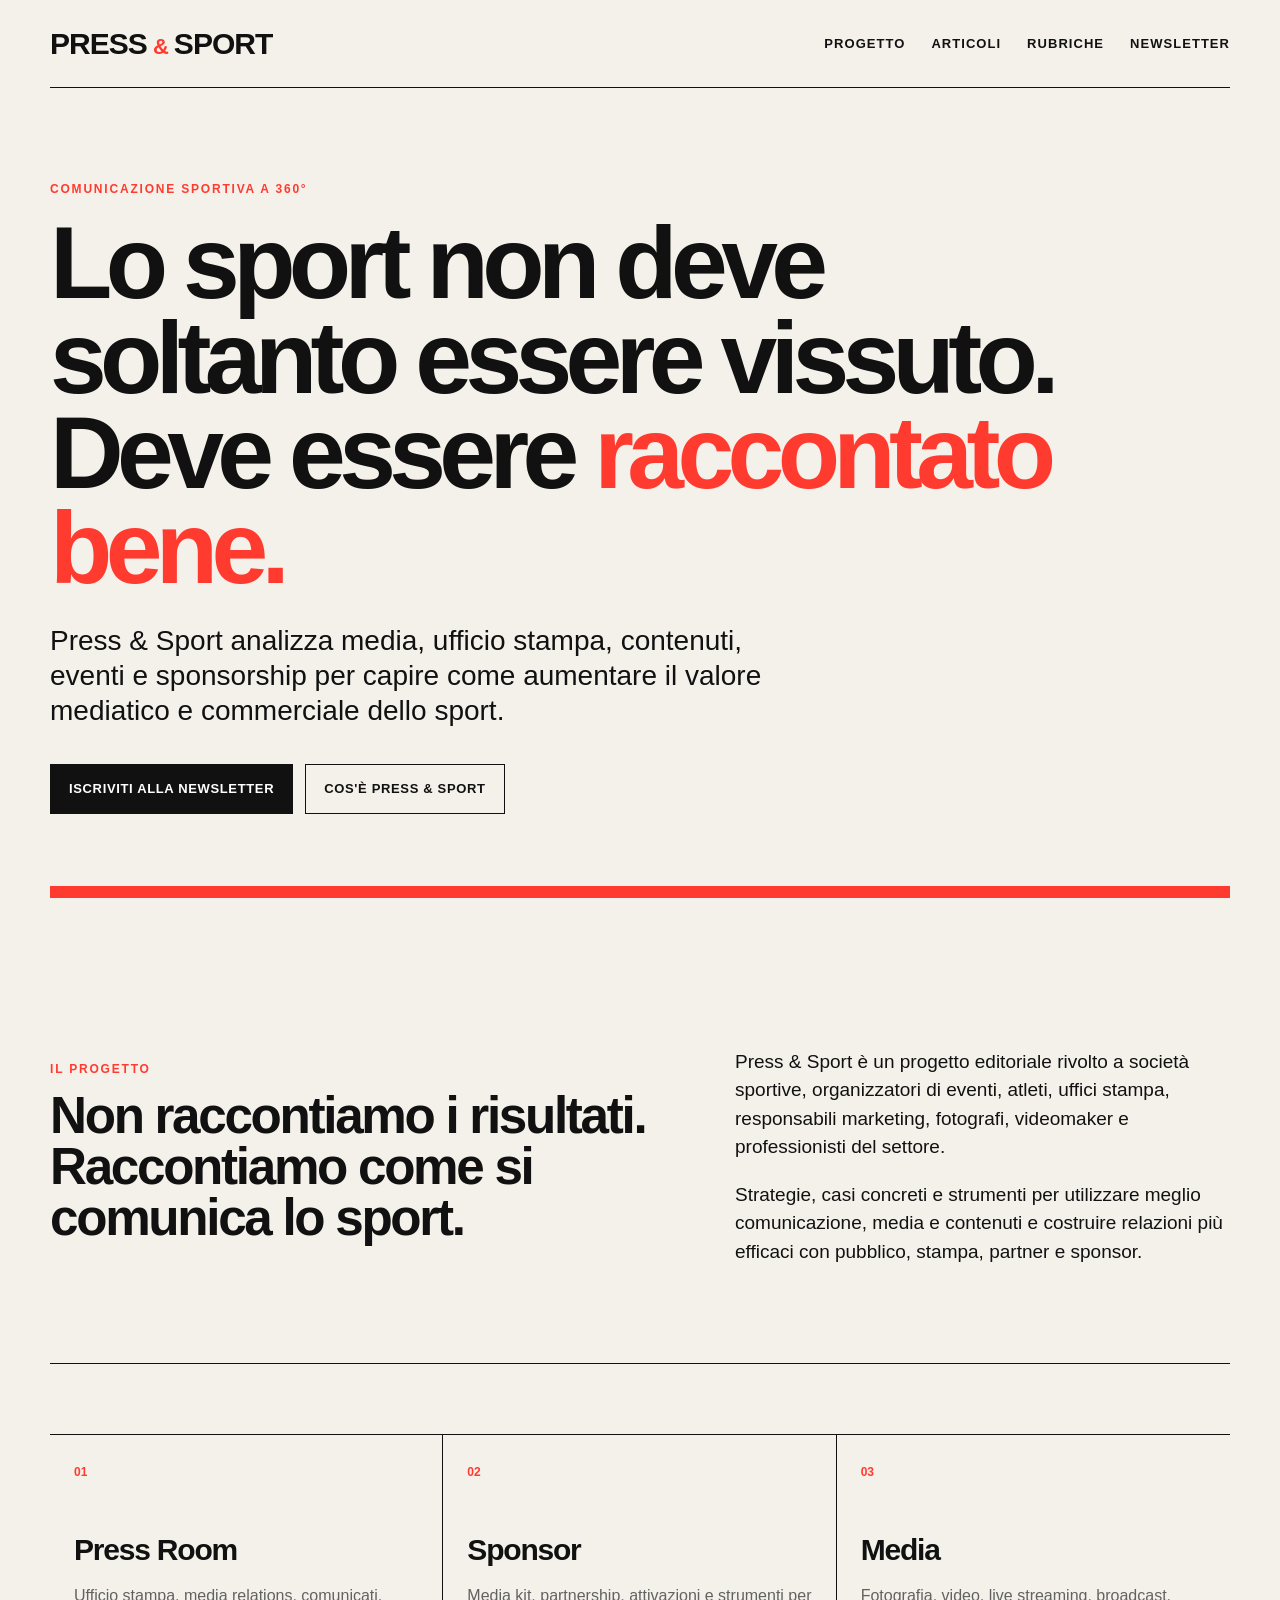
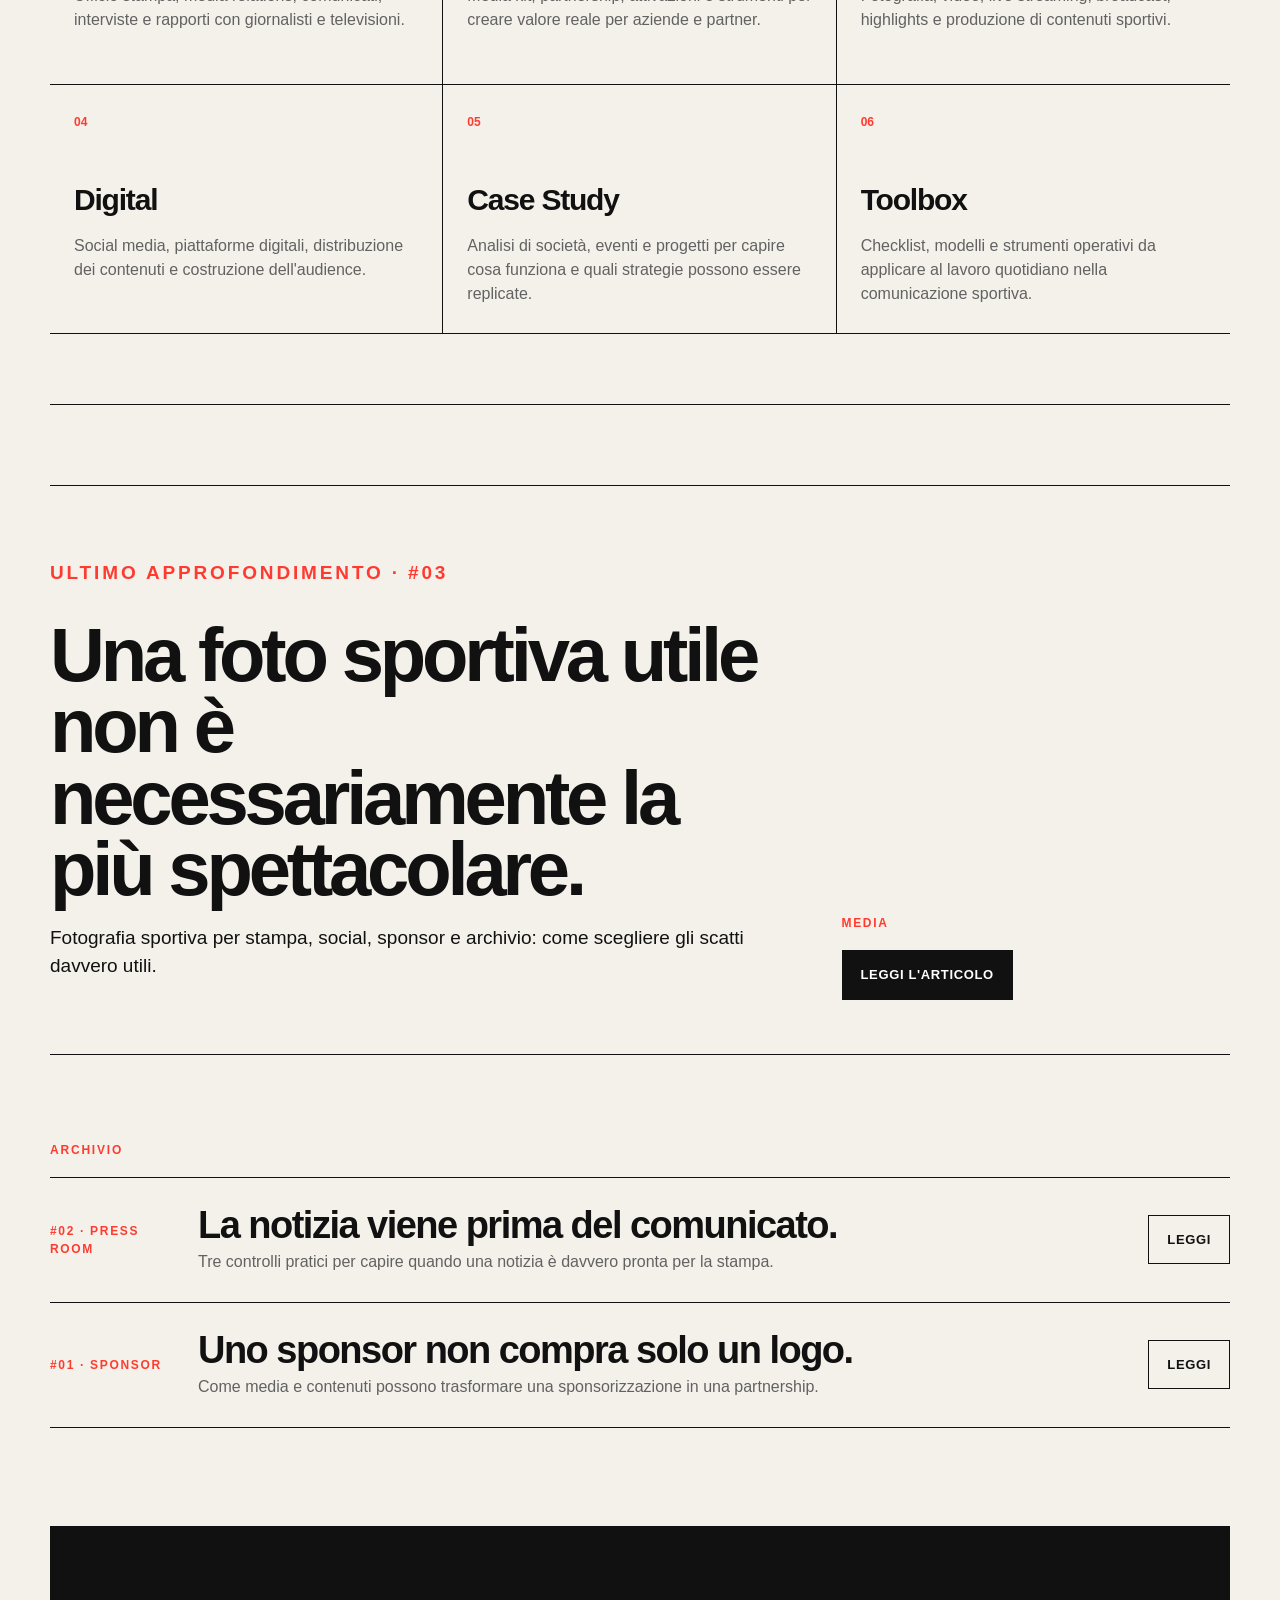
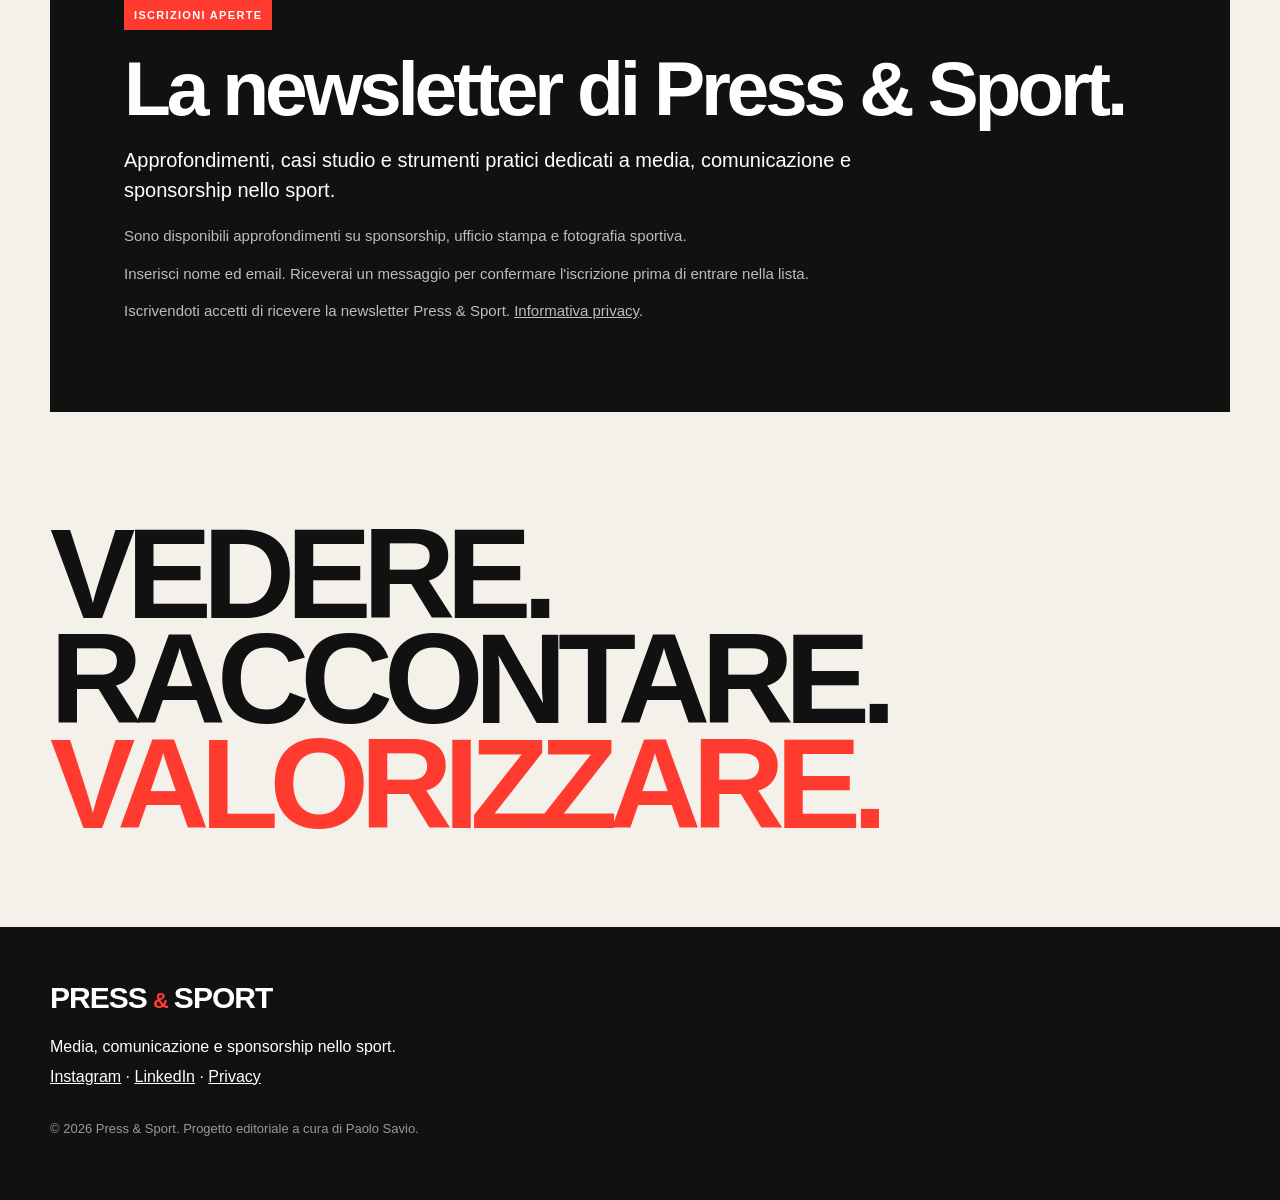
<file: index.html>
<!doctype html>
<html lang="it">
<head>
  <meta charset="utf-8">
  <meta name="viewport" content="width=device-width, initial-scale=1">
  <title>Press & Sport — Comunicazione e sponsorship nello sport</title>
  <meta name="description" content="Press & Sport è un progetto editoriale dedicato a media, comunicazione e sponsorship nello sport.">
  <meta name="theme-color" content="#111111">
  <meta name="robots" content="index,follow,max-image-preview:large">
  <link rel="canonical" href="https://pressandsport.it/">
  <link rel="icon" href="/assets/press-sport-logo.svg" type="image/svg+xml">
  <meta property="og:type" content="website">
  <meta property="og:site_name" content="Press & Sport">
  <meta property="og:title" content="Press & Sport — Media, comunicazione e sponsorship nello sport">
  <meta property="og:description" content="Strategie, casi concreti e strumenti per comunicare meglio lo sport.">
  <meta property="og:url" content="https://pressandsport.it/">
  <meta property="og:image" content="https://pressandsport.it/assets/press-sport-share.svg">
  <meta property="og:image:width" content="1200">
  <meta property="og:image:height" content="630">
  <meta name="twitter:card" content="summary_large_image">
  <meta name="twitter:image" content="https://pressandsport.it/assets/press-sport-share.svg">
  <link rel="stylesheet" href="styles.css">
  <script type="application/ld+json">
  {
    "@context":"https://schema.org",
    "@type":"WebSite",
    "name":"Press & Sport",
    "url":"https://pressandsport.it/",
    "description":"Progetto editoriale dedicato a media, comunicazione e sponsorship nello sport.",
    "publisher":{
      "@type":"Organization",
      "name":"Press & Sport",
      "url":"https://pressandsport.it/",
      "logo":"https://pressandsport.it/assets/press-sport-logo.svg",
      "sameAs":[
        "https://www.instagram.com/pressandsport/",
        "https://www.linkedin.com/company/146625659"
      ]
    }
  }
  </script>
  <script>
    (function (s, e, n, d, er) {
      s['Sender'] = er;
      s[er] = s[er] || function () {
        (s[er].q = s[er].q || []).push(arguments)
      }, s[er].l = 1 * new Date();
      s[er].on = function(event, callback) {
        s[er].listeners = s[er].listeners || {};
        (s[er].listeners[event] = s[er].listeners[event] || []).push(callback);
      };
      var a = e.createElement(n),
          m = e.getElementsByTagName(n)[0];
      a.async = 1;
      a.src = d;
      m.parentNode.insertBefore(a, m)
    })(window, document, 'script', 'https://cdn.sender.net/accounts_resources/universal.js', 'sender');
    sender('195811047a0242');
  </script>
</head>
<body>
  <header class="site-header">
    <a class="brand" href="#top" aria-label="Press & Sport, home">
      <span class="brand-press">PRESS</span><span class="brand-amp">&amp;</span><span class="brand-sport">SPORT</span>
    </a>
    <nav class="nav" aria-label="Navigazione principale">
      <a href="#progetto">Progetto</a>
      <a href="#articoli">Articoli</a>
      <a href="#rubriche">Rubriche</a>
      <a href="#newsletter">Newsletter</a>
    </nav>
  </header>

  <main id="top">
    <section class="hero">
      <div class="hero-kicker">COMUNICAZIONE SPORTIVA A 360°</div>
      <h1>Lo sport non deve soltanto essere vissuto.<br>Deve essere <span>raccontato bene.</span></h1>
      <p class="hero-copy">
        Press &amp; Sport analizza media, ufficio stampa, contenuti, eventi e sponsorship
        per capire come aumentare il valore mediatico e commerciale dello sport.
      </p>
      <div class="hero-actions">
        <a class="button primary" href="#newsletter">Iscriviti alla newsletter</a>
        <a class="button secondary" href="#progetto">Cos'è Press &amp; Sport</a>
      </div>
      <div class="hero-line" aria-hidden="true"></div>
    </section>

    <section class="intro" id="progetto">
      <div>
        <p class="section-label">IL PROGETTO</p>
        <h2>Non raccontiamo i risultati.<br>Raccontiamo come si comunica lo sport.</h2>
      </div>
      <div class="intro-copy">
        <p>
          Press &amp; Sport è un progetto editoriale rivolto a società sportive, organizzatori di eventi,
          atleti, uffici stampa, responsabili marketing, fotografi, videomaker e professionisti del settore.
        </p>
        <p>
          Strategie, casi concreti e strumenti per utilizzare meglio comunicazione, media e contenuti
          e costruire relazioni più efficaci con pubblico, stampa, partner e sponsor.
        </p>
      </div>
    </section>

    <section class="topics" id="rubriche">
      <article>
        <span>01</span>
        <h3>Press Room</h3>
        <p>Ufficio stampa, media relations, comunicati, interviste e rapporti con giornalisti e televisioni.</p>
      </article>
      <article>
        <span>02</span>
        <h3>Sponsor</h3>
        <p>Media kit, partnership, attivazioni e strumenti per creare valore reale per aziende e partner.</p>
      </article>
      <article>
        <span>03</span>
        <h3>Media</h3>
        <p>Fotografia, video, live streaming, broadcast, highlights e produzione di contenuti sportivi.</p>
      </article>
      <article>
        <span>04</span>
        <h3>Digital</h3>
        <p>Social media, piattaforme digitali, distribuzione dei contenuti e costruzione dell'audience.</p>
      </article>
      <article>
        <span>05</span>
        <h3>Case Study</h3>
        <p>Analisi di società, eventi e progetti per capire cosa funziona e quali strategie possono essere replicate.</p>
      </article>
      <article>
        <span>06</span>
        <h3>Toolbox</h3>
        <p>Checklist, modelli e strumenti operativi da applicare al lavoro quotidiano nella comunicazione sportiva.</p>
      </article>
    </section>

    <section class="featured-article" id="articoli">
      <p class="section-label">ULTIMO APPROFONDIMENTO · #03</p>
      <div class="featured-article-grid">
        <div>
          <h2>Una foto sportiva utile non è necessariamente la più spettacolare.</h2>
          <p>Fotografia sportiva per stampa, social, sponsor e archivio: come scegliere gli scatti davvero utili.</p>
        </div>
        <div class="featured-article-action">
          <span>MEDIA</span>
          <a class="button primary" href="articoli/una-foto-sportiva-utile-non-e-necessariamente-la-piu-spettacolare.html">Leggi l'articolo</a>
        </div>
      </div>
    </section>

    <section class="article-archive" aria-label="Archivio articoli">
      <p class="section-label">ARCHIVIO</p>
      <div class="article-list">
        <article>
          <span class="article-number">#02 · PRESS ROOM</span>
          <div>
            <h3>La notizia viene prima del comunicato.</h3>
            <p>Tre controlli pratici per capire quando una notizia è davvero pronta per la stampa.</p>
          </div>
          <a class="button secondary" href="articoli/la-notizia-viene-prima-del-comunicato.html">Leggi</a>
        </article>
        <article>
          <span class="article-number">#01 · SPONSOR</span>
          <div>
            <h3>Uno sponsor non compra solo un logo.</h3>
            <p>Come media e contenuti possono trasformare una sponsorizzazione in una partnership.</p>
          </div>
          <a class="button secondary" href="articoli/uno-sponsor-non-compra-solo-un-logo.html">Leggi</a>
        </article>
      </div>
    </section>

    <section class="newsletter" id="newsletter">
      <div class="newsletter-badge">ISCRIZIONI APERTE</div>
      <h2>La newsletter di Press &amp; Sport.</h2>
      <p>
        Approfondimenti, casi studio e strumenti pratici dedicati a media, comunicazione e sponsorship nello sport.
      </p>
      <p class="newsletter-note">Sono disponibili approfondimenti su sponsorship, ufficio stampa e fotografia sportiva.</p>
      <p class="newsletter-note">
        Inserisci nome ed email. Riceverai un messaggio per confermare l'iscrizione prima di entrare nella lista.
      </p>
      <div style="text-align: left" class="sender-form-field" data-sender-form-id="bqxvOr"></div>
      <p class="newsletter-note">
        Iscrivendoti accetti di ricevere la newsletter Press &amp; Sport. <a href="privacy.html">Informativa privacy</a>.
      </p>
    </section>

    <section class="manifesto">
      <p>VEDERE.</p>
      <p>RACCONTARE.</p>
      <p class="accent">VALORIZZARE.</p>
    </section>
  </main>

  <footer>
    <div class="brand footer-brand">
      <span class="brand-press">PRESS</span><span class="brand-amp">&amp;</span><span class="brand-sport">SPORT</span>
    </div>
    <p>Media, comunicazione e sponsorship nello sport.</p>
    <p class="social-links"><a href="https://www.instagram.com/pressandsport/" target="_blank" rel="noopener noreferrer">Instagram</a> · <a href="https://www.linkedin.com/company/146625659" target="_blank" rel="noopener noreferrer">LinkedIn</a> · <a href="privacy.html">Privacy</a></p>
    <p class="copyright">© 2026 Press &amp; Sport. Progetto editoriale a cura di Paolo Savio.</p>
  </footer>
</body>
</html>
</file>
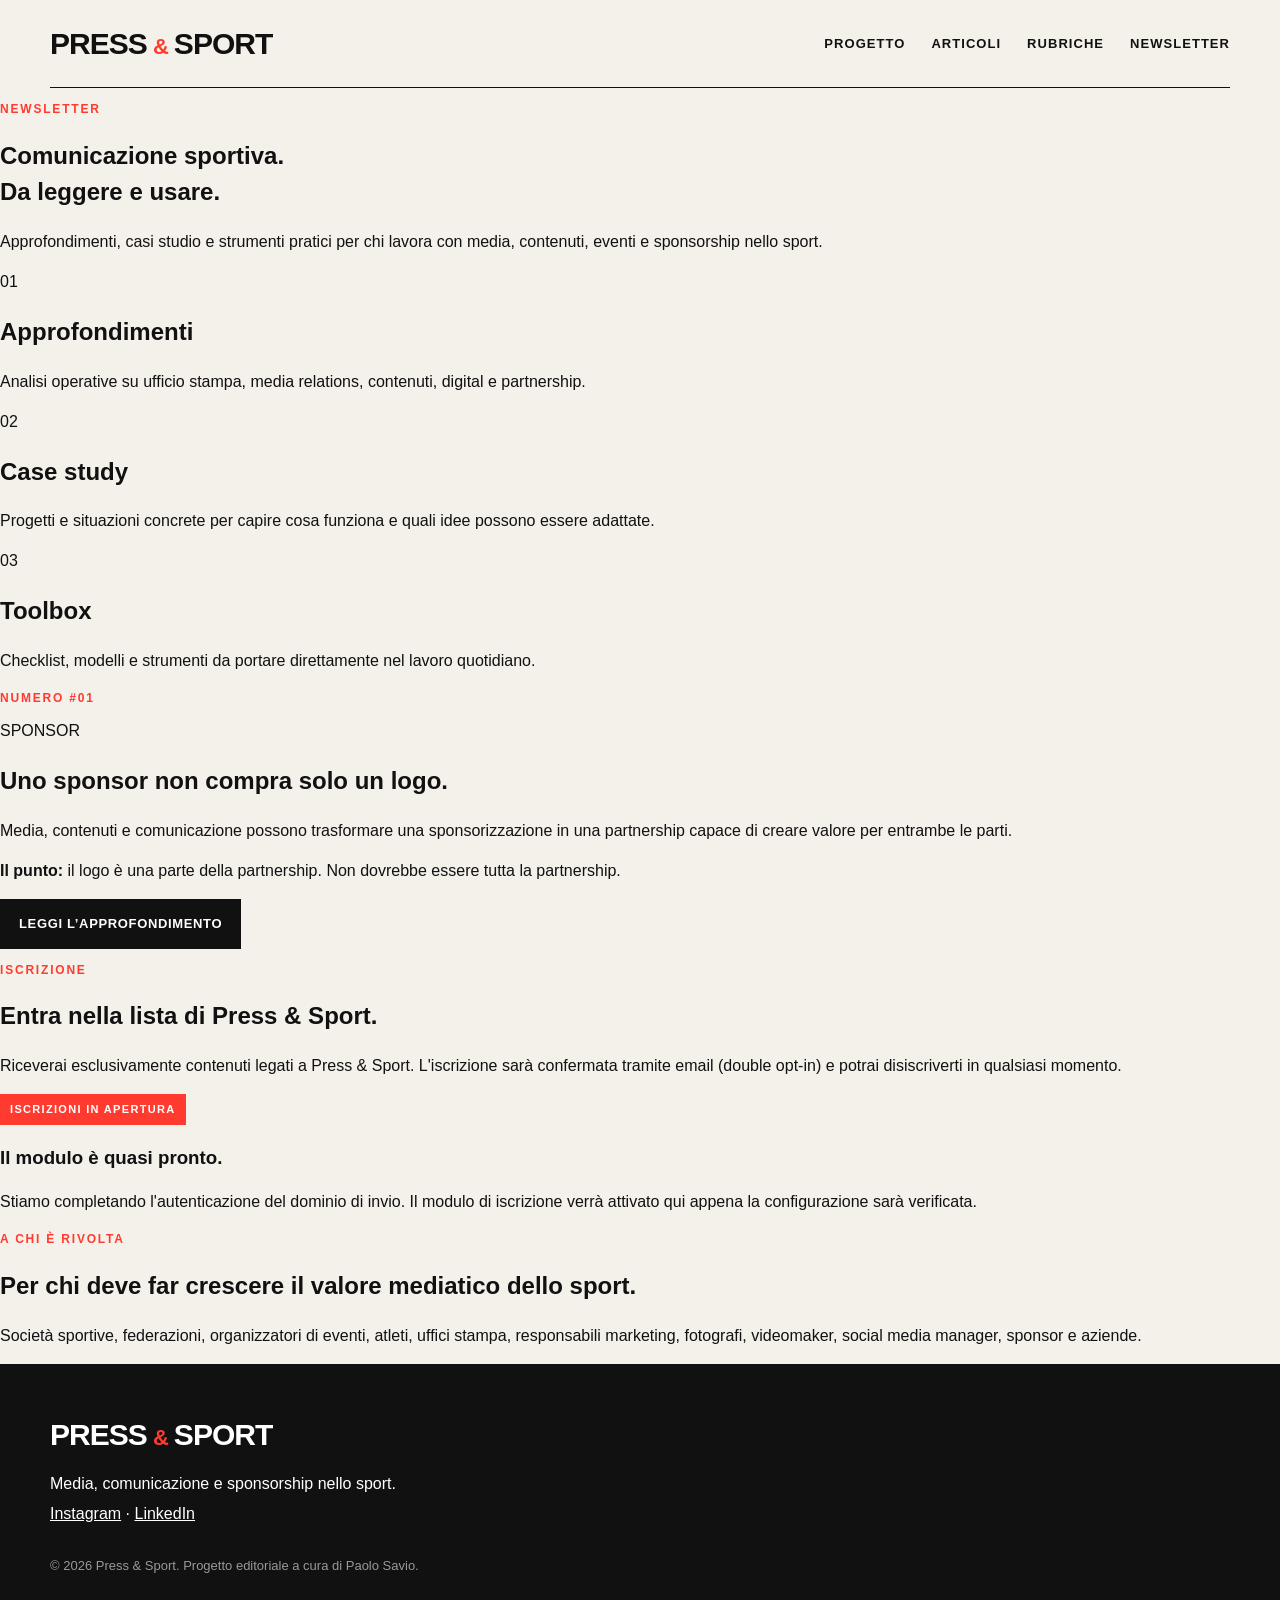
<file: newsletter/index.html>
<!doctype html>
<html lang="it">
<head>
  <meta charset="utf-8">
  <meta name="viewport" content="width=device-width, initial-scale=1">
  <title>Newsletter — Press & Sport</title>
  <meta name="description" content="La newsletter di Press & Sport: approfondimenti, casi studio e strumenti pratici su media, comunicazione e sponsorship nello sport.">
  <meta name="theme-color" content="#111111">
  <link rel="stylesheet" href="../styles.css">
</head>
<body>
  <header class="site-header">
    <a class="brand" href="../index.html" aria-label="Press & Sport, home">
      <span class="brand-press">PRESS</span><span class="brand-amp">&amp;</span><span class="brand-sport">SPORT</span>
    </a>
    <nav class="nav" aria-label="Navigazione principale">
      <a href="../index.html#progetto">Progetto</a>
      <a href="../index.html#articoli">Articoli</a>
      <a href="../index.html#rubriche">Rubriche</a>
      <a href="./" aria-current="page">Newsletter</a>
    </nav>
  </header>

  <main class="newsletter-page">
    <section class="newsletter-hero">
      <p class="section-label">NEWSLETTER</p>
      <h1>Comunicazione sportiva.<br><span>Da leggere e usare.</span></h1>
      <p class="newsletter-hero-copy">
        Approfondimenti, casi studio e strumenti pratici per chi lavora con media,
        contenuti, eventi e sponsorship nello sport.
      </p>
    </section>

    <section class="newsletter-benefits" aria-label="Contenuti della newsletter">
      <article>
        <span>01</span>
        <h2>Approfondimenti</h2>
        <p>Analisi operative su ufficio stampa, media relations, contenuti, digital e partnership.</p>
      </article>
      <article>
        <span>02</span>
        <h2>Case study</h2>
        <p>Progetti e situazioni concrete per capire cosa funziona e quali idee possono essere adattate.</p>
      </article>
      <article>
        <span>03</span>
        <h2>Toolbox</h2>
        <p>Checklist, modelli e strumenti da portare direttamente nel lavoro quotidiano.</p>
      </article>
    </section>

    <section class="newsletter-issue" aria-labelledby="issue-01-title">
      <div class="newsletter-issue-meta">
        <p class="section-label">NUMERO #01</p>
        <span>SPONSOR</span>
      </div>
      <div class="newsletter-issue-grid">
        <div>
          <h2 id="issue-01-title">Uno sponsor non compra solo un logo.</h2>
          <p>
            Media, contenuti e comunicazione possono trasformare una sponsorizzazione
            in una partnership capace di creare valore per entrambe le parti.
          </p>
        </div>
        <div class="newsletter-issue-action">
          <p><strong>Il punto:</strong> il logo è una parte della partnership. Non dovrebbe essere tutta la partnership.</p>
          <a class="button primary" href="../articoli/uno-sponsor-non-compra-solo-un-logo.html">Leggi l’approfondimento</a>
        </div>
      </div>
    </section>

    <section class="newsletter-signup" id="iscrizione">
      <div class="newsletter-signup-copy">
        <p class="section-label">ISCRIZIONE</p>
        <h2>Entra nella lista di Press &amp; Sport.</h2>
        <p>
          Riceverai esclusivamente contenuti legati a Press &amp; Sport. L'iscrizione sarà
          confermata tramite email (double opt-in) e potrai disiscriverti in qualsiasi momento.
        </p>
      </div>

      <div class="newsletter-form-shell">
        <div class="newsletter-badge">ISCRIZIONI IN APERTURA</div>
        <h3>Il modulo è quasi pronto.</h3>
        <p>
          Stiamo completando l'autenticazione del dominio di invio. Il modulo di iscrizione
          verrà attivato qui appena la configurazione sarà verificata.
        </p>

        <!--
          SENDER EMBED
          Dopo la pubblicazione del form in Sender sostituire questo blocco con
          il codice embed esatto fornito da Sender (form + script).
        -->
        <div id="sender-form-mount" aria-live="polite"></div>
      </div>
    </section>

    <section class="newsletter-audience">
      <p class="section-label">A CHI È RIVOLTA</p>
      <h2>Per chi deve far crescere il valore mediatico dello sport.</h2>
      <p>
        Società sportive, federazioni, organizzatori di eventi, atleti, uffici stampa,
        responsabili marketing, fotografi, videomaker, social media manager, sponsor e aziende.
      </p>
    </section>
  </main>

  <footer>
    <div class="brand footer-brand">
      <span class="brand-press">PRESS</span><span class="brand-amp">&amp;</span><span class="brand-sport">SPORT</span>
    </div>
    <p>Media, comunicazione e sponsorship nello sport.</p>
    <p class="social-links"><a href="https://www.instagram.com/pressandsport/" target="_blank" rel="noopener noreferrer">Instagram</a> · <a href="https://www.linkedin.com/company/146625659" target="_blank" rel="noopener noreferrer">LinkedIn</a></p>
    <p class="copyright">© 2026 Press &amp; Sport. Progetto editoriale a cura di Paolo Savio.</p>
  </footer>
</body>
</html>
</file>
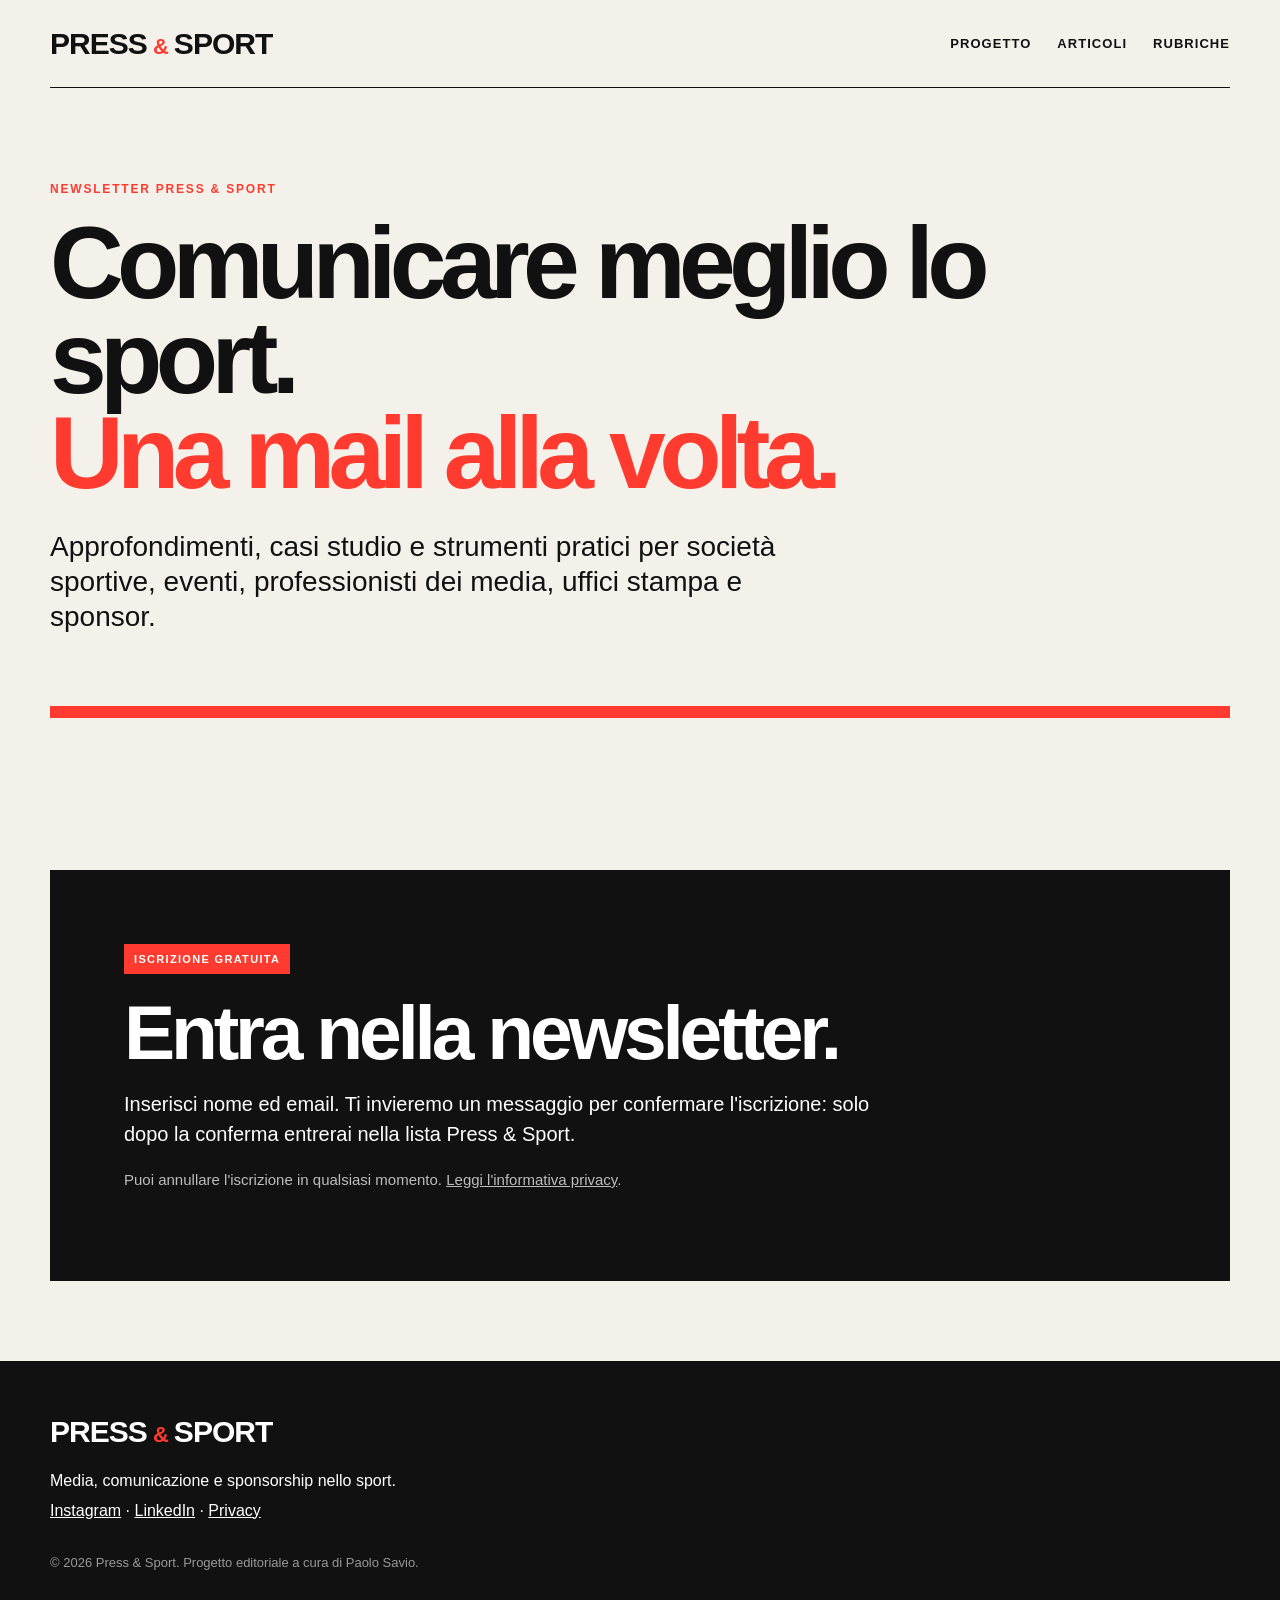
<file: iscriviti.html>
<!doctype html>
<html lang="it">
<head>
  <meta charset="utf-8">
  <meta name="viewport" content="width=device-width, initial-scale=1">
  <title>Iscriviti alla newsletter — Press & Sport</title>
  <meta name="description" content="Iscriviti alla newsletter Press & Sport: approfondimenti pratici su media, comunicazione e sponsorship nello sport.">
  <meta name="theme-color" content="#111111">
  <meta name="robots" content="index,follow">
  <link rel="canonical" href="https://pressandsport.it/iscriviti.html">
  <link rel="icon" href="/assets/press-sport-logo.svg" type="image/svg+xml">
  <meta property="og:type" content="website">
  <meta property="og:title" content="Iscriviti alla newsletter — Press & Sport">
  <meta property="og:description" content="Approfondimenti pratici su media, comunicazione e sponsorship nello sport.">
  <meta property="og:url" content="https://pressandsport.it/iscriviti.html">
  <meta property="og:image" content="https://pressandsport.it/assets/press-sport-share.svg">
  <meta name="twitter:card" content="summary_large_image">
  <meta name="twitter:image" content="https://pressandsport.it/assets/press-sport-share.svg">
  <script type="application/ld+json">
  {
    "@context":"https://schema.org",
    "@type":"WebPage",
    "name":"Iscriviti alla newsletter — Press & Sport",
    "url":"https://pressandsport.it/iscriviti.html",
    "description":"Iscriviti alla newsletter Press & Sport: approfondimenti pratici su media, comunicazione e sponsorship nello sport.",
    "isPartOf":{"@type":"WebSite","name":"Press & Sport","url":"https://pressandsport.it/"},
    "publisher":{"@type":"Organization","name":"Press & Sport","url":"https://pressandsport.it/","logo":"https://pressandsport.it/assets/press-sport-logo.svg"}
  }
  </script>
  <link rel="stylesheet" href="styles.css">
  <script>
    (function (s, e, n, d, er) {
      s['Sender'] = er;
      s[er] = s[er] || function () {
        (s[er].q = s[er].q || []).push(arguments)
      }, s[er].l = 1 * new Date();
      s[er].on = function(event, callback) {
        s[er].listeners = s[er].listeners || {};
        (s[er].listeners[event] = s[er].listeners[event] || []).push(callback);
      };
      var a = e.createElement(n),
          m = e.getElementsByTagName(n)[0];
      a.async = 1;
      a.src = d;
      m.parentNode.insertBefore(a, m)
    })(window, document, 'script', 'https://cdn.sender.net/accounts_resources/universal.js', 'sender');
    sender('195811047a0242');
  </script>
</head>
<body>
  <header class="site-header">
    <a class="brand" href="index.html" aria-label="Press & Sport, home">
      <span class="brand-press">PRESS</span><span class="brand-amp">&amp;</span><span class="brand-sport">SPORT</span>
    </a>
    <nav class="nav" aria-label="Navigazione principale">
      <a href="index.html#progetto">Progetto</a>
      <a href="index.html#articoli">Articoli</a>
      <a href="index.html#rubriche">Rubriche</a>
    </nav>
  </header>

  <main>
    <section class="hero">
      <div class="hero-kicker">NEWSLETTER PRESS &amp; SPORT</div>
      <h1>Comunicare meglio lo sport.<br><span>Una mail alla volta.</span></h1>
      <p class="hero-copy">Approfondimenti, casi studio e strumenti pratici per società sportive, eventi, professionisti dei media, uffici stampa e sponsor.</p>
      <div class="hero-line" aria-hidden="true"></div>
    </section>

    <section class="newsletter" id="newsletter">
      <div class="newsletter-badge">ISCRIZIONE GRATUITA</div>
      <h2>Entra nella newsletter.</h2>
      <p>Inserisci nome ed email. Ti invieremo un messaggio per confermare l'iscrizione: solo dopo la conferma entrerai nella lista Press &amp; Sport.</p>
      <div style="text-align: left" class="sender-form-field" data-sender-form-id="bqxvOr"></div>
      <p class="newsletter-note">Puoi annullare l'iscrizione in qualsiasi momento. <a href="privacy.html">Leggi l'informativa privacy</a>.</p>
    </section>
  </main>

  <footer>
    <div class="brand footer-brand">
      <span class="brand-press">PRESS</span><span class="brand-amp">&amp;</span><span class="brand-sport">SPORT</span>
    </div>
    <p>Media, comunicazione e sponsorship nello sport.</p>
    <p class="social-links"><a href="https://www.instagram.com/pressandsport/" target="_blank" rel="noopener noreferrer">Instagram</a> · <a href="https://www.linkedin.com/company/146625659" target="_blank" rel="noopener noreferrer">LinkedIn</a> · <a href="privacy.html">Privacy</a></p>
    <p class="copyright">© 2026 Press &amp; Sport. Progetto editoriale a cura di Paolo Savio.</p>
  </footer>
</body>
</html>
</file>
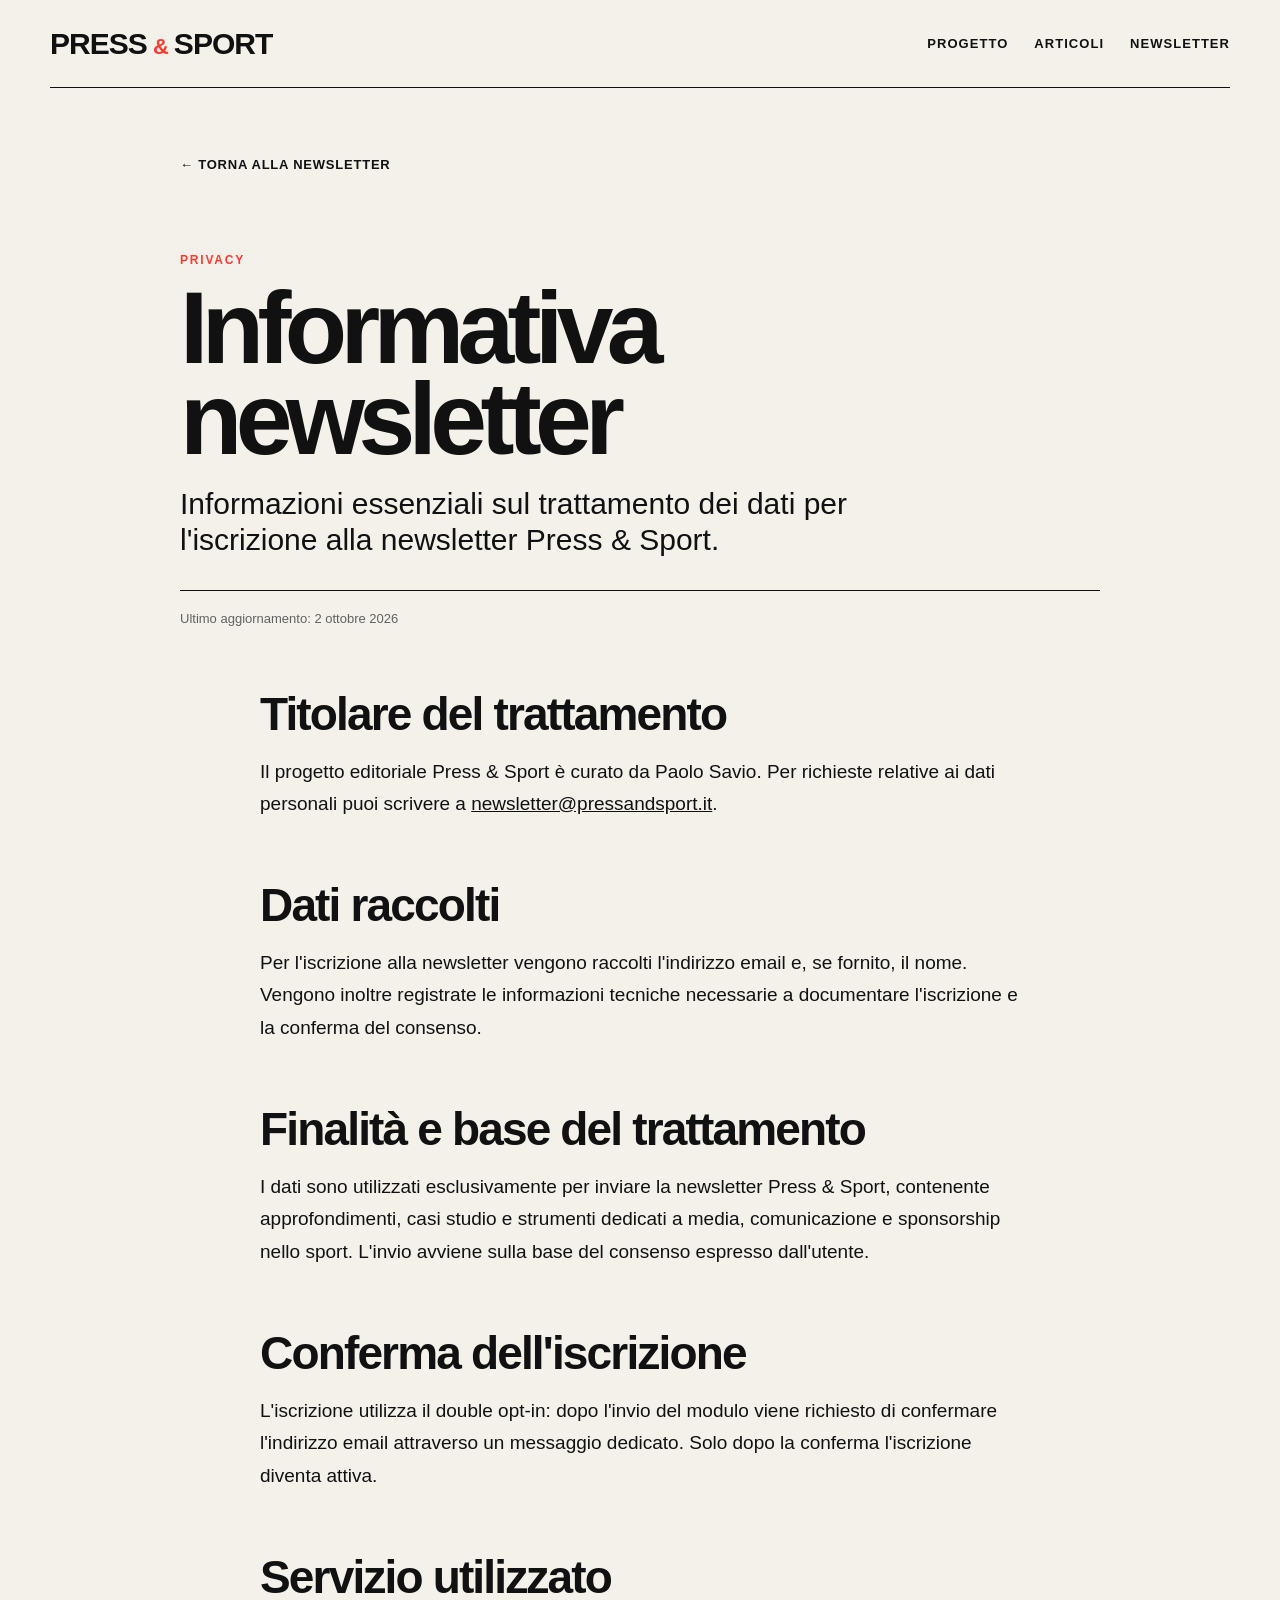
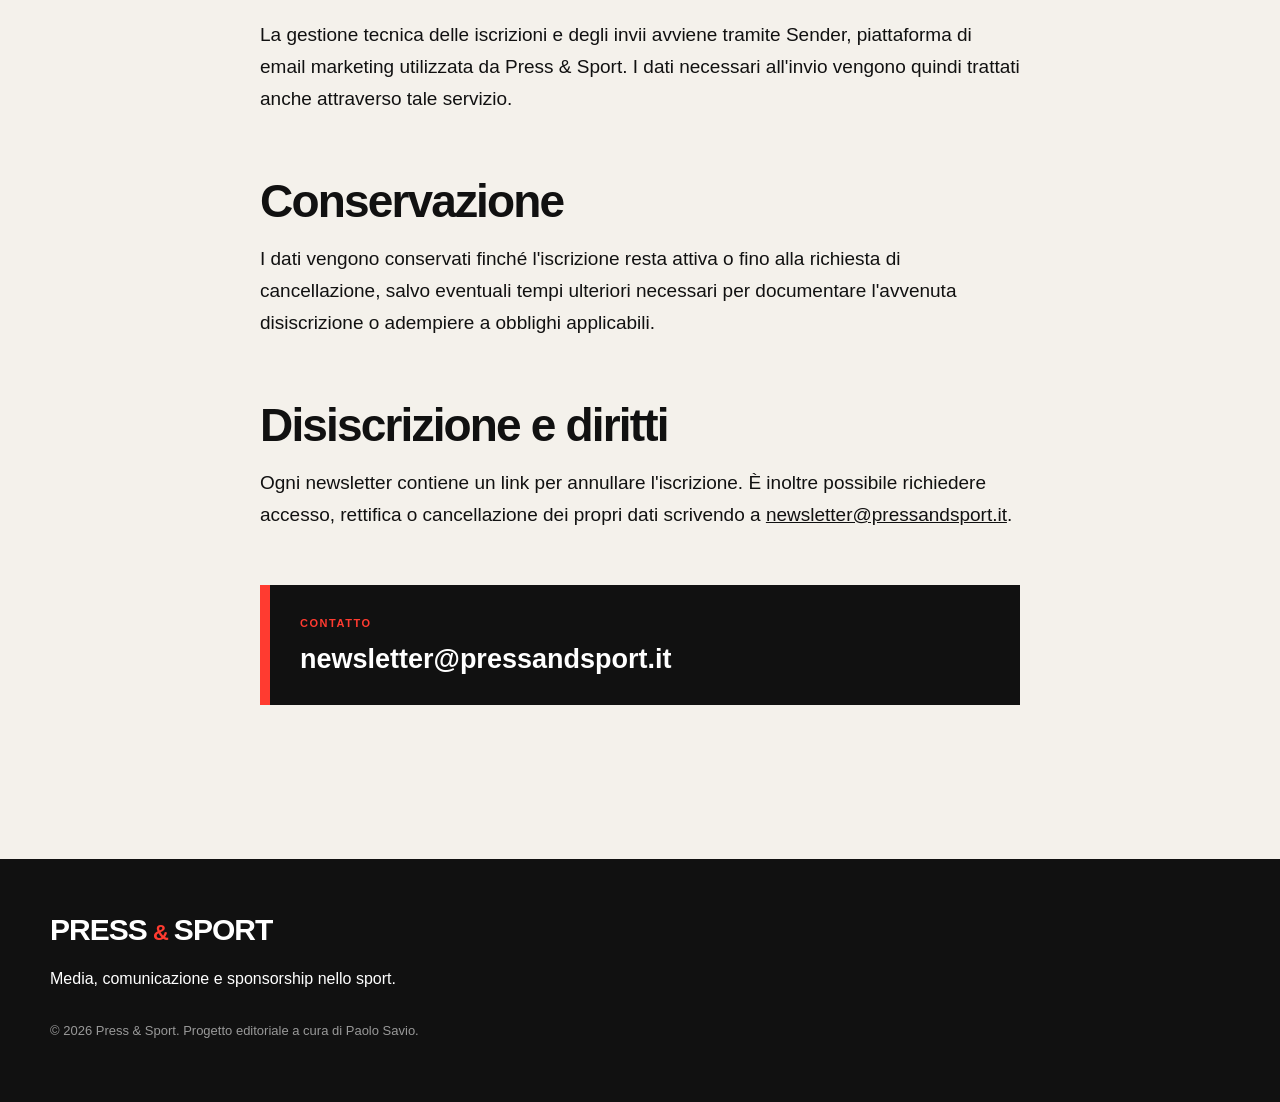
<file: privacy.html>
<!doctype html>
<html lang="it">
<head>
  <meta charset="utf-8">
  <meta name="viewport" content="width=device-width, initial-scale=1">
  <title>Privacy — Press & Sport</title>
  <meta name="description" content="Informativa privacy per la newsletter Press & Sport.">
  <meta name="theme-color" content="#111111">
  <meta name="robots" content="noindex,follow">
  <link rel="canonical" href="https://pressandsport.it/privacy.html">
  <link rel="stylesheet" href="styles.css">
</head>
<body>
  <header class="site-header">
    <a class="brand" href="index.html" aria-label="Press & Sport, home">
      <span class="brand-press">PRESS</span><span class="brand-amp">&amp;</span><span class="brand-sport">SPORT</span>
    </a>
    <nav class="nav" aria-label="Navigazione principale">
      <a href="index.html#progetto">Progetto</a>
      <a href="index.html#articoli">Articoli</a>
      <a href="index.html#newsletter">Newsletter</a>
    </nav>
  </header>

  <main class="article-page">
    <article class="article-shell">
      <a class="article-back" href="index.html#newsletter">← Torna alla newsletter</a>
      <p class="article-kicker">PRIVACY</p>
      <h1>Informativa newsletter</h1>
      <p class="article-deck">Informazioni essenziali sul trattamento dei dati per l'iscrizione alla newsletter Press &amp; Sport.</p>
      <div class="article-meta">Ultimo aggiornamento: 2 ottobre 2026</div>

      <div class="article-body">
        <h2>Titolare del trattamento</h2>
        <p>Il progetto editoriale Press &amp; Sport è curato da Paolo Savio. Per richieste relative ai dati personali puoi scrivere a <a href="mailto:newsletter@pressandsport.it">newsletter@pressandsport.it</a>.</p>

        <h2>Dati raccolti</h2>
        <p>Per l'iscrizione alla newsletter vengono raccolti l'indirizzo email e, se fornito, il nome. Vengono inoltre registrate le informazioni tecniche necessarie a documentare l'iscrizione e la conferma del consenso.</p>

        <h2>Finalità e base del trattamento</h2>
        <p>I dati sono utilizzati esclusivamente per inviare la newsletter Press &amp; Sport, contenente approfondimenti, casi studio e strumenti dedicati a media, comunicazione e sponsorship nello sport. L'invio avviene sulla base del consenso espresso dall'utente.</p>

        <h2>Conferma dell'iscrizione</h2>
        <p>L'iscrizione utilizza il double opt-in: dopo l'invio del modulo viene richiesto di confermare l'indirizzo email attraverso un messaggio dedicato. Solo dopo la conferma l'iscrizione diventa attiva.</p>

        <h2>Servizio utilizzato</h2>
        <p>La gestione tecnica delle iscrizioni e degli invii avviene tramite Sender, piattaforma di email marketing utilizzata da Press &amp; Sport. I dati necessari all'invio vengono quindi trattati anche attraverso tale servizio.</p>

        <h2>Conservazione</h2>
        <p>I dati vengono conservati finché l'iscrizione resta attiva o fino alla richiesta di cancellazione, salvo eventuali tempi ulteriori necessari per documentare l'avvenuta disiscrizione o adempiere a obblighi applicabili.</p>

        <h2>Disiscrizione e diritti</h2>
        <p>Ogni newsletter contiene un link per annullare l'iscrizione. È inoltre possibile richiedere accesso, rettifica o cancellazione dei propri dati scrivendo a <a href="mailto:newsletter@pressandsport.it">newsletter@pressandsport.it</a>.</p>

        <div class="article-callout">
          <span>CONTATTO</span>
          <strong>newsletter@pressandsport.it</strong>
        </div>
      </div>
    </article>
  </main>

  <footer>
    <div class="brand footer-brand">
      <span class="brand-press">PRESS</span><span class="brand-amp">&amp;</span><span class="brand-sport">SPORT</span>
    </div>
    <p>Media, comunicazione e sponsorship nello sport.</p>
    <p class="copyright">© 2026 Press &amp; Sport. Progetto editoriale a cura di Paolo Savio.</p>
  </footer>
</body>
</html>
</file>
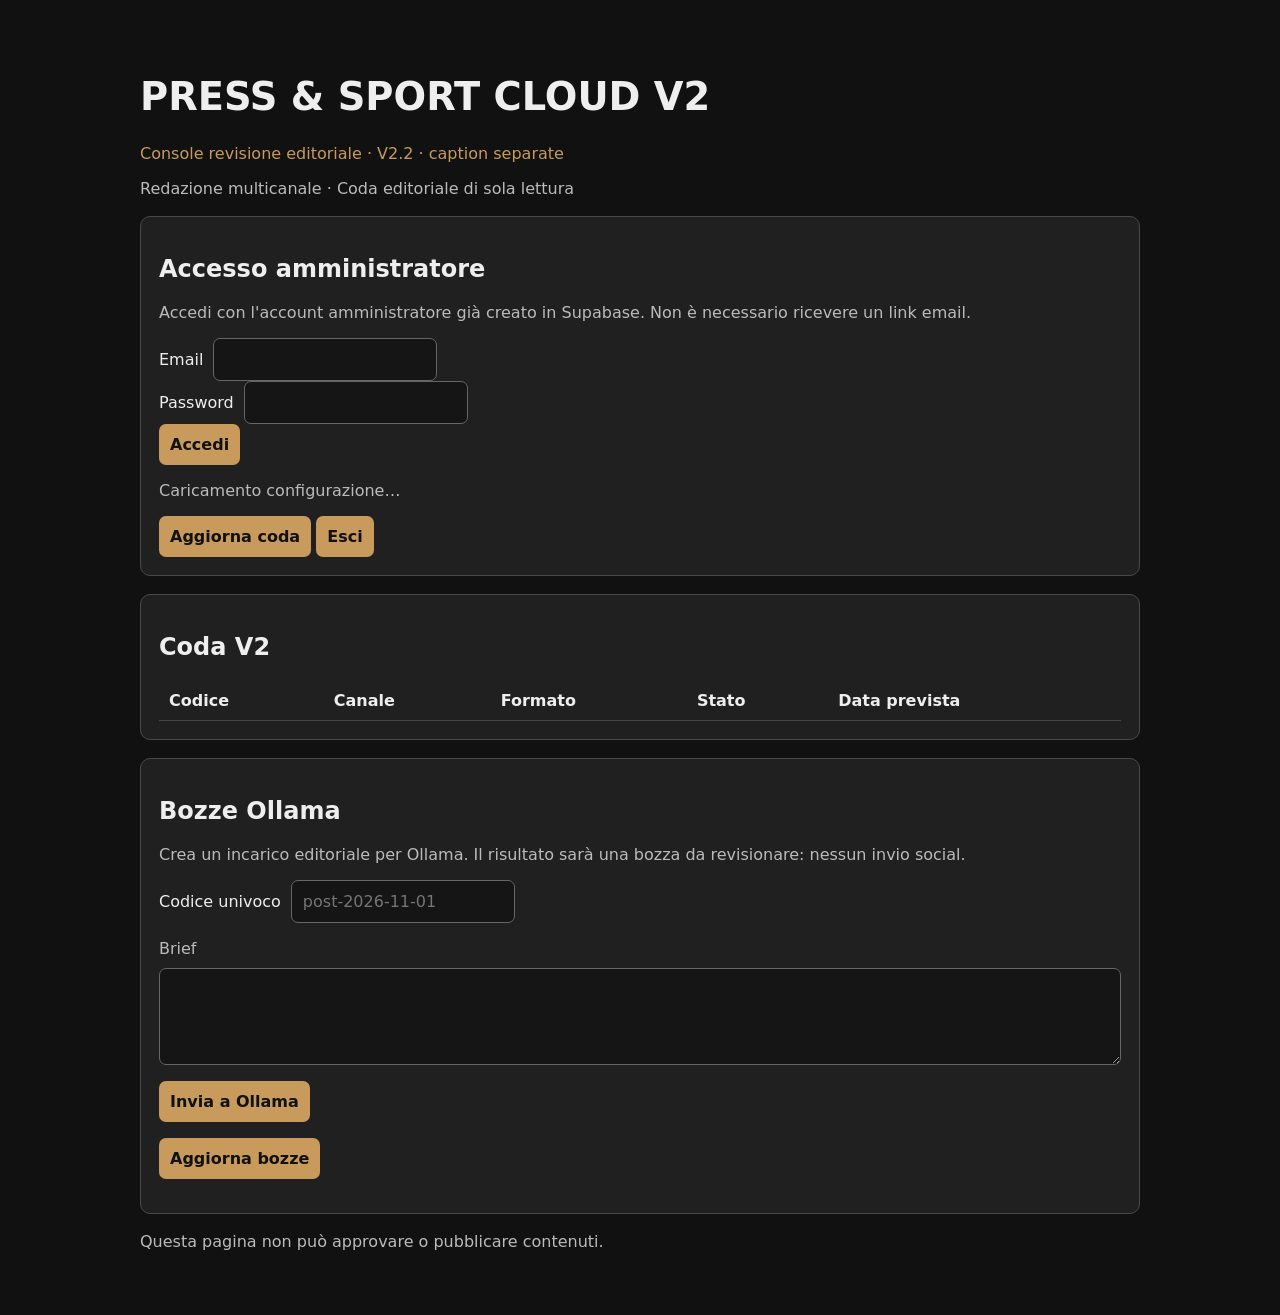
<file: admin/console-v2-editorial.html>
<!doctype html>
<html lang="it"><head><meta charset="utf-8"><meta name="viewport" content="width=device-width,initial-scale=1"><meta name="robots" content="noindex,nofollow"><meta name="referrer" content="no-referrer"><title>Press &amp; Sport Cloud V2 — Revisione editoriale</title>
<style>:root{color-scheme:dark;font:16px system-ui,Arial,sans-serif}body{margin:0;background:#111;color:#eee}main{max-width:1000px;margin:30px auto;padding:18px}h1{font-size:clamp(1.6rem,3.7vw,2.4rem)}section{padding:18px;background:#202020;border:1px solid #494949;border-radius:10px;margin:18px 0}p{color:#bbb}input,button{padding:11px;font:inherit;border-radius:7px}input{background:#151515;color:white;border:1px solid #666}button{background:#c89b5d;color:#111;font-weight:bold;border:0;cursor:pointer}label{display:flex;flex-wrap:wrap;gap:10px;align-items:center}.scroll{overflow-x:auto}table{width:100%;border-collapse:collapse}td,th{text-align:left;padding:10px;border-bottom:1px solid #454545}.status{white-space:pre-wrap}</style></head><body><main><h1>PRESS &amp; SPORT CLOUD V2</h1><p id="build-tag" style="color:#c89b5d">Console revisione editoriale · V2.2 · caption separate</p><p>Redazione multicanale · Coda editoriale di sola lettura</p><section><h2>Accesso amministratore</h2><p>Accedi con l'account amministratore già creato in Supabase. Non è necessario ricevere un link email.</p><form id="login"><label>Email <input id="email" type="email" autocomplete="username" required></label> <label>Password <input id="password" type="password" autocomplete="current-password" required></label> <button type="submit">Accedi</button></form><p id="status" class="status" role="status">Caricamento configurazione…</p><button id="reload" type="button">Aggiorna coda</button> <button id="logout" type="button">Esci</button></section><section><h2>Coda V2</h2><div class="scroll"><table><thead><tr><th>Codice</th><th>Canale</th><th>Formato</th><th>Stato</th><th>Data prevista</th></tr></thead><tbody id="rows"></tbody></table></div></section><section><h2>Bozze Ollama</h2><p>Crea un incarico editoriale per Ollama. Il risultato sarà una bozza da revisionare: nessun invio social.</p><form id="new-job"><label>Codice univoco <input id="job-key" required pattern="[A-Za-z0-9_-]{3,100}" placeholder="post-2026-11-01"></label><p><label>Brief <textarea id="job-brief" required maxlength="12000" rows="5" style="width:100%;background:#151515;color:#fff;border:1px solid #666;border-radius:7px;padding:10px;box-sizing:border-box"></textarea></label></p><button type="submit">Invia a Ollama</button></form><p><button id="refresh-jobs" type="button">Aggiorna bozze</button></p><div id="jobs"></div></section><p>Questa pagina non può approvare o pubblicare contenuti.</p></main>
<script type="module">
import {createClient} from "https://esm.sh/@supabase/supabase-js@2.95.0";
const endpoint="https://acruqsduyucbrkxlqiqi.supabase.co/functions/v1/presssport-v2-queue";
const status=document.getElementById("status"),rows=document.getElementById("rows");
const jobsApi="https://acruqsduyucbrkxlqiqi.supabase.co/functions/v1/presssport-ollama-sync";
const jobsArea=document.getElementById("jobs");
const loginForm=document.getElementById("login");
const queuePanel=document.getElementById("rows");
function showLogin(message="Sessione scaduta o non attiva. Accedi con email e password."){
 loginForm.hidden=false;queuePanel.replaceChildren();jobsArea.textContent="Accedi per visualizzare le bozze Ollama.";note(message);
}
let client;
function note(s){status.textContent=s}
async function refresh(){
 if(!client)return;
 const {data:{session}}=await client.auth.getSession();
 if(!session){showLogin();return}
 try{
  const r=await fetch(endpoint+"?mode=queue",{headers:{"Authorization":"Bearer "+session.access_token},cache:"no-store"});
  if(!r.ok)throw Error("HTTP "+r.status);
  const d=await r.json();rows.replaceChildren();
  for(const item of d.items||[]){const tr=document.createElement("tr");
   for(const field of ["post_key","channel","kind","state","planned_at"]){const td=document.createElement("td");td.textContent=String(item[field]??"—");tr.append(td)}rows.append(tr)}
  loginForm.hidden=true;
  note("Accesso verificato. Contenuti in coda: "+(d.items||[]).length+". Nessuna pubblicazione attiva.");
  await loadJobs();
 }catch(e){note("Coda non disponibile: "+e.message)}
}
try{
 const r=await fetch(endpoint+"?mode=config",{cache:"no-store"});
 if(!r.ok)throw Error("Configurazione: HTTP "+r.status);
 const config=await r.json();
 client=createClient(config.supabase_url,config.publishable_key,{auth:{storageKey:"presssport-v2-web-session",detectSessionInUrl:true,persistSession:true,autoRefreshToken:true}});
 note("Configurazione caricata. Accedi con l'email amministrativa.");
 await refresh();
 client.auth.onAuthStateChange((event)=>{if(event==="SIGNED_OUT")showLogin();});
}catch(e){note("Errore di configurazione: "+e.message)}
async function callJobs(mode,payload={}){
  const {data:{session}}=await client.auth.getSession();
  if(!session){showLogin();throw Error("Sessione non attiva: effettua l’accesso.");}
  const response=await fetch(jobsApi+"?mode="+mode,{method:"POST",headers:{"Content-Type":"application/json","Authorization":"Bearer "+session.access_token},body:JSON.stringify(payload),cache:"no-store"});
  const data=await response.json();if(!response.ok)throw Error(data.error||("HTTP "+response.status));return data;
}
async function loadJobs(){
 try{
  const data=await callJobs("list");jobsArea.replaceChildren();
  if(!data.items?.length){jobsArea.textContent="Nessuna bozza Ollama";return}
  for(const item of data.items){
   const article=document.createElement("article");article.style.cssText="padding:14px 0;border-bottom:1px solid #444";
   const title=document.createElement("h3");title.textContent=item.job_key+" · "+item.state;article.append(title);
   const brief=document.createElement("p");brief.textContent=item.brief;article.append(brief);
   if(item.draft_text){
    const checks=document.createElement("div");
    checks.style.cssText="padding:10px;background:#151515;border:1px solid #555;border-radius:6px;margin:8px 0";
    let issues=[]; let parsed=null;
    try {
      const content=JSON.parse(item.draft_text.trim()); parsed=content;
      const required=["instagram_caption","linkedin_caption","visual_brief","fact_checks","suggested_alt_text"];
      for(const key of required)if(typeof content[key]!=="string"||!content[key].trim())issues.push("Campo assente: "+key);
      if(typeof content.instagram_caption==="string" && (content.instagram_caption.length<450||content.instagram_caption.length>750))issues.push("Instagram: "+content.instagram_caption.length+" caratteri (richiesti 450–750)");
      if(typeof content.linkedin_caption==="string" && (content.linkedin_caption.length<650||content.linkedin_caption.length>1000))issues.push("LinkedIn: "+content.linkedin_caption.length+" caratteri (richiesti 650–1000)");
      if(/verificat[ioe]|tutte le fotografie.*presenti/i.test(String(content.fact_checks||"")))issues.push("Dichiarazioni di verifica non supportate: controllo umano necessario");
      issues.push("Fotografia non selezionata né verificata per questo contenuto");
    } catch {issues.push("Bozza non in JSON valido: revisione strutturale necessaria");}
    const verdict=document.createElement("strong");verdict.textContent=issues.length?"REVISIONE NECESSARIA":"Controlli strutturali superati";
    checks.append(verdict);
    const ul=document.createElement("ul");for(const issue of issues){const li=document.createElement("li");li.textContent=issue;ul.append(li)}checks.append(ul);article.append(checks);
    if(parsed){
      const parts=[["Caption Instagram",parsed.instagram_caption],["Caption LinkedIn",parsed.linkedin_caption],["Indicazioni visual",parsed.visual_brief],["Verifiche dichiarate da Ollama (NON confermate)",parsed.fact_checks],["Testo alternativo proposto",parsed.suggested_alt_text]];
      for(const [heading,value] of parts){
        const section=document.createElement("section");section.style.cssText="background:#161616;border:1px solid #444;padding:12px;margin:10px 0;border-radius:8px";
        const h=document.createElement("h4");h.textContent=heading;section.append(h);
        const body=document.createElement("p");body.style.whiteSpace="pre-wrap";body.textContent=typeof value==="string"?value:"Campo mancante";section.append(body);
        article.append(section);
      }
    } else {
      const pre=document.createElement("div");pre.style.whiteSpace="pre-wrap";pre.textContent=item.draft_text;article.append(pre);
    }
    const asset=document.createElement("div");asset.style.cssText="border:1px dashed #666;padding:12px;border-radius:8px";
    const assetText=document.createElement("p");assetText.textContent="Fotografia: da selezionare e verificare. Gli asset archivio Drive non sono automaticamente associati al post.";asset.append(assetText);
    const drive=document.createElement("a");drive.href="https://drive.google.com/drive/folders/1xOCEw44MoatNs0uSWwsfIMB7xLtZnVS-";drive.target="_blank";drive.rel="noopener noreferrer";drive.textContent="Consulta archivio Press & Sport";asset.append(drive);article.append(asset);
    const notice=document.createElement("p");
    notice.style.cssText="color:#ffcf8b;border-left:3px solid #c89b5d;padding:8px 12px";
    notice.textContent="Bozza AI non verificata: controllare fatti, lunghezza dei testi e immagini originali. Le dichiarazioni di verifica prodotte da Ollama non attestano controlli reali. Nessuna pubblicazione autorizzata.";
    article.append(notice);
   }
   jobsArea.append(article);
  }
 }catch(e){if(!String(e.message).includes("Sessione non attiva"))jobsArea.textContent="Errore caricamento bozze: "+e.message}
}
document.getElementById("refresh-jobs").addEventListener("click",loadJobs);
document.getElementById("new-job").addEventListener("submit",async e=>{
 e.preventDefault();
 try{
  const job_key=document.getElementById("job-key").value.trim();
  const brief=document.getElementById("job-brief").value.trim();
  await callJobs("enqueue",{job_key,brief});note("Incarico inserito in coda: "+job_key);await loadJobs();
 }catch(err){note("Impossibile creare incarico: "+err.message)}
});
document.getElementById("login").addEventListener("submit",async e=>{
 e.preventDefault();if(!client)return;
 try{const {error}=await client.auth.signInWithPassword({email:document.getElementById("email").value.trim(),password:document.getElementById("password").value});
 document.getElementById("password").value="";
 if(error)throw error; await refresh();}catch(error){document.getElementById("password").value="";note("Accesso non riuscito: "+error.message)}
});
document.getElementById("reload").addEventListener("click",refresh);
document.getElementById("logout").addEventListener("click",async()=>{if(client)await client.auth.signOut();rows.replaceChildren();note("Sessione chiusa")});
</script></body></html>
</file>
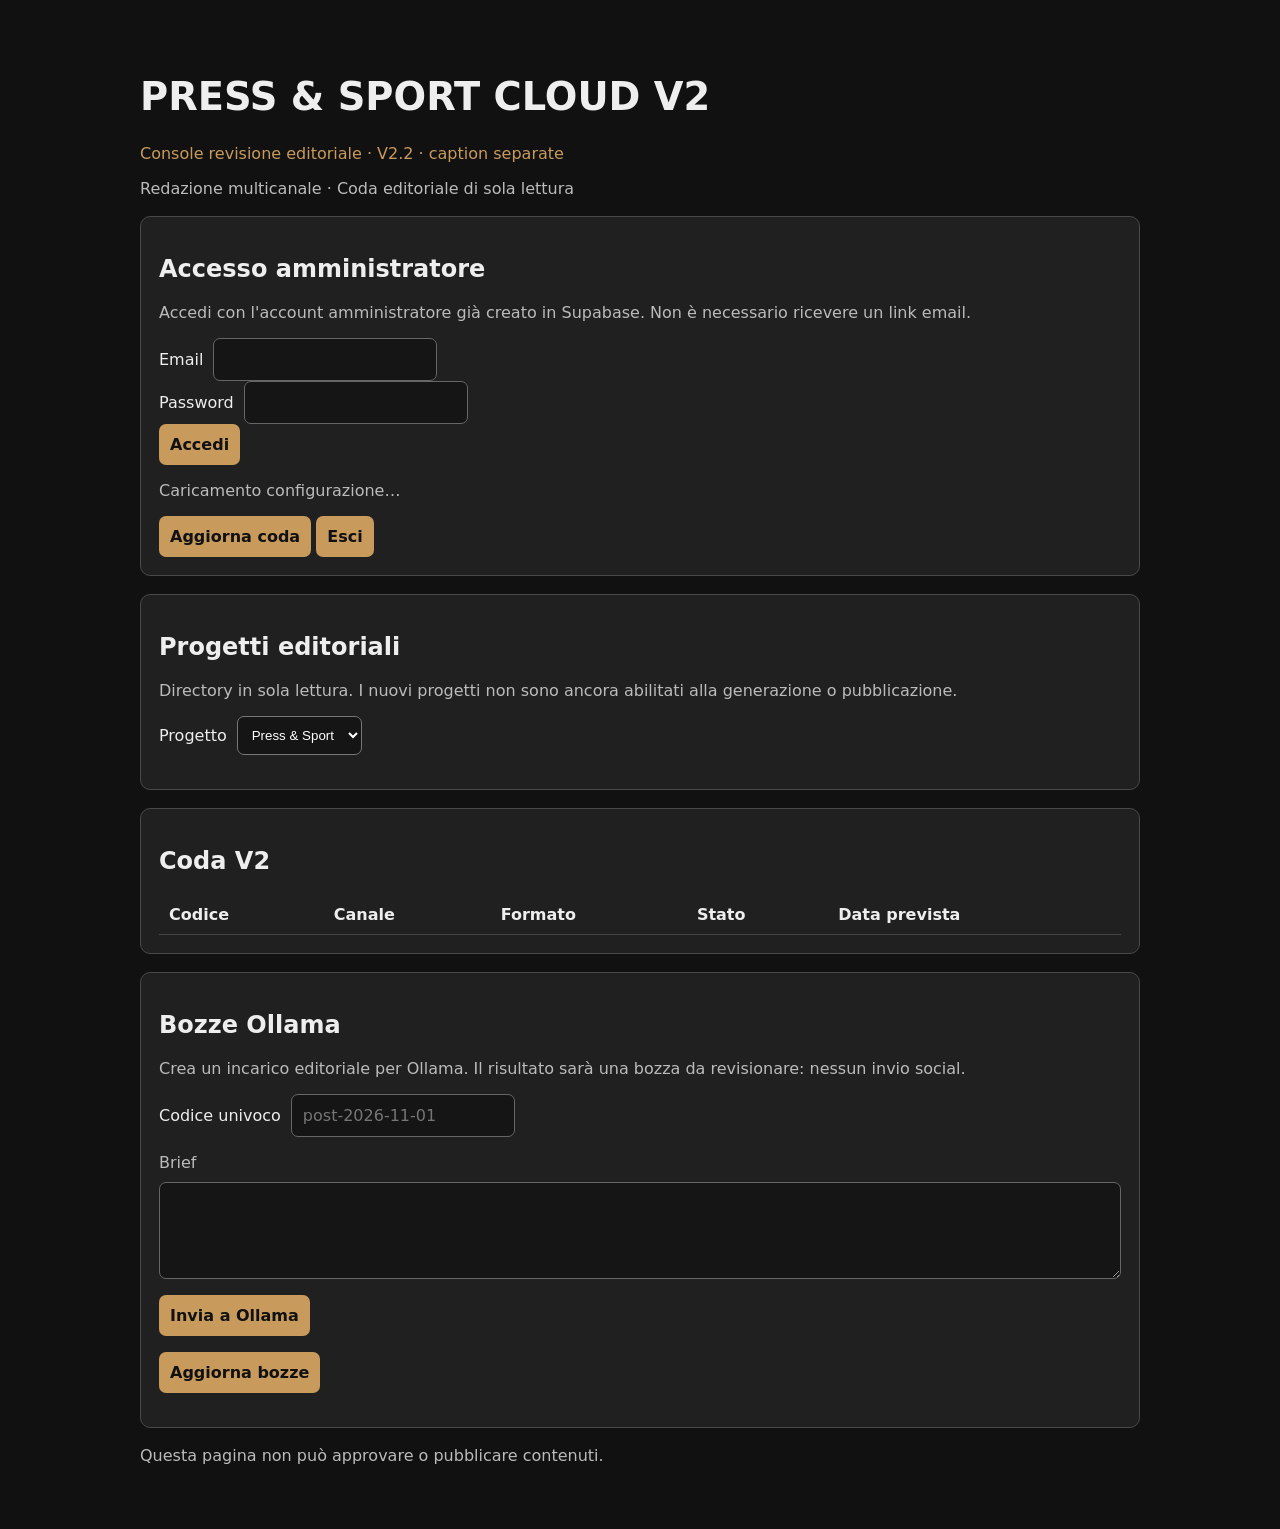
<file: admin/console-v2-review.html>
<!doctype html>
<html lang="it"><head><meta charset="utf-8"><meta name="viewport" content="width=device-width,initial-scale=1"><meta name="robots" content="noindex,nofollow"><meta name="referrer" content="no-referrer"><title>Press &amp; Sport Cloud V2 — Revisione editoriale</title>
<style>:root{color-scheme:dark;font:16px system-ui,Arial,sans-serif}body{margin:0;background:#111;color:#eee}main{max-width:1000px;margin:30px auto;padding:18px}h1{font-size:clamp(1.6rem,3.7vw,2.4rem)}section{padding:18px;background:#202020;border:1px solid #494949;border-radius:10px;margin:18px 0}p{color:#bbb}input,button{padding:11px;font:inherit;border-radius:7px}input{background:#151515;color:white;border:1px solid #666}button{background:#c89b5d;color:#111;font-weight:bold;border:0;cursor:pointer}label{display:flex;flex-wrap:wrap;gap:10px;align-items:center}.scroll{overflow-x:auto}table{width:100%;border-collapse:collapse}td,th{text-align:left;padding:10px;border-bottom:1px solid #454545}.status{white-space:pre-wrap}</style></head><body><main><h1>PRESS &amp; SPORT CLOUD V2</h1><p id="build-tag" style="color:#c89b5d">Console revisione editoriale · V2.2 · caption separate</p><p>Redazione multicanale · Coda editoriale di sola lettura</p><section><h2>Accesso amministratore</h2><p>Accedi con l'account amministratore già creato in Supabase. Non è necessario ricevere un link email.</p><form id="login"><label>Email <input id="email" type="email" autocomplete="username" required></label> <label>Password <input id="password" type="password" autocomplete="current-password" required></label> <button type="submit">Accedi</button></form><p id="status" class="status" role="status">Caricamento configurazione…</p><button id="reload" type="button">Aggiorna coda</button> <button id="logout" type="button">Esci</button></section><section><h2>Progetti editoriali</h2><p>Directory in sola lettura. I nuovi progetti non sono ancora abilitati alla generazione o pubblicazione.</p><label>Progetto <select id="project-selector" style="background:#151515;color:white;padding:10px;border:1px solid #777;border-radius:7px"><option value="press-sport">Press & Sport</option></select></label><p id="selected-project-status"></p><div id="other-project-editor" hidden><h3>Nuovo incarico del progetto</h3><form id="project-job-form"><label>Codice <input id="project-job-key" required pattern="[A-Za-z0-9_-]{3,100}"></label><label>Brief <textarea id="project-job-brief" required maxlength="12000" rows="4" style="width:100%"></textarea></label><button type="submit">Salva nella coda del progetto</button></form><p>Modalità a costo aggiuntivo zero: tracce editoriali locali, scrittura e revisione manuale. Nessuna chiamata ad API AI a pagamento o pubblicazione.</p><div style="display:flex;flex-wrap:wrap;gap:8px;align-items:center;margin:12px 0">
<label>Cerca nella coda <input id="project-job-filter" placeholder="Codice o argomento" autocomplete="off"></label>
<button type="button" id="export-project-drafts">Esporta fino a 50 incarichi (.md)</button>
</div><p id="project-queue-summary" role="status"></p><div id="project-jobs"></div></div><div id="project-directory"></div></section><section><h2>Coda V2</h2><div class="scroll"><table><thead><tr><th>Codice</th><th>Canale</th><th>Formato</th><th>Stato</th><th>Data prevista</th></tr></thead><tbody id="rows"></tbody></table></div></section><section><h2>Bozze Ollama</h2><p>Crea un incarico editoriale per Ollama. Il risultato sarà una bozza da revisionare: nessun invio social.</p><form id="new-job"><label>Codice univoco <input id="job-key" required pattern="[A-Za-z0-9_-]{3,100}" placeholder="post-2026-11-01"></label><p><label>Brief <textarea id="job-brief" required maxlength="12000" rows="5" style="width:100%;background:#151515;color:#fff;border:1px solid #666;border-radius:7px;padding:10px;box-sizing:border-box"></textarea></label></p><button type="submit">Invia a Ollama</button></form><p><button id="refresh-jobs" type="button">Aggiorna bozze</button></p><div id="jobs"></div></section><p>Questa pagina non può approvare o pubblicare contenuti.</p></main>
<script type="module">
import {createClient} from "https://esm.sh/@supabase/supabase-js@2.95.0";
const endpoint="https://acruqsduyucbrkxlqiqi.supabase.co/functions/v1/presssport-v2-queue";
const status=document.getElementById("status"),rows=document.getElementById("rows");
const jobsApi="https://acruqsduyucbrkxlqiqi.supabase.co/functions/v1/presssport-ollama-sync";
const jobsArea=document.getElementById("jobs");
const projectsArea=document.getElementById("project-directory");
const projectSelector=document.getElementById("project-selector");
const projectStatus=document.getElementById("selected-project-status");
const draftPanel=document.getElementById("new-job");
const otherProjectEditor=document.getElementById("other-project-editor");
const projectJobs=document.getElementById("project-jobs");
const projectJobFilter=document.getElementById("project-job-filter");
const projectQueueSummary=document.getElementById("project-queue-summary");
let visibleProjectItems=[];
let loadedProjectSlug="";
const loginForm=document.getElementById("login");
const queuePanel=document.getElementById("rows");
function showLogin(message="Sessione scaduta o non attiva. Accedi con email e password."){
 loginForm.hidden=false;queuePanel.replaceChildren();jobsArea.replaceChildren();projectJobs.replaceChildren();projectsArea.replaceChildren();projectSelector.replaceChildren();otherProjectEditor.hidden=true;visibleProjectItems=[];loadedProjectSlug="";projectQueueSummary.textContent="";note(message);
}
let client;
function note(s){status.textContent=s}
async function refresh(){
 if(!client)return;
 const {data:{session}}=await client.auth.getSession();
 if(!session){showLogin();return}
 try{
  const r=await fetch(endpoint+"?mode=queue",{headers:{"Authorization":"Bearer "+session.access_token},cache:"no-store"});
  if(!r.ok)throw Error("HTTP "+r.status);
  const d=await r.json();rows.replaceChildren();
  for(const item of d.items||[]){const tr=document.createElement("tr");
   for(const field of ["post_key","channel","kind","state","planned_at"]){const td=document.createElement("td");td.textContent=String(item[field]??"—");tr.append(td)}rows.append(tr)}
  loginForm.hidden=true;
  note("Accesso verificato. Contenuti in coda: "+(d.items||[]).length+". Nessuna pubblicazione attiva.");
  await loadJobs();
  await loadProjects();
 }catch(e){note("Coda non disponibile: "+e.message)}
}
try{
 const r=await fetch(endpoint+"?mode=config",{cache:"no-store"});
 if(!r.ok)throw Error("Configurazione: HTTP "+r.status);
 const config=await r.json();
 client=createClient(config.supabase_url,config.publishable_key,{auth:{storageKey:"presssport-v2-web-session",detectSessionInUrl:true,persistSession:true,autoRefreshToken:true}});
 note("Configurazione caricata. Accedi con l'email amministrativa.");
 await refresh();
 client.auth.onAuthStateChange((event)=>{if(event==="SIGNED_OUT")showLogin();});
}catch(e){note("Errore di configurazione: "+e.message)}
async function callJobs(mode,payload={}){
  const {data:{session}}=await client.auth.getSession();
  if(!session){showLogin();throw Error("Sessione non attiva: effettua l’accesso.");}
  const scopedPayload=mode==="projects"?payload:{...payload,project_slug:projectSelector.value};
  const response=await fetch(jobsApi+"?mode="+mode,{method:"POST",headers:{"Content-Type":"application/json","Authorization":"Bearer "+session.access_token},body:JSON.stringify(scopedPayload),cache:"no-store"});
  const data=await response.json();if(!response.ok)throw Error(data.error||("HTTP "+response.status));return data;
}
async function loadProjects(){
 try{
   const result=await callJobs("projects");
   projectsArea.replaceChildren();
   const list=document.createElement("ul");
   for(const p of result.items||[]){
     const item=document.createElement("li");
     item.textContent=p.name+" · "+(p.status==="active"?"attivo":"in preparazione")+" · incarichi storici: "+p.assigned_jobs+" · pubblicazione disattivata";
     if(typeof p.drive_folder_id==="string"&&/^[A-Za-z0-9_-]{15,100}$/.test(p.drive_folder_id)){
       const link=document.createElement("a");
       link.href="https://drive.google.com/drive/folders/"+encodeURIComponent(p.drive_folder_id);
       link.target="_blank";link.rel="noopener noreferrer";link.textContent=" · Apri archivio Drive";
       item.append(link);
     } else item.append(document.createTextNode(" · Archivio Drive da associare"));
     list.append(item);
   }
   projectsArea.append(list);
   const selected=projectSelector.value;
   projectSelector.replaceChildren();
   for(const p of result.items||[]){const option=document.createElement("option");option.value=p.slug;option.textContent=p.name+(p.status==="active"?"":" (in preparazione)");projectSelector.append(option)}
   projectSelector.value=(result.items||[]).some(p=>p.slug===selected)?selected:"press-sport";
   updateSelectedProject();
 }catch(e){projectsArea.textContent="Directory non disponibile: "+e.message}
}
function updateSelectedProject(){
 const legacy=projectSelector.value==="press-sport";
 projectJobs.replaceChildren();visibleProjectItems=[];loadedProjectSlug="";projectQueueSummary.textContent="";
 projectStatus.textContent=legacy?"Spazio Press & Sport operativo. Le bozze sottostanti appartengono soltanto a Press & Sport.":"Spazio editoriale separato: incarichi e bozze manuali disponibili. Generazione AI cloud e pubblicazione disattivate.";
 draftPanel.hidden=!legacy;
 otherProjectEditor.hidden=legacy;
 if(!legacy)loadProjectQueue();
 jobsArea.hidden=!legacy;
 document.getElementById("refresh-jobs").hidden=!legacy;
 document.getElementById("rows").closest("section").hidden=!legacy;
}
async function loadProjectQueue(){
 const selected=projectSelector.value;
 if(selected==="press-sport")return;
 try{
  const data=await callJobs("project-list",{project_slug:selected});
  if(projectSelector.value!==selected)return;
  loadedProjectSlug=selected;
  visibleProjectItems=Array.isArray(data.items)?data.items:[];
  renderProjectQueue();
 }catch(e){if(projectSelector.value===selected){loadedProjectSlug="";visibleProjectItems=[];projectJobs.textContent="Coda non disponibile: "+e.message}}
}
function renderProjectQueue(){
 if(!loadedProjectSlug||loadedProjectSlug!==projectSelector.value)return;
 const selected=loadedProjectSlug;
 projectJobs.replaceChildren();
 const filter=projectJobFilter.value.trim().toLocaleLowerCase("it");
 const matching=visibleProjectItems.filter(item=>(String(item.external_key||"")+" "+String(item.brief||"")+" "+String(item.state||"")+" "+String(item.channel||"")+" "+String(item.planned_date||"")).toLocaleLowerCase("it").includes(filter));
 const list=document.createElement("ul");
 projectQueueSummary.textContent=matching.length+" incarichi visibili su "+visibleProjectItems.length+" caricati (massimo 50).";
 for(const item of matching){
   const li=document.createElement("li");
   const label=document.createElement("strong");label.textContent=item.external_key+" · "+item.state;
   const brief=document.createElement("p");brief.textContent=item.brief;
   li.append(label,brief);
   const planning=document.createElement("div");planning.style.cssText="display:flex;flex-wrap:wrap;gap:8px;margin:8px 0;align-items:center";
   const channel=document.createElement("select");channel.setAttribute("aria-label","Canale editoriale");
   for(const [value,caption] of [["unspecified","Da scegliere"],["instagram","Instagram"],["facebook","Facebook"],["linkedin","LinkedIn"],["website","Sito web"],["other","Altro"]]){const option=document.createElement("option");option.value=value;option.textContent=caption;channel.append(option)}
   channel.value=item.channel||"unspecified";
   const day=document.createElement("input");day.type="date";day.setAttribute("aria-label","Data editoriale prevista");day.value=item.planned_date||"";
   const schedule=document.createElement("button");schedule.type="button";schedule.textContent="Salva pianificazione";
   schedule.addEventListener("click",async()=>{
     if(projectSelector.value!==selected)return note("Progetto cambiato: ripeti l’operazione nello spazio corretto.");
     try{await callJobs("project-schedule",{project_slug:selected,job_key:item.external_key,channel:channel.value,planned_date:day.value||null});
       note("Pianificazione editoriale salvata per "+selected+". Nessuna pubblicazione programmata.");await loadProjectQueue()}
     catch(e){note("Pianificazione non salvata: "+e.message)}
   });
   planning.append(channel,day,schedule);li.append(planning);
   const sourceBox=document.createElement("details");
   const sourceSummary=document.createElement("summary");sourceSummary.textContent="Materiale sorgente Google Drive";
   const sourceNotice=document.createElement("p");sourceNotice.textContent="Associazione dichiarata, NON verificata: il file resta privato e non viene copiato.";
   const sourceId=document.createElement("input");sourceId.type="text";sourceId.placeholder="ID file Drive";sourceId.value=item.source_drive_file_id||"";sourceId.setAttribute("aria-label","ID file sorgente Google Drive");
   const sourceName=document.createElement("input");sourceName.type="text";sourceName.placeholder="Nome del file";sourceName.maxLength=220;sourceName.value=item.source_drive_filename||"";sourceName.setAttribute("aria-label","Nome del file sorgente");
   const sourceSave=document.createElement("button");sourceSave.type="button";sourceSave.textContent="Associa file esistente (non pubblicare)";
   sourceSave.addEventListener("click",async()=>{
     if(projectSelector.value!==selected)return note("Progetto cambiato: ripeti l’operazione nello spazio corretto.");
     if(!/^[A-Za-z0-9_-]{15,100}$/.test(sourceId.value.trim())||!sourceName.value.trim()){
       note("Inserisci ID Drive valido e nome del file.");return;
     }
     try{
       await callJobs("project-source-attach",{project_slug:selected,job_key:item.external_key,drive_file_id:sourceId.value.trim(),drive_filename:sourceName.value.trim()});
       note("Riferimento Drive salvato per "+selected+". Accessibilità e diritti non ancora verificati.");
       await loadProjectQueue();
     }catch(e){note("Associazione Drive non riuscita: "+e.message)}
   });
   sourceBox.append(sourceSummary,sourceNotice,sourceId,sourceName,sourceSave);
   if(item.source_drive_file_id){
     const sourceLink=document.createElement("a");
     sourceLink.href="https://drive.google.com/file/d/"+encodeURIComponent(item.source_drive_file_id)+"/view";
     sourceLink.target="_blank";sourceLink.rel="noopener noreferrer";
     sourceLink.textContent="Apri sorgente associata: "+(item.source_drive_filename||"file Drive");
     const sourceLine=document.createElement("p");sourceLine.append(sourceLink);sourceBox.append(sourceLine);
   }
   li.append(sourceBox);
   const editor=document.createElement("details");
   const summary=document.createElement("summary");summary.textContent="Scrivi o modifica bozza manuale";
   const textarea=document.createElement("textarea");textarea.value=item.draft_text||"";textarea.maxLength=30000;textarea.rows=6;textarea.style.cssText="width:100%;box-sizing:border-box;background:#171717;color:white";
   const template=document.createElement("button");template.type="button";template.textContent="Prepara traccia gratuita";
   template.addEventListener("click",()=>{
     if(textarea.value.trim()){note("La bozza contiene già testo: non viene sovrascritta.");return}
     const project=projectSelector.options[projectSelector.selectedIndex]?.textContent||selected;
     textarea.value=["PROGETTO: "+project,"ARGOMENTO: "+item.brief,"","APERTURA: [Inserire un fatto verificato o una domanda pertinente]","","TESTO: [Descrivere attività e contesto, senza inventare dati]","","INVITO ALL'AZIONE: [Inserire solo se coerente]","","VERIFICHE: fonti, nomi, date, autorizzazioni immagini.","STATO: BOZZA DA REVISIONARE — NON PUBBLICARE."].join("\n");
     note("Traccia locale gratuita preparata. Modifica e salva quando pronta.");
   });
  const save=document.createElement("button");save.type="button";save.textContent="Salva bozza (non pubblicare)";
   save.addEventListener("click",async()=>{
     if(projectSelector.value!==selected)return note("Progetto cambiato: ripeti l’operazione nello spazio corretto.");
     if(!textarea.value.trim()){note("Inserisci il testo della bozza.");return}
     try{await callJobs("project-draft-save",{project_slug:selected,job_key:item.external_key,draft_text:textarea.value.trim()});note("Bozza salvata esclusivamente in "+selected+".");await loadProjectQueue()}
     catch(e){note("Salvataggio non riuscito: "+e.message)}
   });
   editor.append(summary,template,textarea,save);li.append(editor);
   if(item.state==="draft_for_review"&&typeof item.draft_text==="string"){
     const draft=document.createElement("details");const summary=document.createElement("summary");summary.textContent="Visualizza bozza AI (non approvata)";
     const copy=document.createElement("pre");copy.style.cssText="white-space:pre-wrap;overflow-wrap:anywhere";copy.textContent=item.draft_text;draft.append(summary,copy);li.append(draft);
   }
   list.append(li);
 }
  if(!list.childElementCount)projectJobs.textContent="Nessun incarico corrispondente.";
  else projectJobs.append(list);
}
projectJobFilter.addEventListener("input",renderProjectQueue);
document.getElementById("export-project-drafts").addEventListener("click",()=>{
 if(!loadedProjectSlug||loadedProjectSlug!==projectSelector.value){note("Seleziona un progetto e carica la coda.");return}
 const items=visibleProjectItems;
 const safe=(value)=>String(value??"").replace(/\r/g,"").replace(/\u0000/g,"");
 const text=["# Archivio bozze — "+loadedProjectSlug,"","Esportazione manuale. Solo i primi 50 incarichi caricati. Nessun testo è approvato o pubblicato.",""];
 for(const item of items){
  text.push("## "+safe(item.external_key),"","Stato: "+safe(item.state),"","Brief:","",safe(item.brief),"");
  text.push("Canale: "+safe(item.channel||"unspecified"),"Data prevista: "+safe(item.planned_date||"da definire"),"");
  if(item.source_drive_file_id)text.push("Riferimento Drive (non verificato): "+safe(item.source_drive_file_id),"Nome file: "+safe(item.source_drive_filename),"");
  if(item.draft_text)text.push("Bozza non approvata:","",safe(item.draft_text),"");
  text.push("---","");
 }
 const blob=new Blob([text.join("\n")],{type:"text/markdown;charset=utf-8"});
 const link=document.createElement("a");
 const objectUrl=URL.createObjectURL(blob);
 try{link.href=objectUrl;link.download="bozze-"+loadedProjectSlug+".md";document.body.append(link);link.click();link.remove();note("Esportazione locale creata. Nessun invio a servizi esterni.");}
 finally{setTimeout(()=>URL.revokeObjectURL(objectUrl),1000)}
});
document.getElementById("project-job-form").addEventListener("submit",async e=>{
 e.preventDefault();
 const selected=projectSelector.value;
 if(selected==="press-sport")return;
 try{
  await callJobs("project-enqueue",{project_slug:selected,job_key:document.getElementById("project-job-key").value.trim(),brief:document.getElementById("project-job-brief").value.trim()});
  note("Incarico salvato per "+selected+". Coda cloud gratuita: compilazione manuale, nessuna AI a pagamento.");
  await loadProjectQueue();
 }catch(error){note("Salvataggio non riuscito: "+error.message)}
});
projectSelector.addEventListener("change",updateSelectedProject);
async function loadJobs(){
 try{
  const data=await callJobs("list");jobsArea.replaceChildren();
  if(!data.items?.length){jobsArea.textContent="Nessuna bozza Ollama";return}
  for(const item of data.items){
   const article=document.createElement("article");article.style.cssText="padding:14px 0;border-bottom:1px solid #444";
   const title=document.createElement("h3");title.textContent=item.job_key+" · "+item.state;article.append(title);
   const brief=document.createElement("p");brief.textContent=item.brief;article.append(brief);
   const gate=document.createElement("p");gate.textContent=item.asset_state==="verified"?"Verifica fotografia completata; approvazione editoriale ancora necessaria.":"Verifica fotografica incompleta: contenuto non pubblicabile.";gate.style.fontWeight="bold";article.append(gate);
   const history=document.createElement("p");history.textContent="Revisioni conservate: "+(item.revisions??0)+" · Visualizzata: "+(item.latest_editorial_content?"ultima revisione editoriale":"bozza AI originale")+" · Fotografia: "+(item.asset_name||"non associata")+" · Verifica: "+(item.asset_state||"mancante");article.append(history);
   const attach=document.createElement("form");attach.style.cssText="display:flex;gap:8px;flex-wrap:wrap;align-items:center;margin:10px 0";
   const photoStatus=document.createElement("p");photoStatus.textContent=item.asset_file_id?"Archivio fotografico: file già associato. Per sostituirlo occorre una nuova verifica.":"Nessuna fotografia associata.";article.append(photoStatus);
   const assetId=document.createElement("input");assetId.placeholder="ID file Google Drive";assetId.required=true;assetId.pattern="[A-Za-z0-9_-]{15,100}";assetId.value=item.asset_file_id||"";
   const assetName=document.createElement("input");assetName.placeholder="Nome file immagine";assetName.required=true;assetName.maxLength=220;assetName.value=item.asset_name||"";
   const assign=document.createElement("button");assign.textContent="Associa fotografia (da verificare)";assign.type="submit";attach.append(assetId,assetName,assign);article.append(attach);
   attach.addEventListener("submit",async e=>{e.preventDefault();try{if(item.asset_file_id===assetId.value.trim()&&item.asset_name===assetName.value.trim()){note("Fotografia già associata: nessuna modifica necessaria.");return;}await callJobs("asset",{job_key:item.job_key,file_id:assetId.value.trim(),name:assetName.value.trim()});await loadJobs();note("Fotografia associata, verifica ancora necessaria.");}catch(error){note("Associazione non riuscita: "+error.message)}});
   if(item.draft_text){
    const checks=document.createElement("div");
    checks.style.cssText="padding:10px;background:#151515;border:1px solid #555;border-radius:6px;margin:8px 0";
    let issues=[]; let parsed=null;
    try {
      const content= item.latest_editorial_content || JSON.parse(item.draft_text.trim()); parsed=content;
      const required=["instagram_caption","linkedin_caption","visual_brief","fact_checks","suggested_alt_text"];
      for(const key of required)if(typeof content[key]!=="string"||!content[key].trim())issues.push("Campo assente: "+key);
      if(typeof content.instagram_caption==="string" && (content.instagram_caption.length<450||content.instagram_caption.length>750))issues.push("Instagram: "+content.instagram_caption.length+" caratteri (richiesti 450–750)");
      if(typeof content.linkedin_caption==="string" && (content.linkedin_caption.length<650||content.linkedin_caption.length>1000))issues.push("LinkedIn: "+content.linkedin_caption.length+" caratteri (richiesti 650–1000)");
      if(/(?:sono|risultano|già)\s+(?:stati?\s+)?verificat[ieo]|tutte le fotografie.*(?:sono|risultano).*presenti/i.test(String(content.fact_checks||"")))issues.push("Dichiarazioni di verifica non supportate: controllo umano necessario");
      if(item.asset_state!=="verified")issues.push(item.asset_file_id?"Fotografia associata ma non ancora verificata":"Fotografia non selezionata né verificata per questo contenuto");
    } catch {issues.push("Bozza non in JSON valido: revisione strutturale necessaria");}
    const verdict=document.createElement("strong");verdict.textContent=issues.length?"REVISIONE NECESSARIA":"Controlli strutturali superati";
    checks.append(verdict);
    const ul=document.createElement("ul");for(const issue of issues){const li=document.createElement("li");li.textContent=issue;ul.append(li)}checks.append(ul);article.append(checks);
    if(parsed){
      const checklist=document.createElement("div");checklist.style.cssText="padding:10px;margin:10px 0;border:1px solid #555;border-radius:8px";
      const checks=[
        ["Caption Instagram nei limiti",typeof parsed.instagram_caption==="string"&&parsed.instagram_caption.length>=450&&parsed.instagram_caption.length<=750],
        ["Caption LinkedIn nei limiti",typeof parsed.linkedin_caption==="string"&&parsed.linkedin_caption.length>=650&&parsed.linkedin_caption.length<=1000],
        ["Fotografia associata",Boolean(item.asset_file_id)],
        ["Fotografia verificata",item.asset_state==="verified"],
        ["Approvazione umana",false]
      ];
      const header=document.createElement("strong");header.textContent="Checklist pre-pubblicazione · nessuna azione di pubblicazione";checklist.append(header);
      const ul=document.createElement("ul");for(const [label,ok] of checks){const li=document.createElement("li");li.textContent=(ok?"✓ ":"○ ")+label;ul.append(li)}checklist.append(ul);article.append(checklist);
      const editor=document.createElement("details");editor.style.cssText="margin:10px 0;padding:12px;border:1px solid #555;border-radius:8px";
      const toggle=document.createElement("summary");toggle.textContent="Modifica caption e salva nuova revisione (senza pubblicare)";editor.append(toggle);
      const fields={};
      for(const [field,label] of [["instagram_caption","Instagram"],["linkedin_caption","LinkedIn"]]){
        const t=document.createElement("textarea");t.value=String(parsed[field]||"");t.rows=5;t.maxLength=5000;t.style.cssText="width:100%;box-sizing:border-box;background:#111;color:white;border:1px solid #777;border-radius:6px;padding:8px";
        const l=document.createElement("label");l.textContent="Caption "+label;l.style.display="block";l.append(t);editor.append(l);fields[field]=t;
      }
      const save=document.createElement("button");save.type="button";save.textContent="Salva nuova versione";editor.append(save);
      save.addEventListener("click",async()=>{
        try{const content={...parsed,instagram_caption:fields.instagram_caption.value.trim(),linkedin_caption:fields.linkedin_caption.value.trim()};
          if(!content.instagram_caption||!content.linkedin_caption)throw Error("Caption mancanti");
          if(content.instagram_caption.length<450||content.instagram_caption.length>750||content.linkedin_caption.length<650||content.linkedin_caption.length>1000)throw Error("Lunghezza caption fuori dai limiti editoriali");
          const response=await callJobs("revision",{job_key:item.job_key,content});
          note("Revisione "+response.revision+" salvata, senza approvazione o pubblicazione.");await loadJobs();
        }catch(e){note("Revisione non salvata: "+e.message)}
      });article.append(editor);
      const parts=[["Caption Instagram",parsed.instagram_caption],["Caption LinkedIn",parsed.linkedin_caption],["Indicazioni visual",parsed.visual_brief],["Note sulle verifiche (da confermare)",parsed.fact_checks],["Testo alternativo proposto",parsed.suggested_alt_text]];
      for(const [heading,value] of parts){
        const section=document.createElement("section");section.style.cssText="background:#161616;border:1px solid #444;padding:12px;margin:10px 0;border-radius:8px";
        const h=document.createElement("h4");h.textContent=heading;section.append(h);
        const body=document.createElement("p");body.style.whiteSpace="pre-wrap";body.textContent=typeof value==="string"?value:"Campo mancante";section.append(body);
        article.append(section);
      }
    } else {
      const pre=document.createElement("div");pre.style.whiteSpace="pre-wrap";pre.textContent=item.draft_text;article.append(pre);
    }
    const asset=document.createElement("div");asset.style.cssText="border:1px dashed #666;padding:12px;border-radius:8px";
    const assetText=document.createElement("p");assetText.textContent=item.asset_file_id?"Fotografia associata. Verifica dei diritti e pertinenza non ancora completata.":"Fotografia: da selezionare e verificare. Gli asset archivio Drive non sono automaticamente associati al post.";asset.append(assetText);
    if(item.asset_file_id){const chosen=document.createElement("a");chosen.href="https://drive.google.com/file/d/"+encodeURIComponent(item.asset_file_id)+"/view";chosen.target="_blank";chosen.rel="noopener noreferrer";chosen.textContent="Apri fotografia associata: "+(item.asset_name||"file Drive");asset.append(chosen);asset.append(document.createTextNode(" · Autore dichiarato: Paolo Savio · Diritti dei soggetti da verificare"));}
    const drive=document.createElement("a");drive.href="https://drive.google.com/drive/folders/1xOCEw44MoatNs0uSWwsfIMB7xLtZnVS-";drive.target="_blank";drive.rel="noopener noreferrer";drive.textContent="Consulta archivio Press & Sport";asset.append(drive);article.append(asset);
    const notice=document.createElement("p");
    notice.style.cssText="color:#ffcf8b;border-left:3px solid #c89b5d;padding:8px 12px";
    notice.textContent="Bozza AI non verificata: controllare fatti, lunghezza dei testi e immagini originali. Le dichiarazioni di verifica prodotte da Ollama non attestano controlli reali. Nessuna pubblicazione autorizzata.";
    article.append(notice);
   }
   jobsArea.append(article);
  }
 }catch(e){if(!String(e.message).includes("Sessione non attiva"))jobsArea.textContent="Errore caricamento bozze: "+e.message}
}
document.getElementById("refresh-jobs").addEventListener("click",loadJobs);
document.getElementById("new-job").addEventListener("submit",async e=>{
 e.preventDefault();
 try{
  const job_key=document.getElementById("job-key").value.trim();
  const brief=document.getElementById("job-brief").value.trim();
  await callJobs("enqueue",{job_key,brief});note("Incarico inserito in coda: "+job_key);await loadJobs();
 }catch(err){note("Impossibile creare incarico: "+err.message)}
});
document.getElementById("login").addEventListener("submit",async e=>{
 e.preventDefault();if(!client)return;
 try{const {error}=await client.auth.signInWithPassword({email:document.getElementById("email").value.trim(),password:document.getElementById("password").value});
 document.getElementById("password").value="";
 if(error)throw error; await refresh();}catch(error){document.getElementById("password").value="";note("Accesso non riuscito: "+error.message)}
});
document.getElementById("reload").addEventListener("click",refresh);
document.getElementById("logout").addEventListener("click",async()=>{if(client)await client.auth.signOut();rows.replaceChildren();note("Sessione chiusa")});
</script></body></html>
</file>
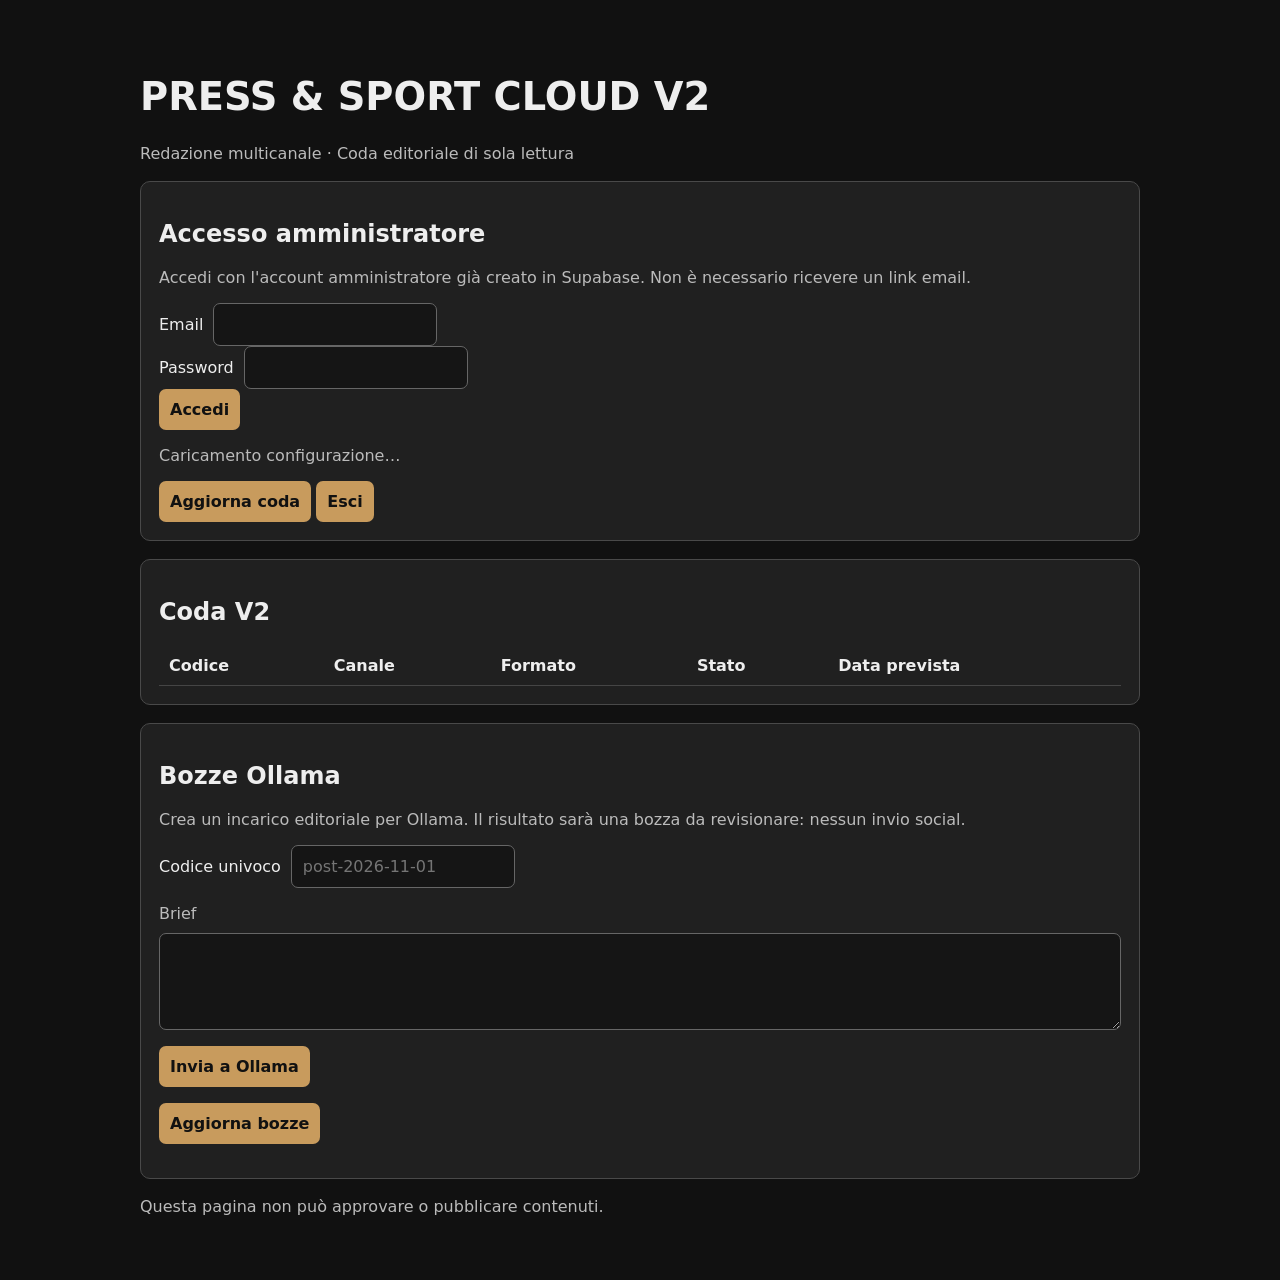
<file: admin/console-v2.html>
<!doctype html>
<html lang="it"><head><meta charset="utf-8"><meta name="viewport" content="width=device-width,initial-scale=1"><meta name="robots" content="noindex,nofollow"><meta name="referrer" content="no-referrer"><title>Press &amp; Sport Cloud V2 — Coda editoriale</title>
<style>:root{color-scheme:dark;font:16px system-ui,Arial,sans-serif}body{margin:0;background:#111;color:#eee}main{max-width:1000px;margin:30px auto;padding:18px}h1{font-size:clamp(1.6rem,3.7vw,2.4rem)}section{padding:18px;background:#202020;border:1px solid #494949;border-radius:10px;margin:18px 0}p{color:#bbb}input,button{padding:11px;font:inherit;border-radius:7px}input{background:#151515;color:white;border:1px solid #666}button{background:#c89b5d;color:#111;font-weight:bold;border:0;cursor:pointer}label{display:flex;flex-wrap:wrap;gap:10px;align-items:center}.scroll{overflow-x:auto}table{width:100%;border-collapse:collapse}td,th{text-align:left;padding:10px;border-bottom:1px solid #454545}.status{white-space:pre-wrap}</style></head><body><main><h1>PRESS &amp; SPORT CLOUD V2</h1><p>Redazione multicanale · Coda editoriale di sola lettura</p><section><h2>Accesso amministratore</h2><p>Accedi con l'account amministratore già creato in Supabase. Non è necessario ricevere un link email.</p><form id="login"><label>Email <input id="email" type="email" autocomplete="username" required></label> <label>Password <input id="password" type="password" autocomplete="current-password" required></label> <button type="submit">Accedi</button></form><p id="status" class="status" role="status">Caricamento configurazione…</p><button id="reload" type="button">Aggiorna coda</button> <button id="logout" type="button">Esci</button></section><section><h2>Coda V2</h2><div class="scroll"><table><thead><tr><th>Codice</th><th>Canale</th><th>Formato</th><th>Stato</th><th>Data prevista</th></tr></thead><tbody id="rows"></tbody></table></div></section><section><h2>Bozze Ollama</h2><p>Crea un incarico editoriale per Ollama. Il risultato sarà una bozza da revisionare: nessun invio social.</p><form id="new-job"><label>Codice univoco <input id="job-key" required pattern="[A-Za-z0-9_-]{3,100}" placeholder="post-2026-11-01"></label><p><label>Brief <textarea id="job-brief" required maxlength="12000" rows="5" style="width:100%;background:#151515;color:#fff;border:1px solid #666;border-radius:7px;padding:10px;box-sizing:border-box"></textarea></label></p><button type="submit">Invia a Ollama</button></form><p><button id="refresh-jobs" type="button">Aggiorna bozze</button></p><div id="jobs"></div></section><p>Questa pagina non può approvare o pubblicare contenuti.</p></main>
<script type="module">
import {createClient} from "https://esm.sh/@supabase/supabase-js@2.95.0";
const endpoint="https://acruqsduyucbrkxlqiqi.supabase.co/functions/v1/presssport-v2-queue";
const status=document.getElementById("status"),rows=document.getElementById("rows");
const jobsApi="https://acruqsduyucbrkxlqiqi.supabase.co/functions/v1/presssport-ollama-sync";
const jobsArea=document.getElementById("jobs");
const loginForm=document.getElementById("login");
const queuePanel=document.getElementById("rows");
function showLogin(message="Sessione scaduta o non attiva. Accedi con email e password."){
 loginForm.hidden=false;queuePanel.replaceChildren();jobsArea.textContent="Accedi per visualizzare le bozze Ollama.";note(message);
}
let client;
function note(s){status.textContent=s}
async function refresh(){
 if(!client)return;
 const {data:{session}}=await client.auth.getSession();
 if(!session){showLogin();return}
 try{
  const r=await fetch(endpoint+"?mode=queue",{headers:{"Authorization":"Bearer "+session.access_token},cache:"no-store"});
  if(!r.ok)throw Error("HTTP "+r.status);
  const d=await r.json();rows.replaceChildren();
  for(const item of d.items||[]){const tr=document.createElement("tr");
   for(const field of ["post_key","channel","kind","state","planned_at"]){const td=document.createElement("td");td.textContent=String(item[field]??"—");tr.append(td)}rows.append(tr)}
  loginForm.hidden=true;
  note("Accesso verificato. Contenuti in coda: "+(d.items||[]).length+". Nessuna pubblicazione attiva.");
  await loadJobs();
 }catch(e){note("Coda non disponibile: "+e.message)}
}
try{
 const r=await fetch(endpoint+"?mode=config",{cache:"no-store"});
 if(!r.ok)throw Error("Configurazione: HTTP "+r.status);
 const config=await r.json();
 client=createClient(config.supabase_url,config.publishable_key,{auth:{storageKey:"presssport-v2-web-session",detectSessionInUrl:true,persistSession:true,autoRefreshToken:true}});
 note("Configurazione caricata. Accedi con l'email amministrativa.");
 await refresh();
 client.auth.onAuthStateChange((event)=>{if(event==="SIGNED_OUT")showLogin();});
}catch(e){note("Errore di configurazione: "+e.message)}
async function callJobs(mode,payload={}){
  const {data:{session}}=await client.auth.getSession();
  if(!session){showLogin();throw Error("Sessione non attiva: effettua l’accesso.");}
  const response=await fetch(jobsApi+"?mode="+mode,{method:"POST",headers:{"Content-Type":"application/json","Authorization":"Bearer "+session.access_token},body:JSON.stringify(payload),cache:"no-store"});
  const data=await response.json();if(!response.ok)throw Error(data.error||("HTTP "+response.status));return data;
}
async function loadJobs(){
 try{
  const data=await callJobs("list");jobsArea.replaceChildren();
  if(!data.items?.length){jobsArea.textContent="Nessuna bozza Ollama";return}
  for(const item of data.items){
   const article=document.createElement("article");article.style.cssText="padding:14px 0;border-bottom:1px solid #444";
   const title=document.createElement("h3");title.textContent=item.job_key+" · "+item.state;article.append(title);
   const brief=document.createElement("p");brief.textContent=item.brief;article.append(brief);
   if(item.draft_text){
    const checks=document.createElement("div");
    checks.style.cssText="padding:10px;background:#151515;border:1px solid #555;border-radius:6px;margin:8px 0";
    let issues=[];
    try {
      const content=JSON.parse(item.draft_text.replace(/^\`\`\`(?:json)?\s*/i,"").replace(/\s*\`\`\`$/,""));
      const required=["instagram_caption","linkedin_caption","visual_brief","fact_checks","suggested_alt_text"];
      for(const key of required)if(typeof content[key]!=="string"||!content[key].trim())issues.push("Campo assente: "+key);
      if(typeof content.instagram_caption==="string" && (content.instagram_caption.length<450||content.instagram_caption.length>750))issues.push("Instagram: "+content.instagram_caption.length+" caratteri (richiesti 450–750)");
      if(typeof content.linkedin_caption==="string" && (content.linkedin_caption.length<650||content.linkedin_caption.length>1000))issues.push("LinkedIn: "+content.linkedin_caption.length+" caratteri (richiesti 650–1000)");
      if(/verificat[ioe]|tutte le fotografie.*presenti/i.test(String(content.fact_checks||"")))issues.push("Dichiarazioni di verifica non supportate: controllo umano necessario");
      issues.push("Fotografia non selezionata né verificata per questo contenuto");
    } catch {issues.push("Bozza non in JSON valido: revisione strutturale necessaria");}
    const verdict=document.createElement("strong");verdict.textContent=issues.length?"REVISIONE NECESSARIA":"Controlli strutturali superati";
    checks.append(verdict);
    const ul=document.createElement("ul");for(const issue of issues){const li=document.createElement("li");li.textContent=issue;ul.append(li)}checks.append(ul);article.append(checks);
    const pre=document.createElement("div");pre.style.whiteSpace="pre-wrap";pre.textContent=item.draft_text;article.append(pre);
    const notice=document.createElement("p");
    notice.style.cssText="color:#ffcf8b;border-left:3px solid #c89b5d;padding:8px 12px";
    notice.textContent="Bozza AI non verificata: controllare fatti, lunghezza dei testi e immagini originali. Le dichiarazioni di verifica prodotte da Ollama non attestano controlli reali. Nessuna pubblicazione autorizzata.";
    article.append(notice);
   }
   jobsArea.append(article);
  }
 }catch(e){if(!String(e.message).includes("Sessione non attiva"))jobsArea.textContent="Errore caricamento bozze: "+e.message}
}
document.getElementById("refresh-jobs").addEventListener("click",loadJobs);
document.getElementById("new-job").addEventListener("submit",async e=>{
 e.preventDefault();
 try{
  const job_key=document.getElementById("job-key").value.trim();
  const brief=document.getElementById("job-brief").value.trim();
  await callJobs("enqueue",{job_key,brief});note("Incarico inserito in coda: "+job_key);await loadJobs();
 }catch(err){note("Impossibile creare incarico: "+err.message)}
});
document.getElementById("login").addEventListener("submit",async e=>{
 e.preventDefault();if(!client)return;
 try{const {error}=await client.auth.signInWithPassword({email:document.getElementById("email").value.trim(),password:document.getElementById("password").value});
 document.getElementById("password").value="";
 if(error)throw error; await refresh();}catch(error){document.getElementById("password").value="";note("Accesso non riuscito: "+error.message)}
});
document.getElementById("reload").addEventListener("click",refresh);
document.getElementById("logout").addEventListener("click",async()=>{if(client)await client.auth.signOut();rows.replaceChildren();note("Sessione chiusa")});
</script></body></html>
</file>
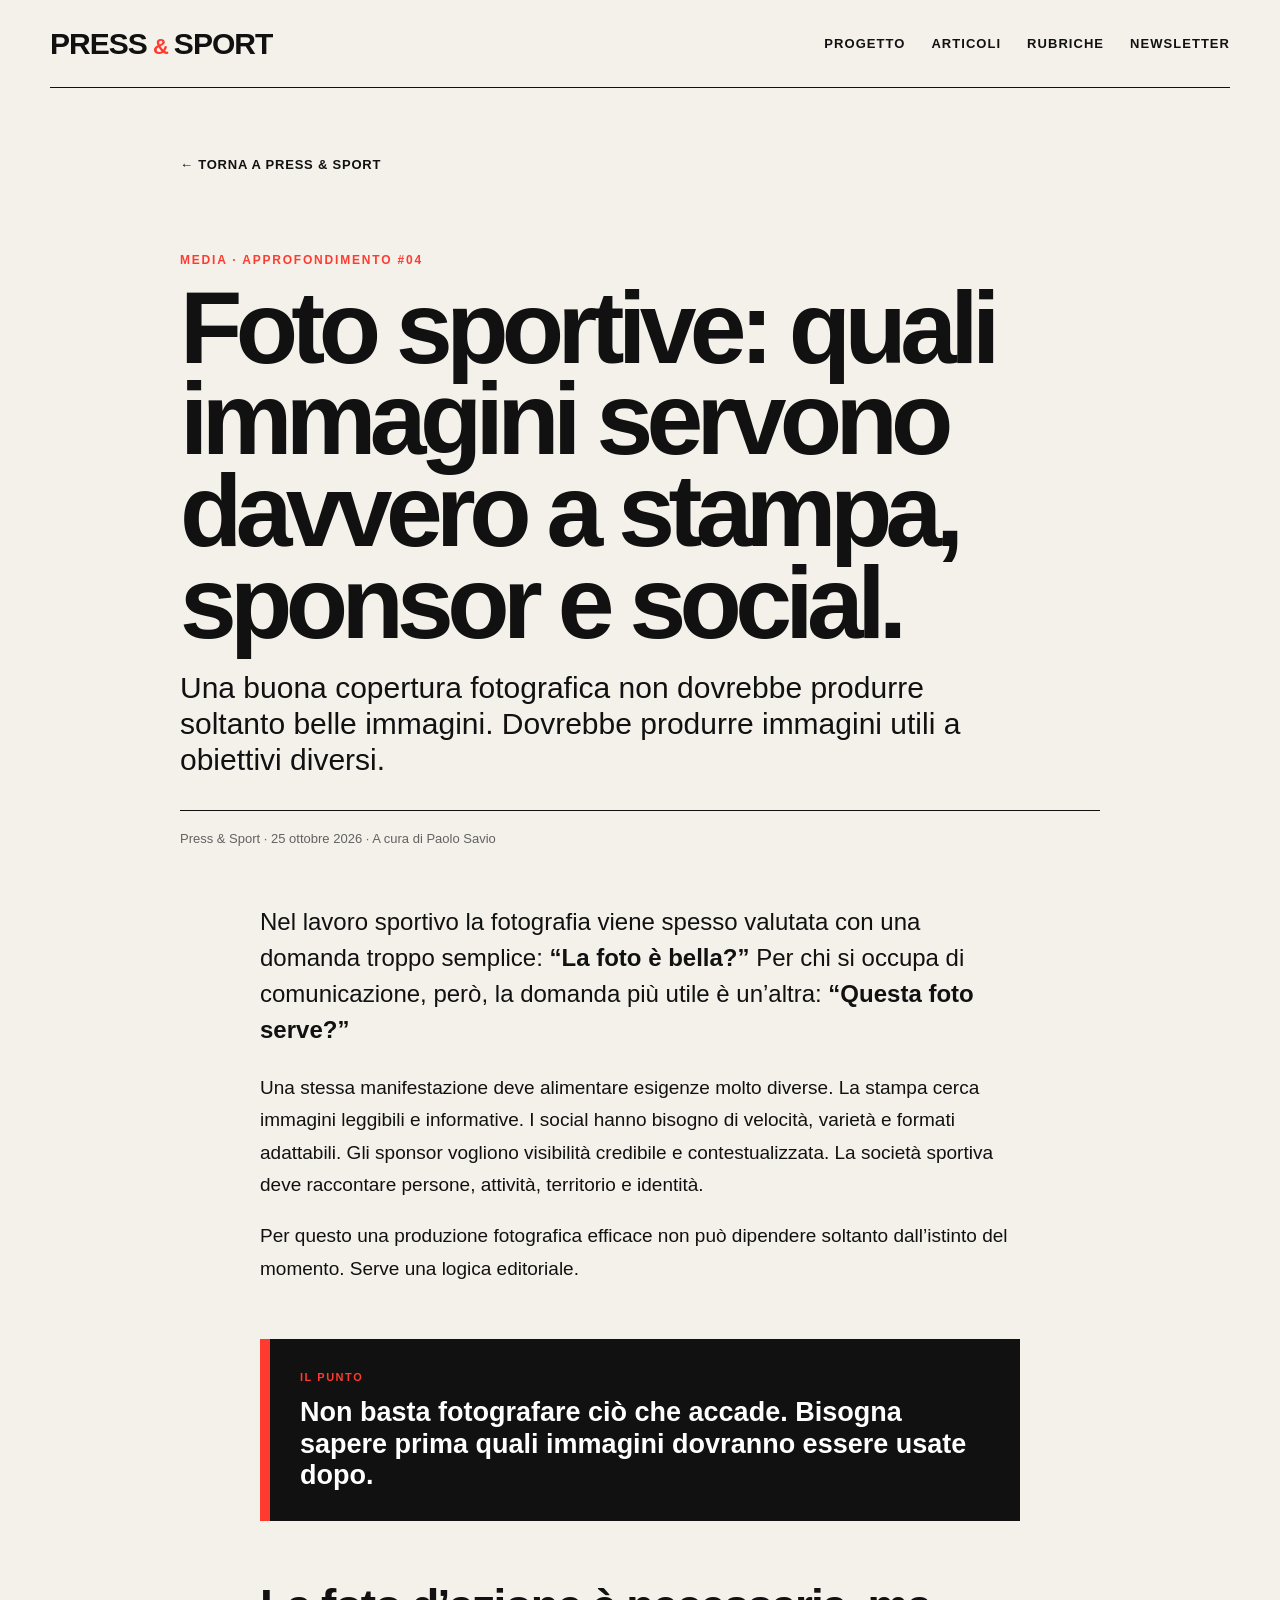
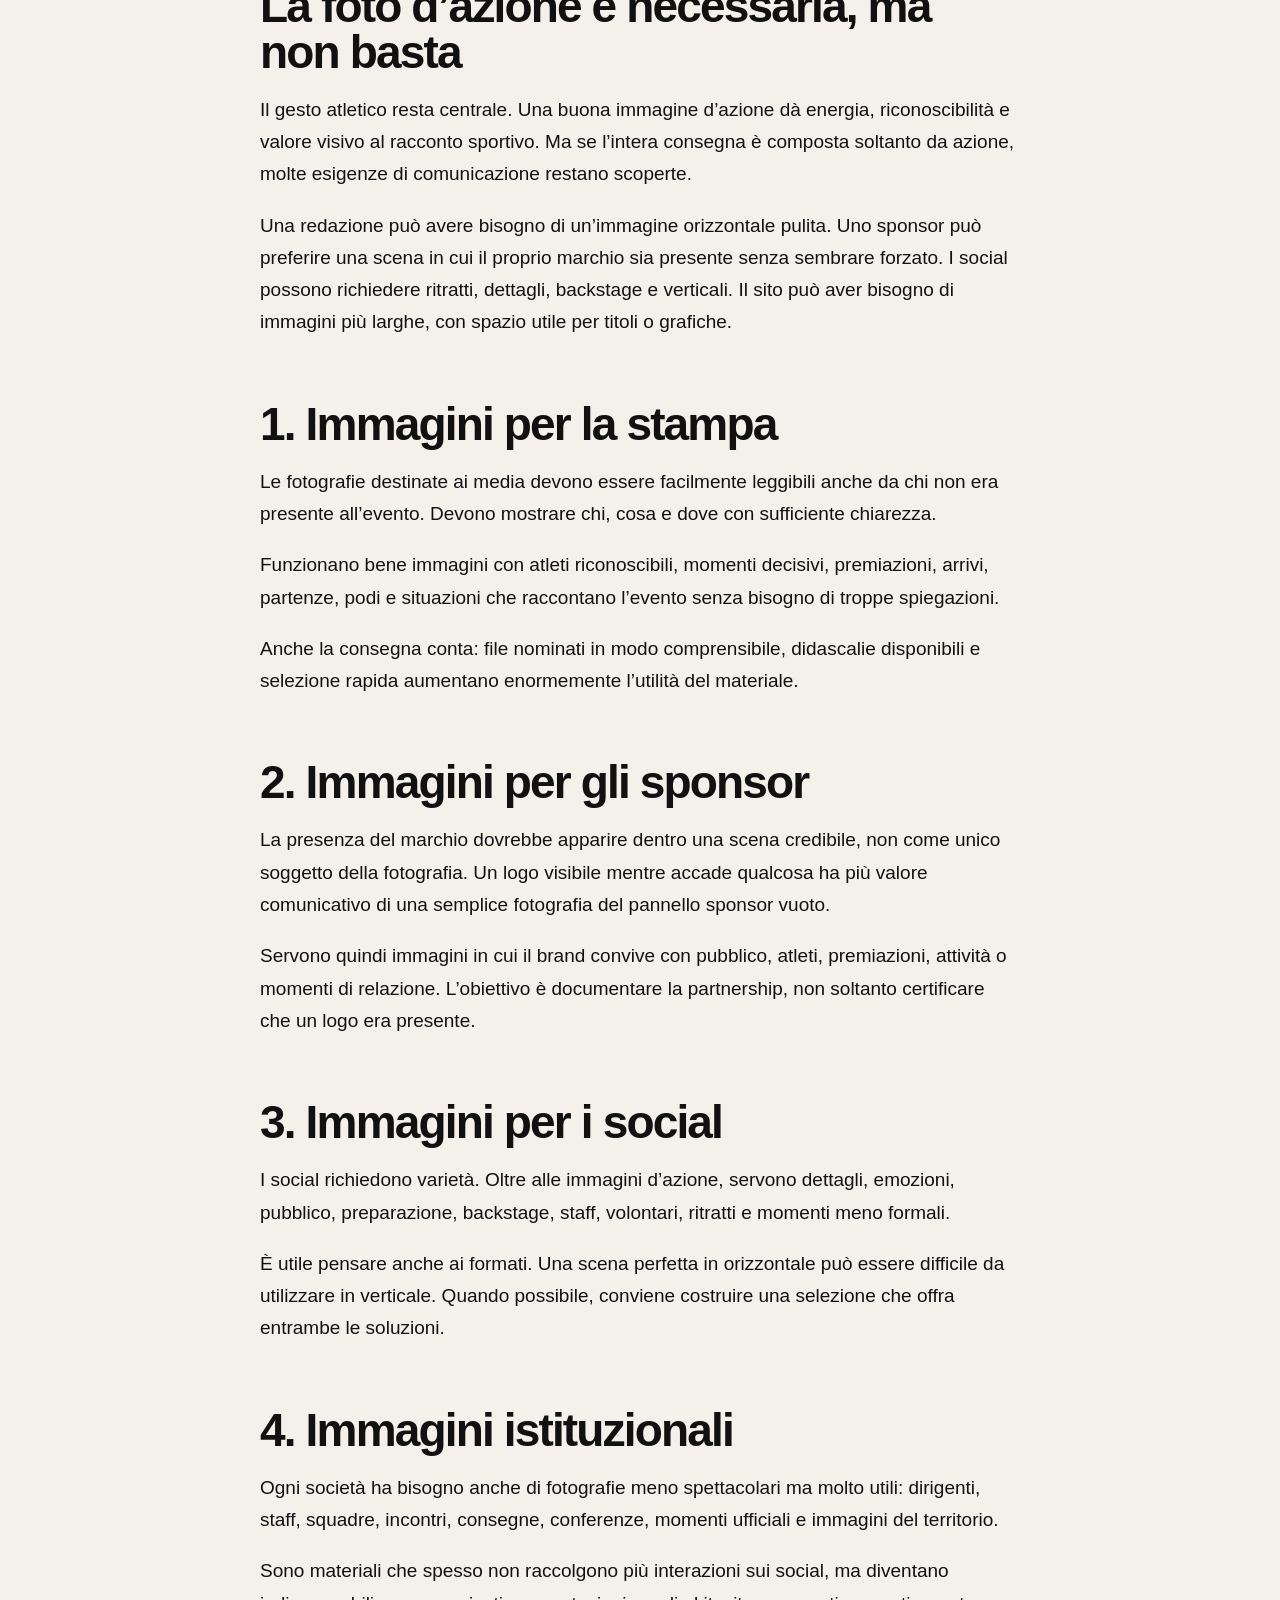
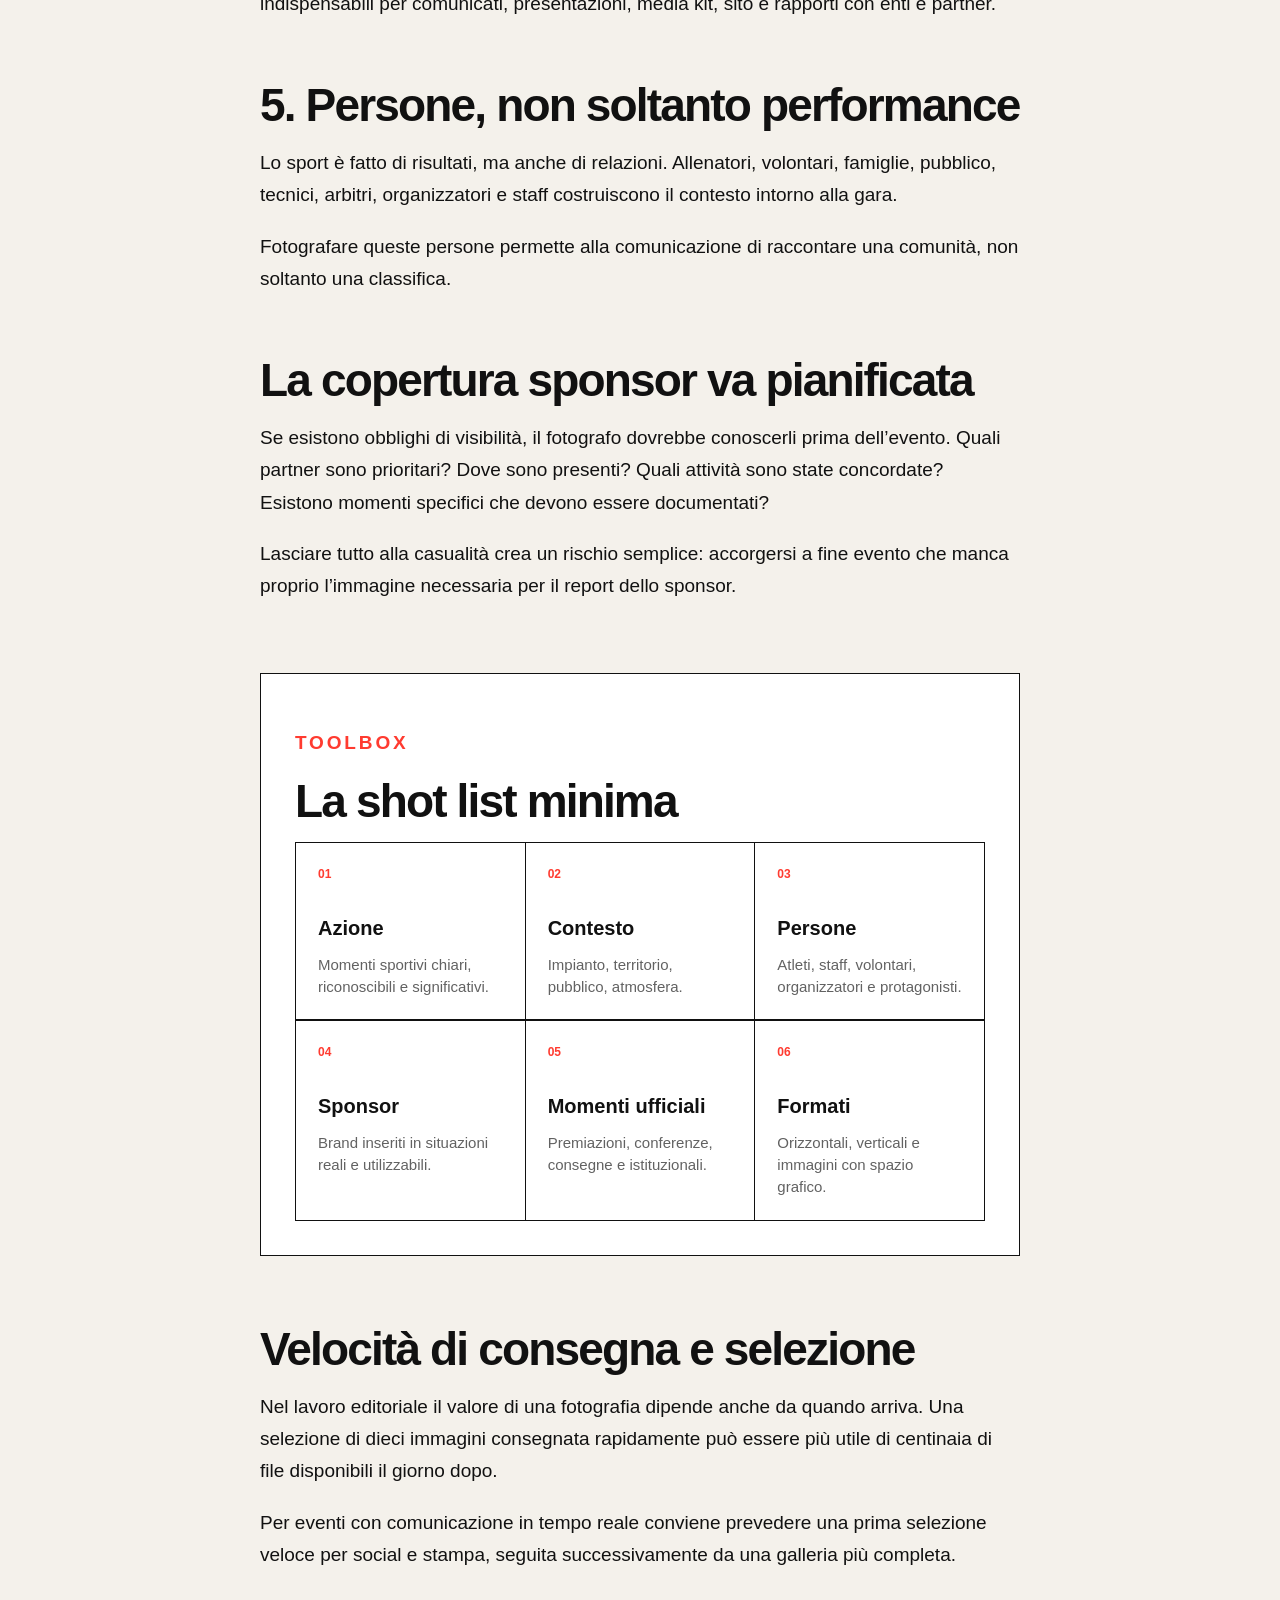
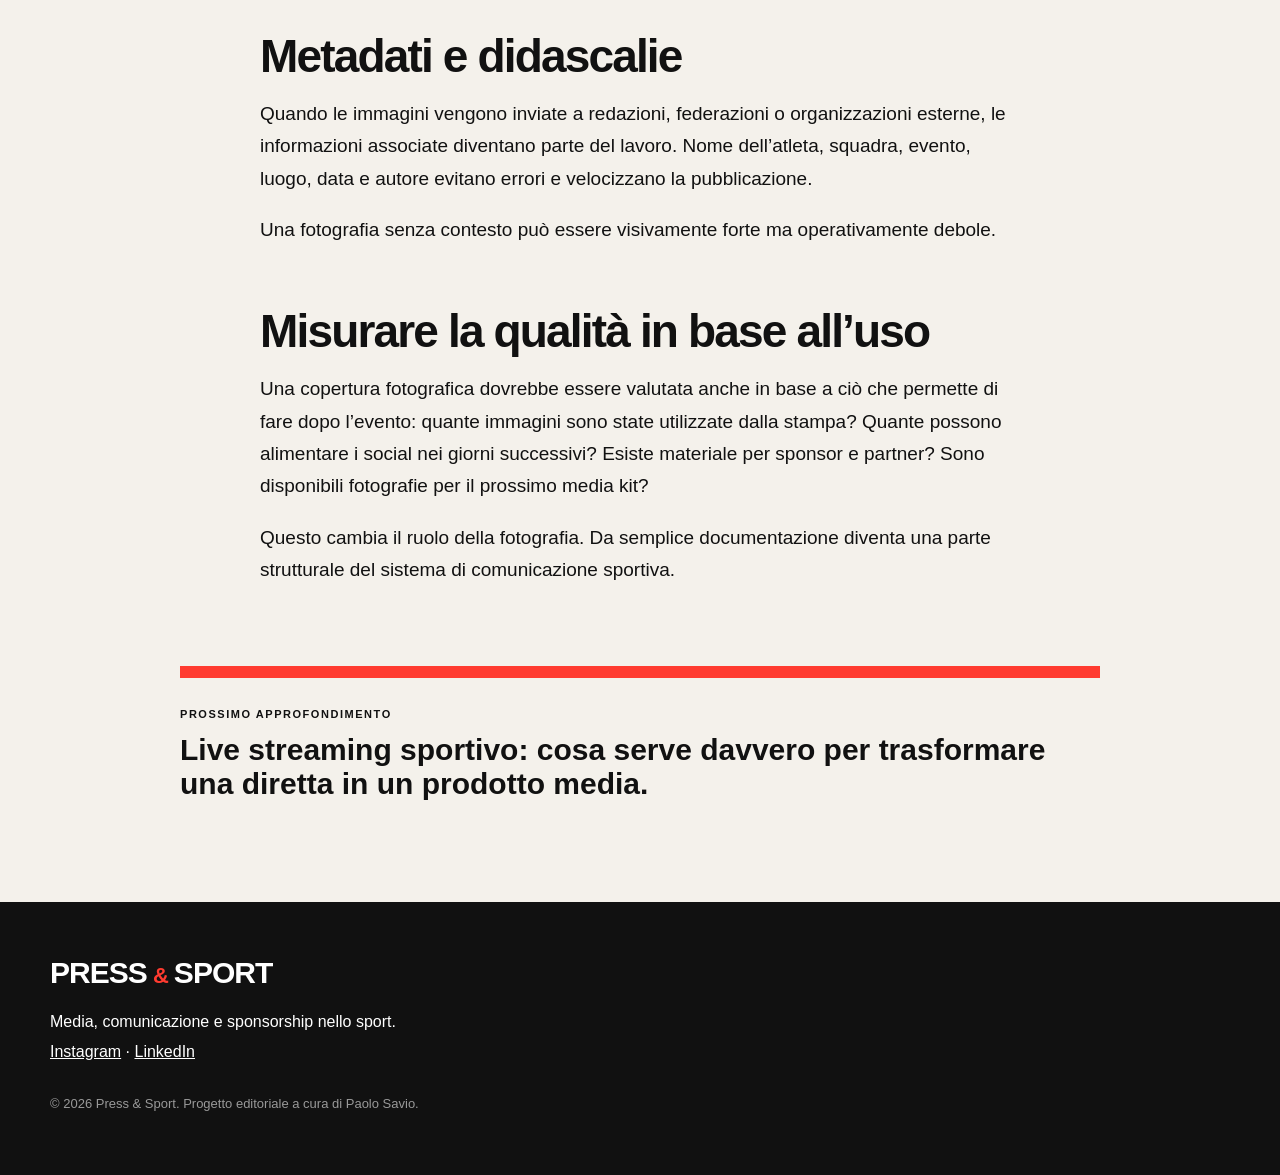
<file: articoli/foto-sportive-quali-immagini-servono-davvero-a-stampa-sponsor-e-social.html>
<!doctype html>
<html lang="it">
<head>
  <meta charset="utf-8">
  <meta name="viewport" content="width=device-width, initial-scale=1">
  <title>Foto sportive: quali immagini servono davvero a stampa, sponsor e social — Press & Sport</title>
  <meta name="description" content="Come progettare una produzione fotografica sportiva utile a stampa, sponsor, social e comunicazione: azione, contesto, brand, persone e consegna.">
  <meta name="theme-color" content="#111111">
  <link rel="stylesheet" href="../styles.css">
</head>
<body>
  <header class="site-header">
    <a class="brand" href="../index.html" aria-label="Press & Sport, home">
      <span class="brand-press">PRESS</span><span class="brand-amp">&amp;</span><span class="brand-sport">SPORT</span>
    </a>
    <nav class="nav" aria-label="Navigazione principale">
      <a href="../index.html#progetto">Progetto</a>
      <a href="../index.html#articoli">Articoli</a>
      <a href="../index.html#rubriche">Rubriche</a>
      <a href="../newsletter/">Newsletter</a>
    </nav>
  </header>

  <main class="article-page">
    <article class="article-shell">
      <a class="article-back" href="../index.html">← Torna a Press &amp; Sport</a>
      <p class="article-kicker">MEDIA · APPROFONDIMENTO #04</p>
      <h1>Foto sportive: quali immagini servono davvero a stampa, sponsor e social.</h1>
      <p class="article-deck">Una buona copertura fotografica non dovrebbe produrre soltanto belle immagini. Dovrebbe produrre immagini utili a obiettivi diversi.</p>
      <div class="article-meta">Press &amp; Sport · 25 ottobre 2026 · A cura di Paolo Savio</div>

      <div class="article-body">
        <p class="article-lead">Nel lavoro sportivo la fotografia viene spesso valutata con una domanda troppo semplice: <strong>“La foto è bella?”</strong> Per chi si occupa di comunicazione, però, la domanda più utile è un’altra: <strong>“Questa foto serve?”</strong></p>

        <p>Una stessa manifestazione deve alimentare esigenze molto diverse. La stampa cerca immagini leggibili e informative. I social hanno bisogno di velocità, varietà e formati adattabili. Gli sponsor vogliono visibilità credibile e contestualizzata. La società sportiva deve raccontare persone, attività, territorio e identità.</p>

        <p>Per questo una produzione fotografica efficace non può dipendere soltanto dall’istinto del momento. Serve una logica editoriale.</p>

        <aside class="article-callout">
          <span>IL PUNTO</span>
          <strong>Non basta fotografare ciò che accade. Bisogna sapere prima quali immagini dovranno essere usate dopo.</strong>
        </aside>

        <h2>La foto d’azione è necessaria, ma non basta</h2>

        <p>Il gesto atletico resta centrale. Una buona immagine d’azione dà energia, riconoscibilità e valore visivo al racconto sportivo. Ma se l’intera consegna è composta soltanto da azione, molte esigenze di comunicazione restano scoperte.</p>

        <p>Una redazione può avere bisogno di un’immagine orizzontale pulita. Uno sponsor può preferire una scena in cui il proprio marchio sia presente senza sembrare forzato. I social possono richiedere ritratti, dettagli, backstage e verticali. Il sito può aver bisogno di immagini più larghe, con spazio utile per titoli o grafiche.</p>

        <h2>1. Immagini per la stampa</h2>

        <p>Le fotografie destinate ai media devono essere facilmente leggibili anche da chi non era presente all’evento. Devono mostrare chi, cosa e dove con sufficiente chiarezza.</p>

        <p>Funzionano bene immagini con atleti riconoscibili, momenti decisivi, premiazioni, arrivi, partenze, podi e situazioni che raccontano l’evento senza bisogno di troppe spiegazioni.</p>

        <p>Anche la consegna conta: file nominati in modo comprensibile, didascalie disponibili e selezione rapida aumentano enormemente l’utilità del materiale.</p>

        <h2>2. Immagini per gli sponsor</h2>

        <p>La presenza del marchio dovrebbe apparire dentro una scena credibile, non come unico soggetto della fotografia. Un logo visibile mentre accade qualcosa ha più valore comunicativo di una semplice fotografia del pannello sponsor vuoto.</p>

        <p>Servono quindi immagini in cui il brand convive con pubblico, atleti, premiazioni, attività o momenti di relazione. L’obiettivo è documentare la partnership, non soltanto certificare che un logo era presente.</p>

        <h2>3. Immagini per i social</h2>

        <p>I social richiedono varietà. Oltre alle immagini d’azione, servono dettagli, emozioni, pubblico, preparazione, backstage, staff, volontari, ritratti e momenti meno formali.</p>

        <p>È utile pensare anche ai formati. Una scena perfetta in orizzontale può essere difficile da utilizzare in verticale. Quando possibile, conviene costruire una selezione che offra entrambe le soluzioni.</p>

        <h2>4. Immagini istituzionali</h2>

        <p>Ogni società ha bisogno anche di fotografie meno spettacolari ma molto utili: dirigenti, staff, squadre, incontri, consegne, conferenze, momenti ufficiali e immagini del territorio.</p>

        <p>Sono materiali che spesso non raccolgono più interazioni sui social, ma diventano indispensabili per comunicati, presentazioni, media kit, sito e rapporti con enti e partner.</p>

        <h2>5. Persone, non soltanto performance</h2>

        <p>Lo sport è fatto di risultati, ma anche di relazioni. Allenatori, volontari, famiglie, pubblico, tecnici, arbitri, organizzatori e staff costruiscono il contesto intorno alla gara.</p>

        <p>Fotografare queste persone permette alla comunicazione di raccontare una comunità, non soltanto una classifica.</p>

        <h2>La copertura sponsor va pianificata</h2>

        <p>Se esistono obblighi di visibilità, il fotografo dovrebbe conoscerli prima dell’evento. Quali partner sono prioritari? Dove sono presenti? Quali attività sono state concordate? Esistono momenti specifici che devono essere documentati?</p>

        <p>Lasciare tutto alla casualità crea un rischio semplice: accorgersi a fine evento che manca proprio l’immagine necessaria per il report dello sponsor.</p>

        <section class="toolbox-box">
          <p class="section-label">TOOLBOX</p>
          <h2>La shot list minima</h2>
          <div class="toolbox-grid">
            <div><span>01</span><strong>Azione</strong><p>Momenti sportivi chiari, riconoscibili e significativi.</p></div>
            <div><span>02</span><strong>Contesto</strong><p>Impianto, territorio, pubblico, atmosfera.</p></div>
            <div><span>03</span><strong>Persone</strong><p>Atleti, staff, volontari, organizzatori e protagonisti.</p></div>
          </div>
          <div class="toolbox-grid">
            <div><span>04</span><strong>Sponsor</strong><p>Brand inseriti in situazioni reali e utilizzabili.</p></div>
            <div><span>05</span><strong>Momenti ufficiali</strong><p>Premiazioni, conferenze, consegne e istituzionali.</p></div>
            <div><span>06</span><strong>Formati</strong><p>Orizzontali, verticali e immagini con spazio grafico.</p></div>
          </div>
        </section>

        <h2>Velocità di consegna e selezione</h2>

        <p>Nel lavoro editoriale il valore di una fotografia dipende anche da quando arriva. Una selezione di dieci immagini consegnata rapidamente può essere più utile di centinaia di file disponibili il giorno dopo.</p>

        <p>Per eventi con comunicazione in tempo reale conviene prevedere una prima selezione veloce per social e stampa, seguita successivamente da una galleria più completa.</p>

        <h2>Metadati e didascalie</h2>

        <p>Quando le immagini vengono inviate a redazioni, federazioni o organizzazioni esterne, le informazioni associate diventano parte del lavoro. Nome dell’atleta, squadra, evento, luogo, data e autore evitano errori e velocizzano la pubblicazione.</p>

        <p>Una fotografia senza contesto può essere visivamente forte ma operativamente debole.</p>

        <h2>Misurare la qualità in base all’uso</h2>

        <p>Una copertura fotografica dovrebbe essere valutata anche in base a ciò che permette di fare dopo l’evento: quante immagini sono state utilizzate dalla stampa? Quante possono alimentare i social nei giorni successivi? Esiste materiale per sponsor e partner? Sono disponibili fotografie per il prossimo media kit?</p>

        <p>Questo cambia il ruolo della fotografia. Da semplice documentazione diventa una parte strutturale del sistema di comunicazione sportiva.</p>
      </div>

      <div class="article-next">
        <span>PROSSIMO APPROFONDIMENTO</span>
        <strong>Live streaming sportivo: cosa serve davvero per trasformare una diretta in un prodotto media.</strong>
      </div>
    </article>
  </main>

  <footer>
    <div class="brand footer-brand">
      <span class="brand-press">PRESS</span><span class="brand-amp">&amp;</span><span class="brand-sport">SPORT</span>
    </div>
    <p>Media, comunicazione e sponsorship nello sport.</p>
    <p class="social-links"><a href="https://www.instagram.com/pressandsport/" target="_blank" rel="noopener noreferrer">Instagram</a> · <a href="https://www.linkedin.com/company/146625659" target="_blank" rel="noopener noreferrer">LinkedIn</a></p>
    <p class="copyright">© 2026 Press &amp; Sport. Progetto editoriale a cura di Paolo Savio.</p>
  </footer>
</body>
</html>
</file>
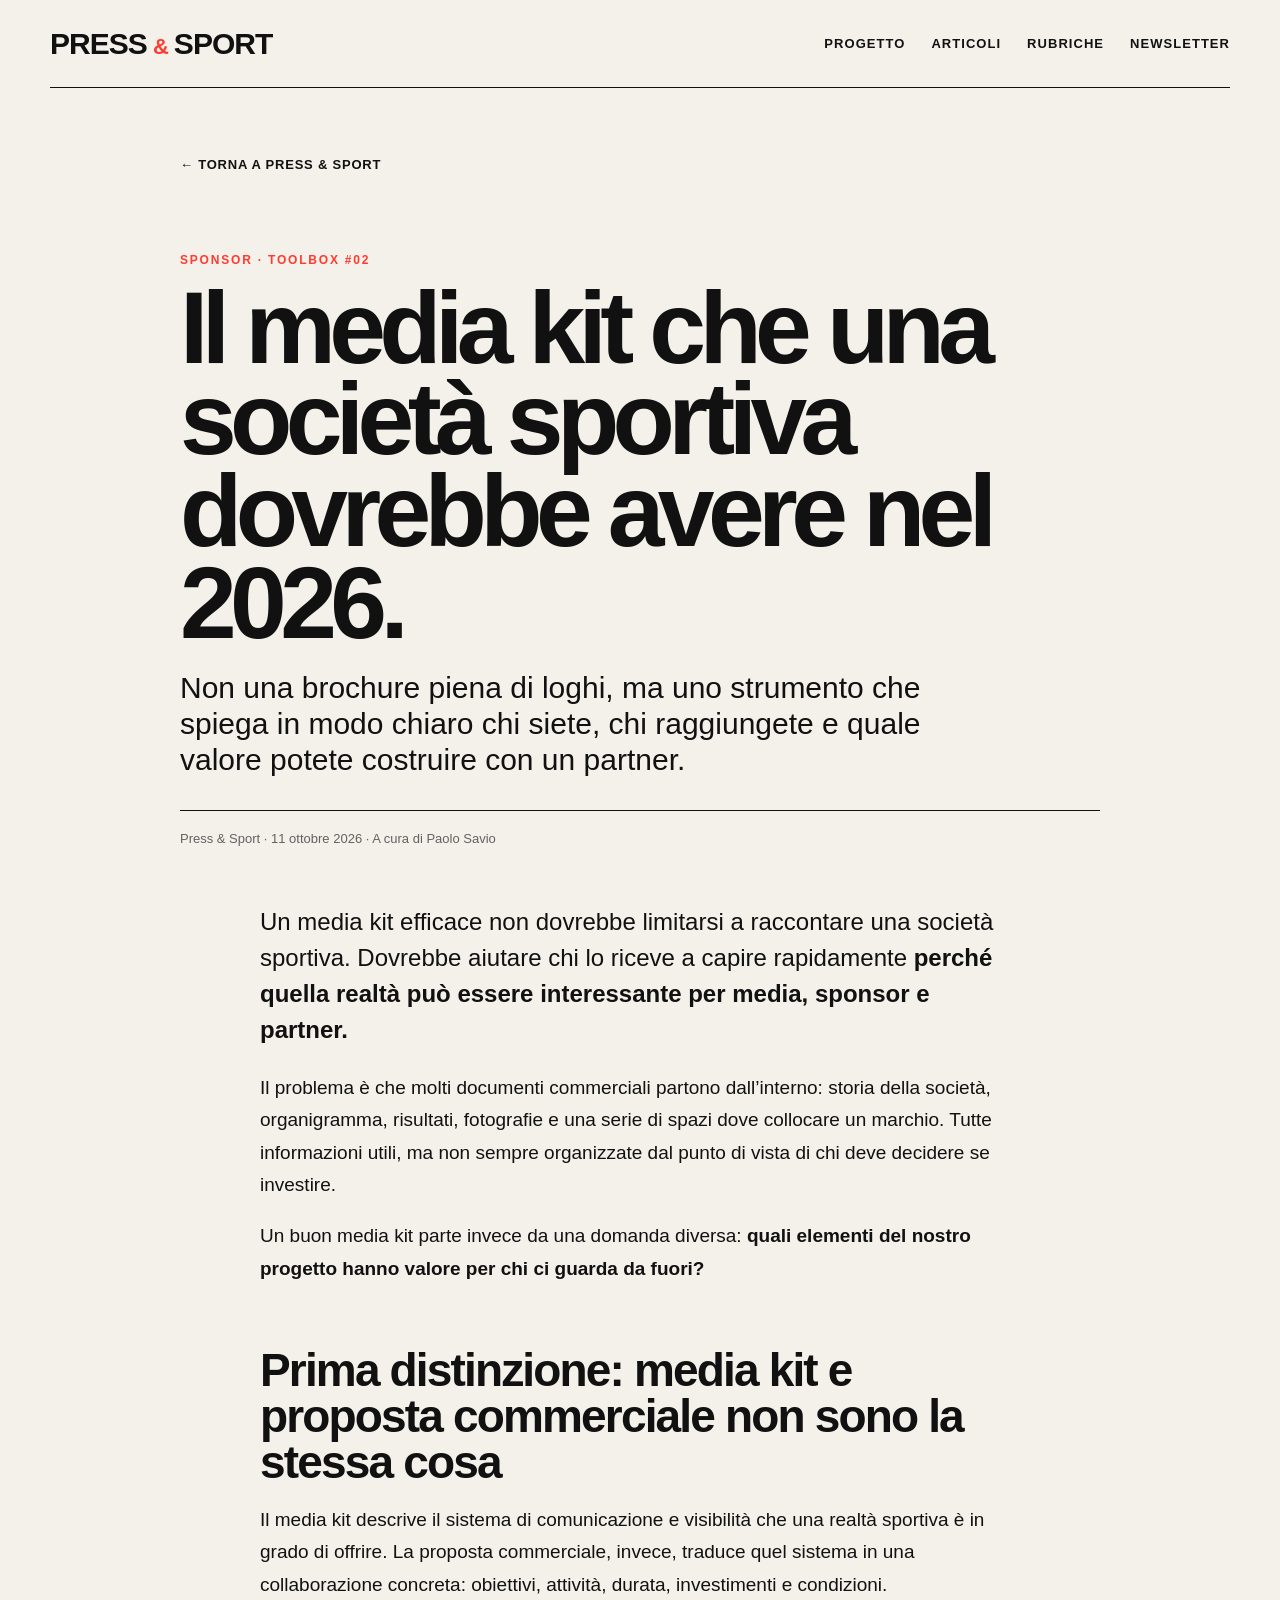
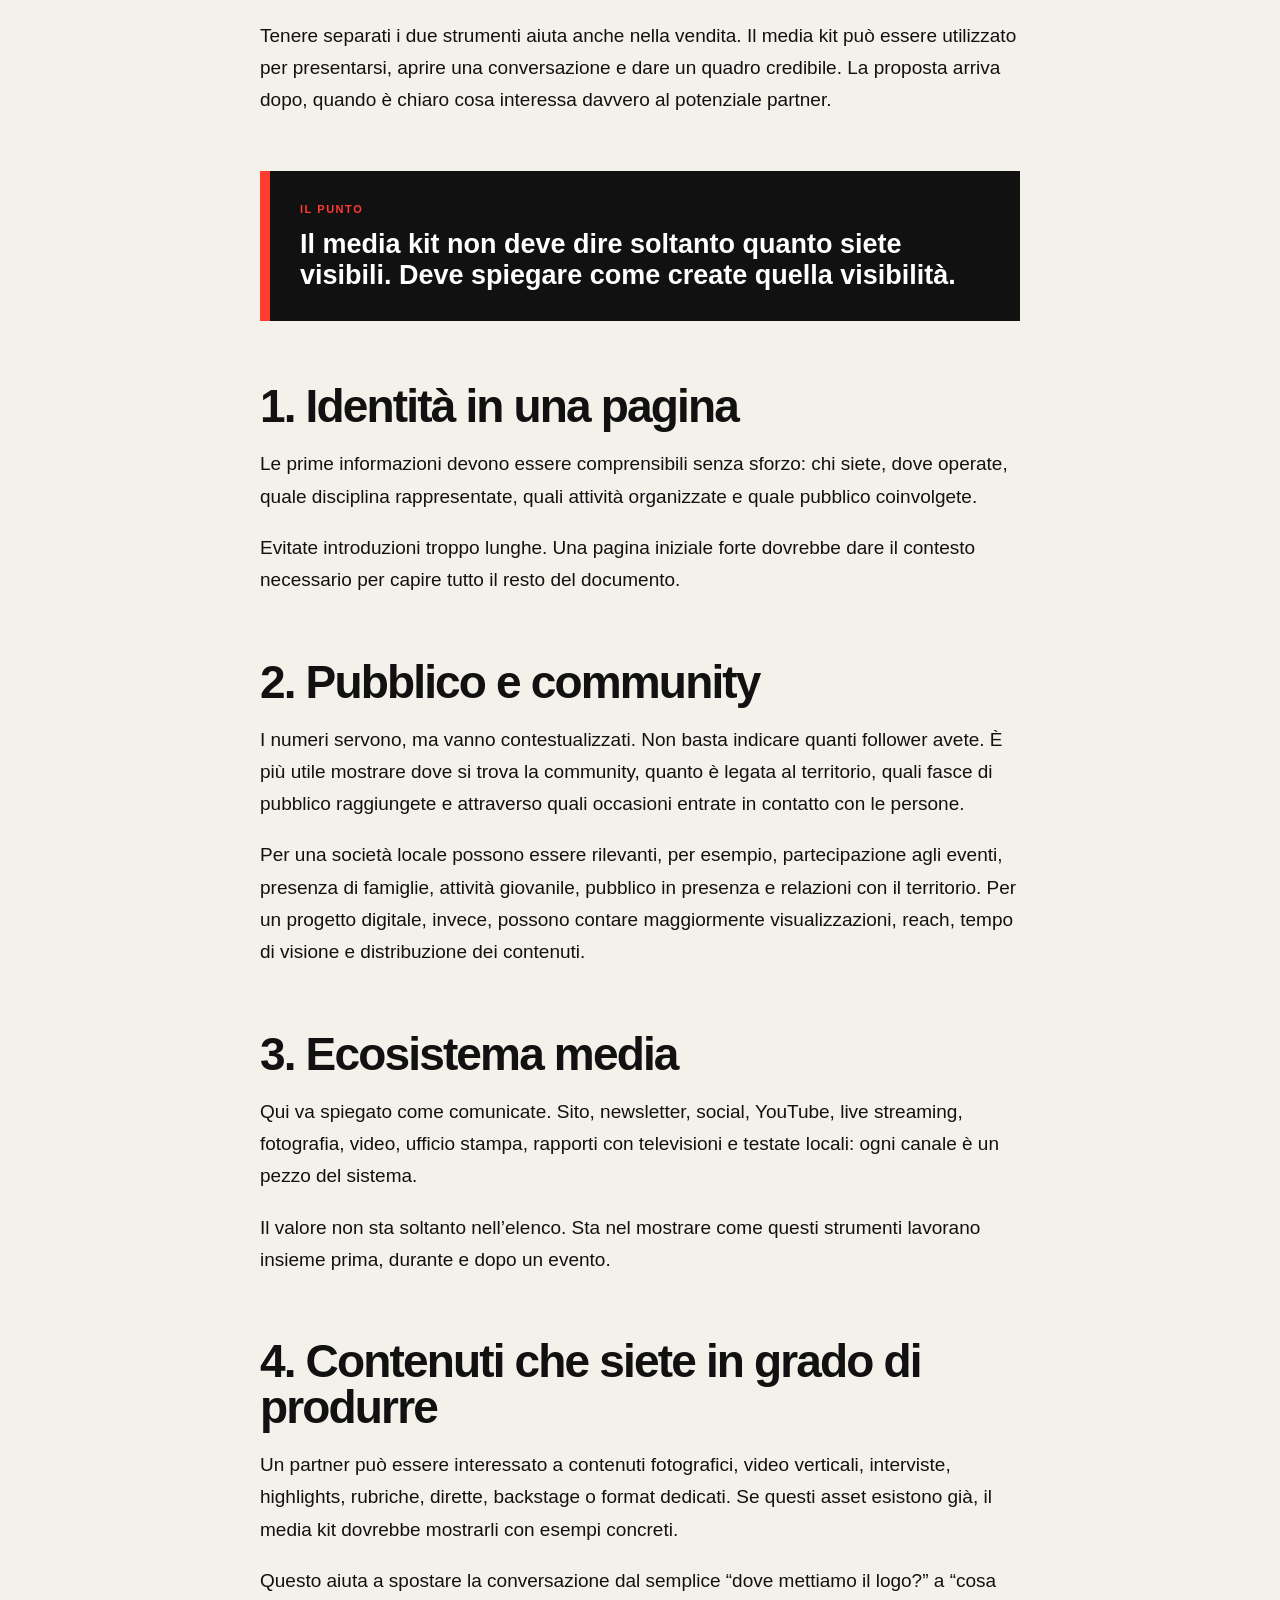
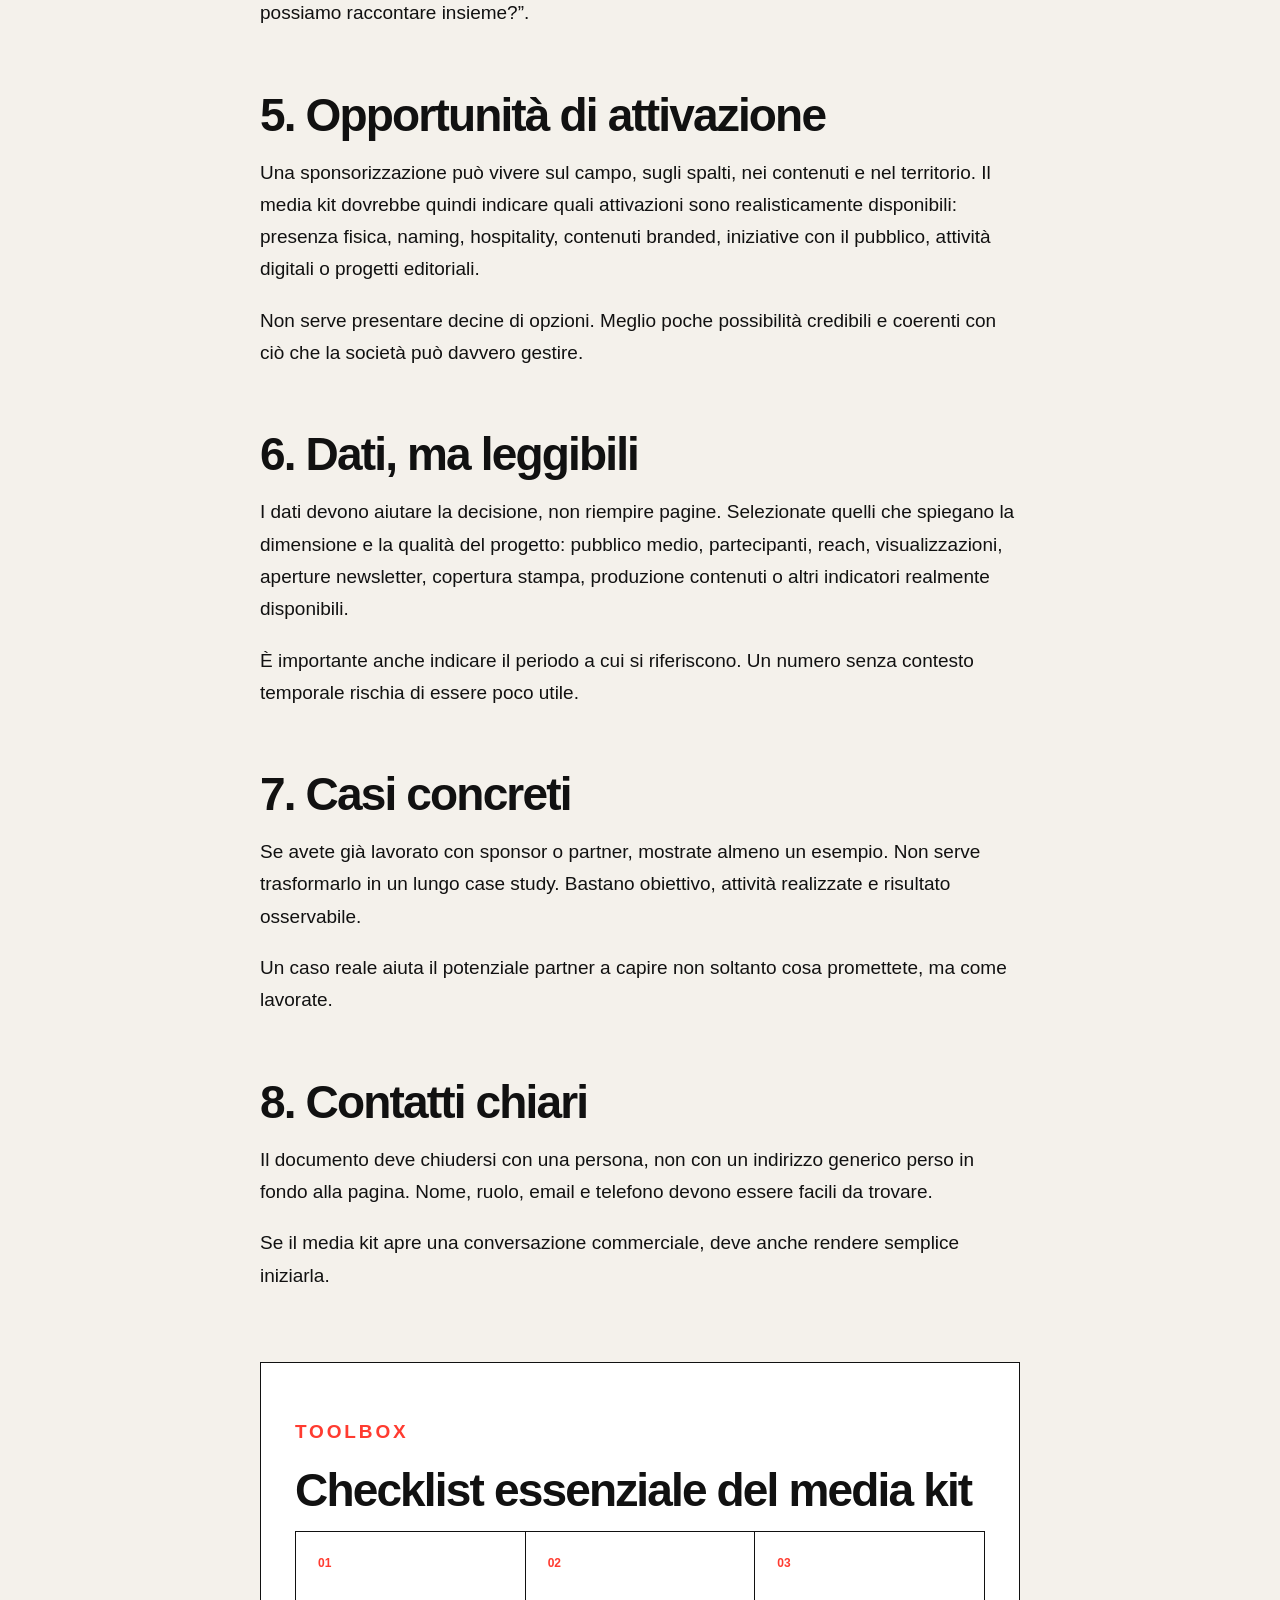
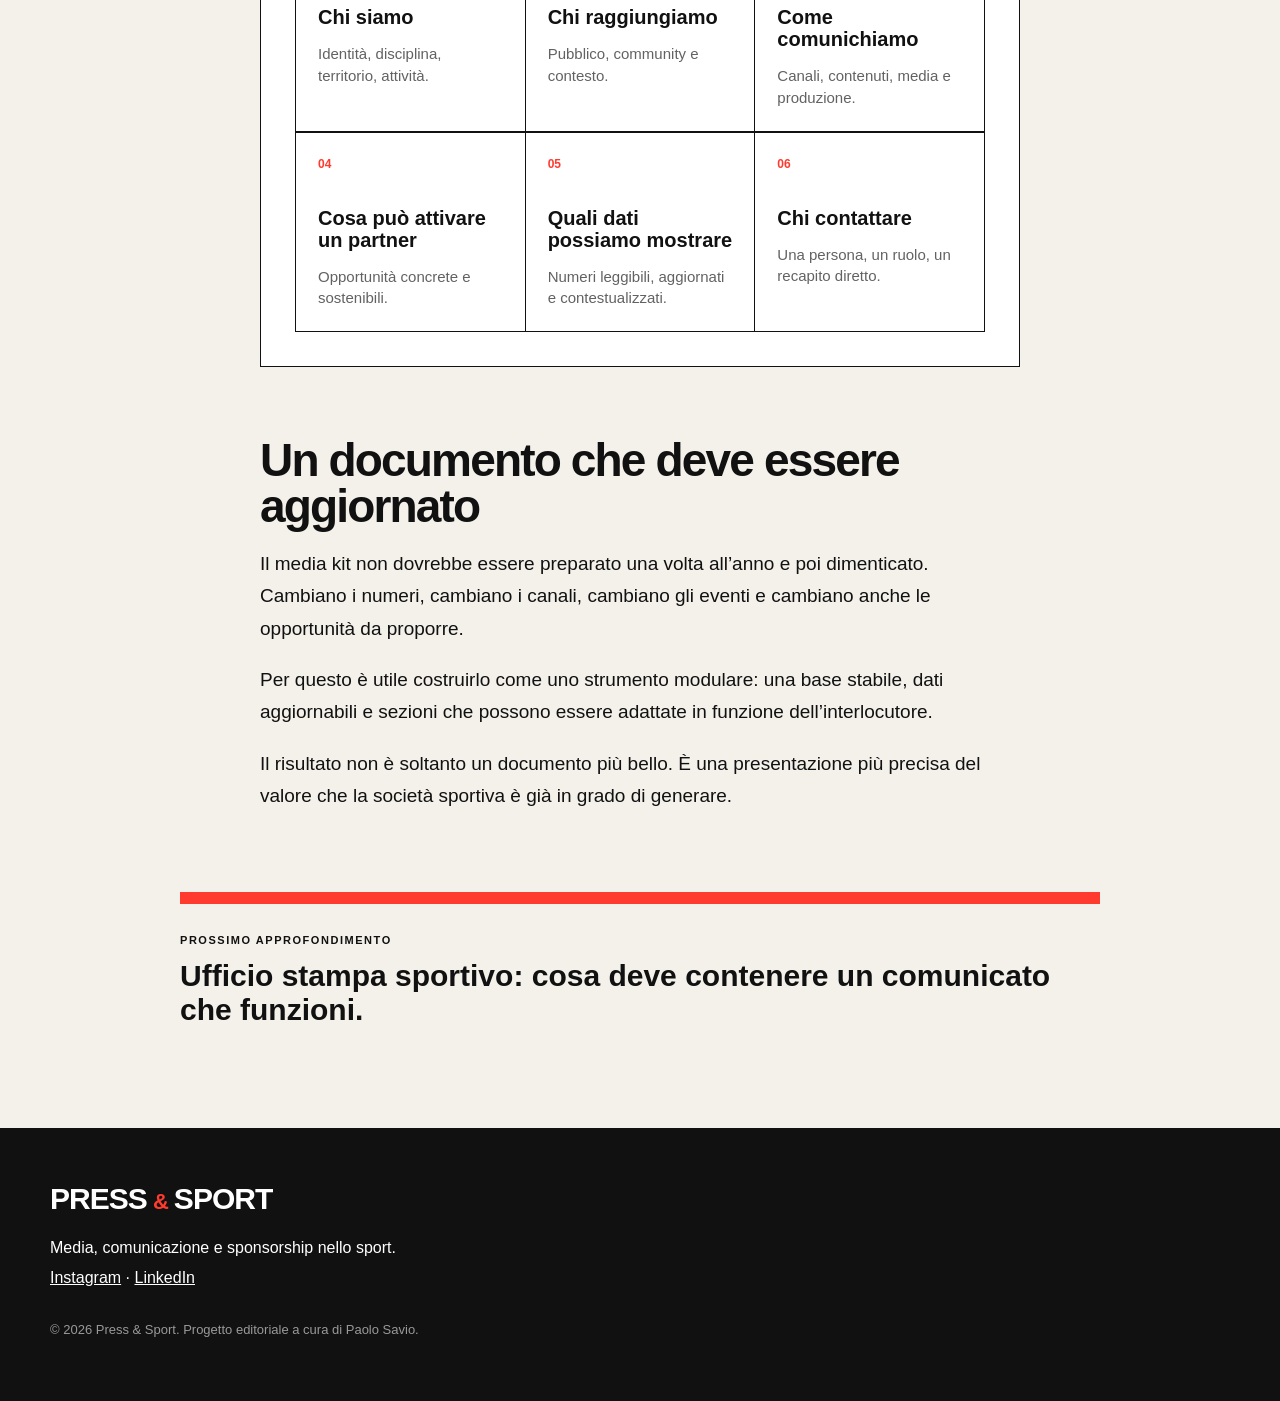
<file: articoli/il-media-kit-che-una-societa-sportiva-dovrebbe-avere-nel-2026.html>
<!doctype html>
<html lang="it">
<head>
  <meta charset="utf-8">
  <meta name="viewport" content="width=device-width, initial-scale=1">
  <title>Il media kit che una società sportiva dovrebbe avere nel 2026 — Press & Sport</title>
  <meta name="description" content="Cosa inserire in un media kit sportivo efficace: pubblico, canali, contenuti, dati, asset, opportunità per partner e contatti.">
  <meta name="theme-color" content="#111111">
  <link rel="stylesheet" href="../styles.css">
</head>
<body>
  <header class="site-header">
    <a class="brand" href="../index.html" aria-label="Press & Sport, home">
      <span class="brand-press">PRESS</span><span class="brand-amp">&amp;</span><span class="brand-sport">SPORT</span>
    </a>
    <nav class="nav" aria-label="Navigazione principale">
      <a href="../index.html#progetto">Progetto</a>
      <a href="../index.html#articoli">Articoli</a>
      <a href="../index.html#rubriche">Rubriche</a>
      <a href="../newsletter/">Newsletter</a>
    </nav>
  </header>

  <main class="article-page">
    <article class="article-shell">
      <a class="article-back" href="../index.html">← Torna a Press &amp; Sport</a>
      <p class="article-kicker">SPONSOR · TOOLBOX #02</p>
      <h1>Il media kit che una società sportiva dovrebbe avere nel 2026.</h1>
      <p class="article-deck">Non una brochure piena di loghi, ma uno strumento che spiega in modo chiaro chi siete, chi raggiungete e quale valore potete costruire con un partner.</p>
      <div class="article-meta">Press &amp; Sport · 11 ottobre 2026 · A cura di Paolo Savio</div>

      <div class="article-body">
        <p class="article-lead">Un media kit efficace non dovrebbe limitarsi a raccontare una società sportiva. Dovrebbe aiutare chi lo riceve a capire rapidamente <strong>perché quella realtà può essere interessante per media, sponsor e partner.</strong></p>

        <p>Il problema è che molti documenti commerciali partono dall’interno: storia della società, organigramma, risultati, fotografie e una serie di spazi dove collocare un marchio. Tutte informazioni utili, ma non sempre organizzate dal punto di vista di chi deve decidere se investire.</p>

        <p>Un buon media kit parte invece da una domanda diversa: <strong>quali elementi del nostro progetto hanno valore per chi ci guarda da fuori?</strong></p>

        <h2>Prima distinzione: media kit e proposta commerciale non sono la stessa cosa</h2>

        <p>Il media kit descrive il sistema di comunicazione e visibilità che una realtà sportiva è in grado di offrire. La proposta commerciale, invece, traduce quel sistema in una collaborazione concreta: obiettivi, attività, durata, investimenti e condizioni.</p>

        <p>Tenere separati i due strumenti aiuta anche nella vendita. Il media kit può essere utilizzato per presentarsi, aprire una conversazione e dare un quadro credibile. La proposta arriva dopo, quando è chiaro cosa interessa davvero al potenziale partner.</p>

        <aside class="article-callout">
          <span>IL PUNTO</span>
          <strong>Il media kit non deve dire soltanto quanto siete visibili. Deve spiegare come create quella visibilità.</strong>
        </aside>

        <h2>1. Identità in una pagina</h2>

        <p>Le prime informazioni devono essere comprensibili senza sforzo: chi siete, dove operate, quale disciplina rappresentate, quali attività organizzate e quale pubblico coinvolgete.</p>

        <p>Evitate introduzioni troppo lunghe. Una pagina iniziale forte dovrebbe dare il contesto necessario per capire tutto il resto del documento.</p>

        <h2>2. Pubblico e community</h2>

        <p>I numeri servono, ma vanno contestualizzati. Non basta indicare quanti follower avete. È più utile mostrare dove si trova la community, quanto è legata al territorio, quali fasce di pubblico raggiungete e attraverso quali occasioni entrate in contatto con le persone.</p>

        <p>Per una società locale possono essere rilevanti, per esempio, partecipazione agli eventi, presenza di famiglie, attività giovanile, pubblico in presenza e relazioni con il territorio. Per un progetto digitale, invece, possono contare maggiormente visualizzazioni, reach, tempo di visione e distribuzione dei contenuti.</p>

        <h2>3. Ecosistema media</h2>

        <p>Qui va spiegato come comunicate. Sito, newsletter, social, YouTube, live streaming, fotografia, video, ufficio stampa, rapporti con televisioni e testate locali: ogni canale è un pezzo del sistema.</p>

        <p>Il valore non sta soltanto nell’elenco. Sta nel mostrare come questi strumenti lavorano insieme prima, durante e dopo un evento.</p>

        <h2>4. Contenuti che siete in grado di produrre</h2>

        <p>Un partner può essere interessato a contenuti fotografici, video verticali, interviste, highlights, rubriche, dirette, backstage o format dedicati. Se questi asset esistono già, il media kit dovrebbe mostrarli con esempi concreti.</p>

        <p>Questo aiuta a spostare la conversazione dal semplice “dove mettiamo il logo?” a “cosa possiamo raccontare insieme?”.</p>

        <h2>5. Opportunità di attivazione</h2>

        <p>Una sponsorizzazione può vivere sul campo, sugli spalti, nei contenuti e nel territorio. Il media kit dovrebbe quindi indicare quali attivazioni sono realisticamente disponibili: presenza fisica, naming, hospitality, contenuti branded, iniziative con il pubblico, attività digitali o progetti editoriali.</p>

        <p>Non serve presentare decine di opzioni. Meglio poche possibilità credibili e coerenti con ciò che la società può davvero gestire.</p>

        <h2>6. Dati, ma leggibili</h2>

        <p>I dati devono aiutare la decisione, non riempire pagine. Selezionate quelli che spiegano la dimensione e la qualità del progetto: pubblico medio, partecipanti, reach, visualizzazioni, aperture newsletter, copertura stampa, produzione contenuti o altri indicatori realmente disponibili.</p>

        <p>È importante anche indicare il periodo a cui si riferiscono. Un numero senza contesto temporale rischia di essere poco utile.</p>

        <h2>7. Casi concreti</h2>

        <p>Se avete già lavorato con sponsor o partner, mostrate almeno un esempio. Non serve trasformarlo in un lungo case study. Bastano obiettivo, attività realizzate e risultato osservabile.</p>

        <p>Un caso reale aiuta il potenziale partner a capire non soltanto cosa promettete, ma come lavorate.</p>

        <h2>8. Contatti chiari</h2>

        <p>Il documento deve chiudersi con una persona, non con un indirizzo generico perso in fondo alla pagina. Nome, ruolo, email e telefono devono essere facili da trovare.</p>

        <p>Se il media kit apre una conversazione commerciale, deve anche rendere semplice iniziarla.</p>

        <section class="toolbox-box">
          <p class="section-label">TOOLBOX</p>
          <h2>Checklist essenziale del media kit</h2>
          <div class="toolbox-grid">
            <div><span>01</span><strong>Chi siamo</strong><p>Identità, disciplina, territorio, attività.</p></div>
            <div><span>02</span><strong>Chi raggiungiamo</strong><p>Pubblico, community e contesto.</p></div>
            <div><span>03</span><strong>Come comunichiamo</strong><p>Canali, contenuti, media e produzione.</p></div>
          </div>
          <div class="toolbox-grid">
            <div><span>04</span><strong>Cosa può attivare un partner</strong><p>Opportunità concrete e sostenibili.</p></div>
            <div><span>05</span><strong>Quali dati possiamo mostrare</strong><p>Numeri leggibili, aggiornati e contestualizzati.</p></div>
            <div><span>06</span><strong>Chi contattare</strong><p>Una persona, un ruolo, un recapito diretto.</p></div>
          </div>
        </section>

        <h2>Un documento che deve essere aggiornato</h2>

        <p>Il media kit non dovrebbe essere preparato una volta all’anno e poi dimenticato. Cambiano i numeri, cambiano i canali, cambiano gli eventi e cambiano anche le opportunità da proporre.</p>

        <p>Per questo è utile costruirlo come uno strumento modulare: una base stabile, dati aggiornabili e sezioni che possono essere adattate in funzione dell’interlocutore.</p>

        <p>Il risultato non è soltanto un documento più bello. È una presentazione più precisa del valore che la società sportiva è già in grado di generare.</p>
      </div>

      <div class="article-next">
        <span>PROSSIMO APPROFONDIMENTO</span>
        <strong>Ufficio stampa sportivo: cosa deve contenere un comunicato che funzioni.</strong>
      </div>
    </article>
  </main>

  <footer>
    <div class="brand footer-brand">
      <span class="brand-press">PRESS</span><span class="brand-amp">&amp;</span><span class="brand-sport">SPORT</span>
    </div>
    <p>Media, comunicazione e sponsorship nello sport.</p>
    <p class="social-links"><a href="https://www.instagram.com/pressandsport/" target="_blank" rel="noopener noreferrer">Instagram</a> · <a href="https://www.linkedin.com/company/146625659" target="_blank" rel="noopener noreferrer">LinkedIn</a></p>
    <p class="copyright">© 2026 Press &amp; Sport. Progetto editoriale a cura di Paolo Savio.</p>
  </footer>
</body>
</html>
</file>
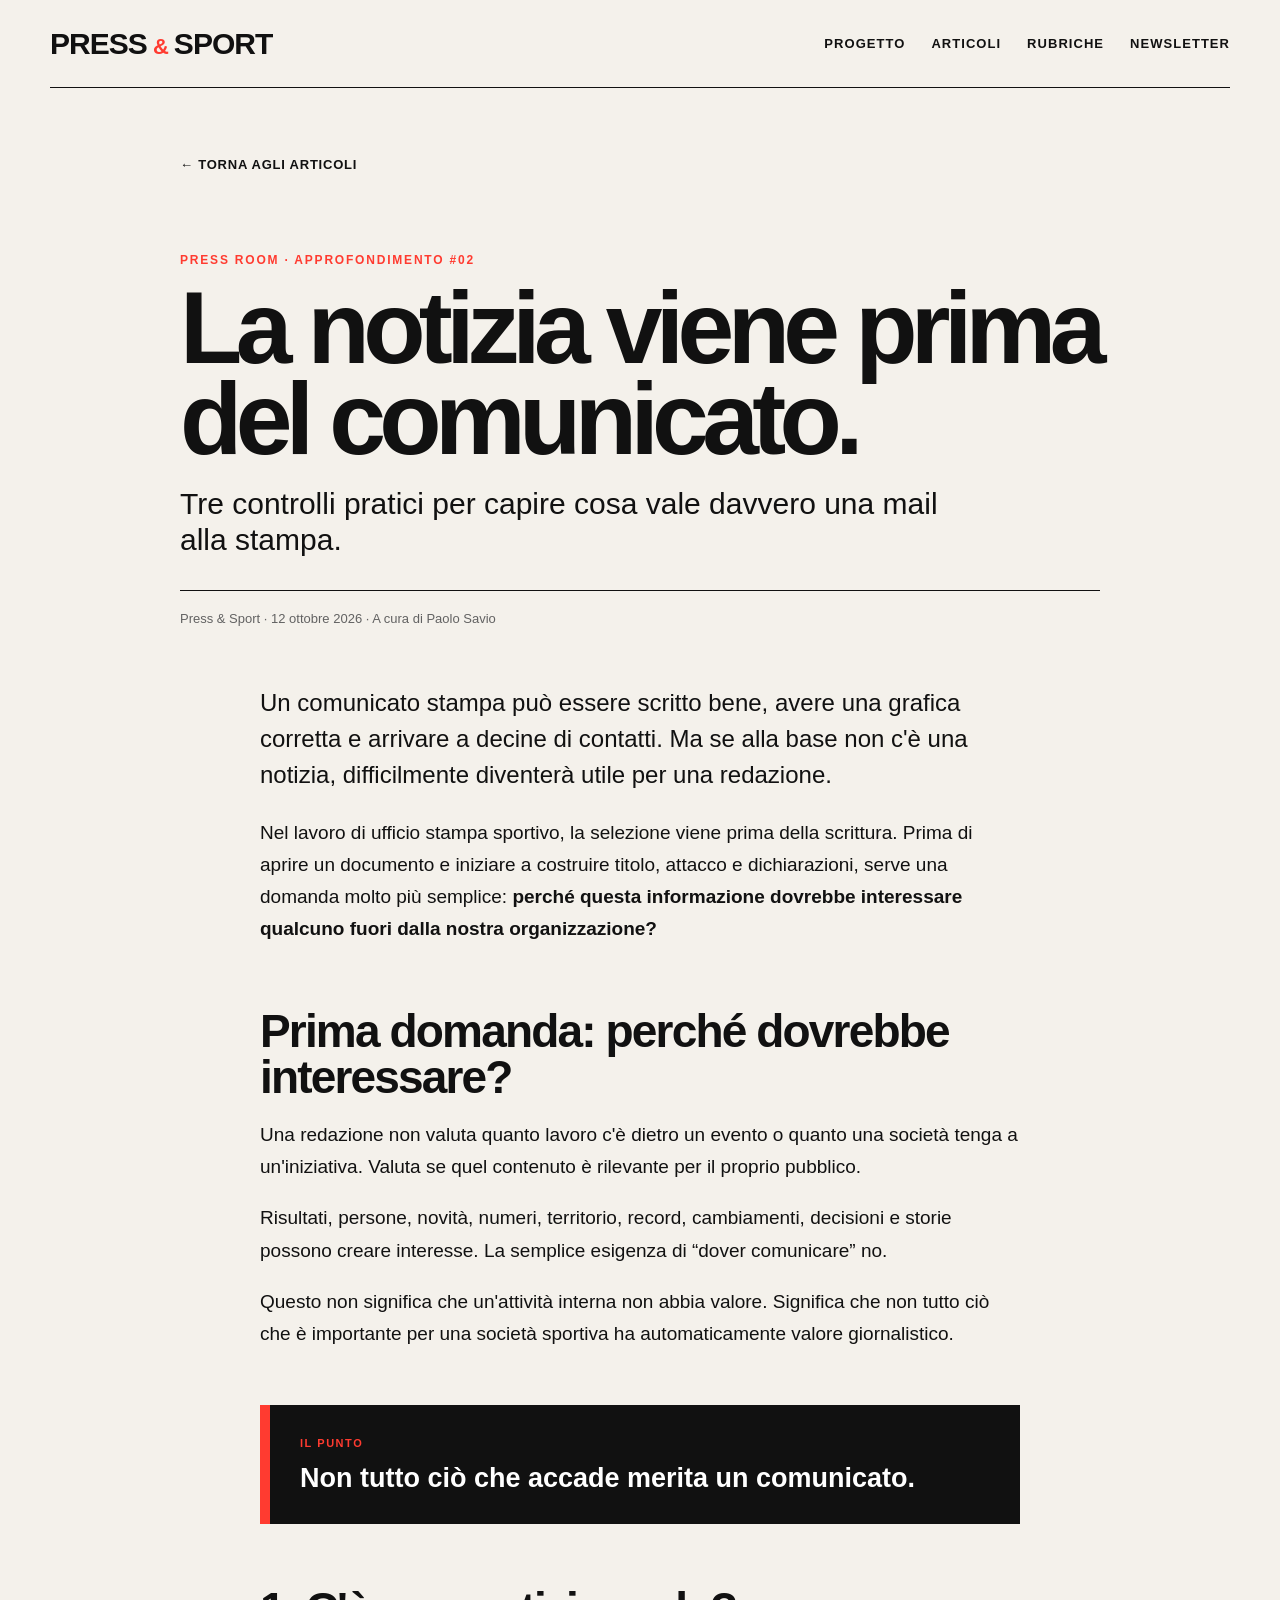
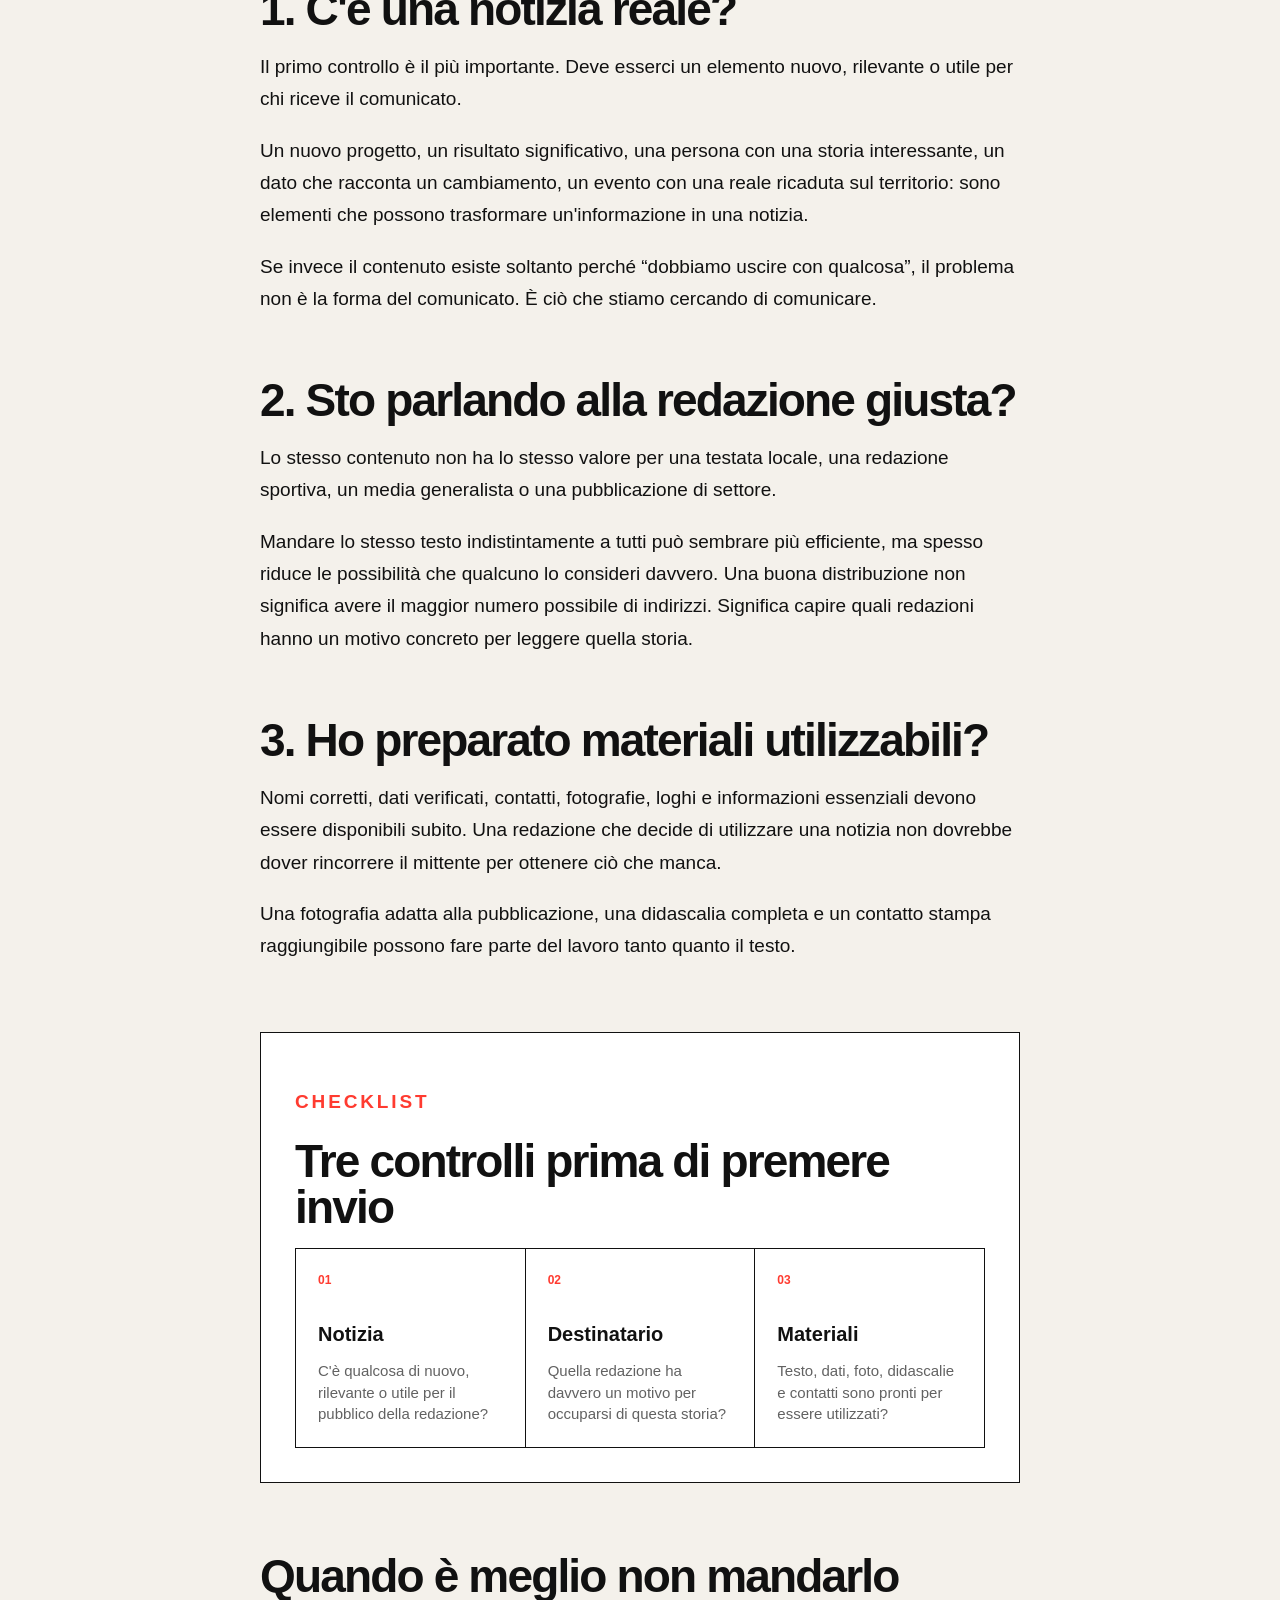
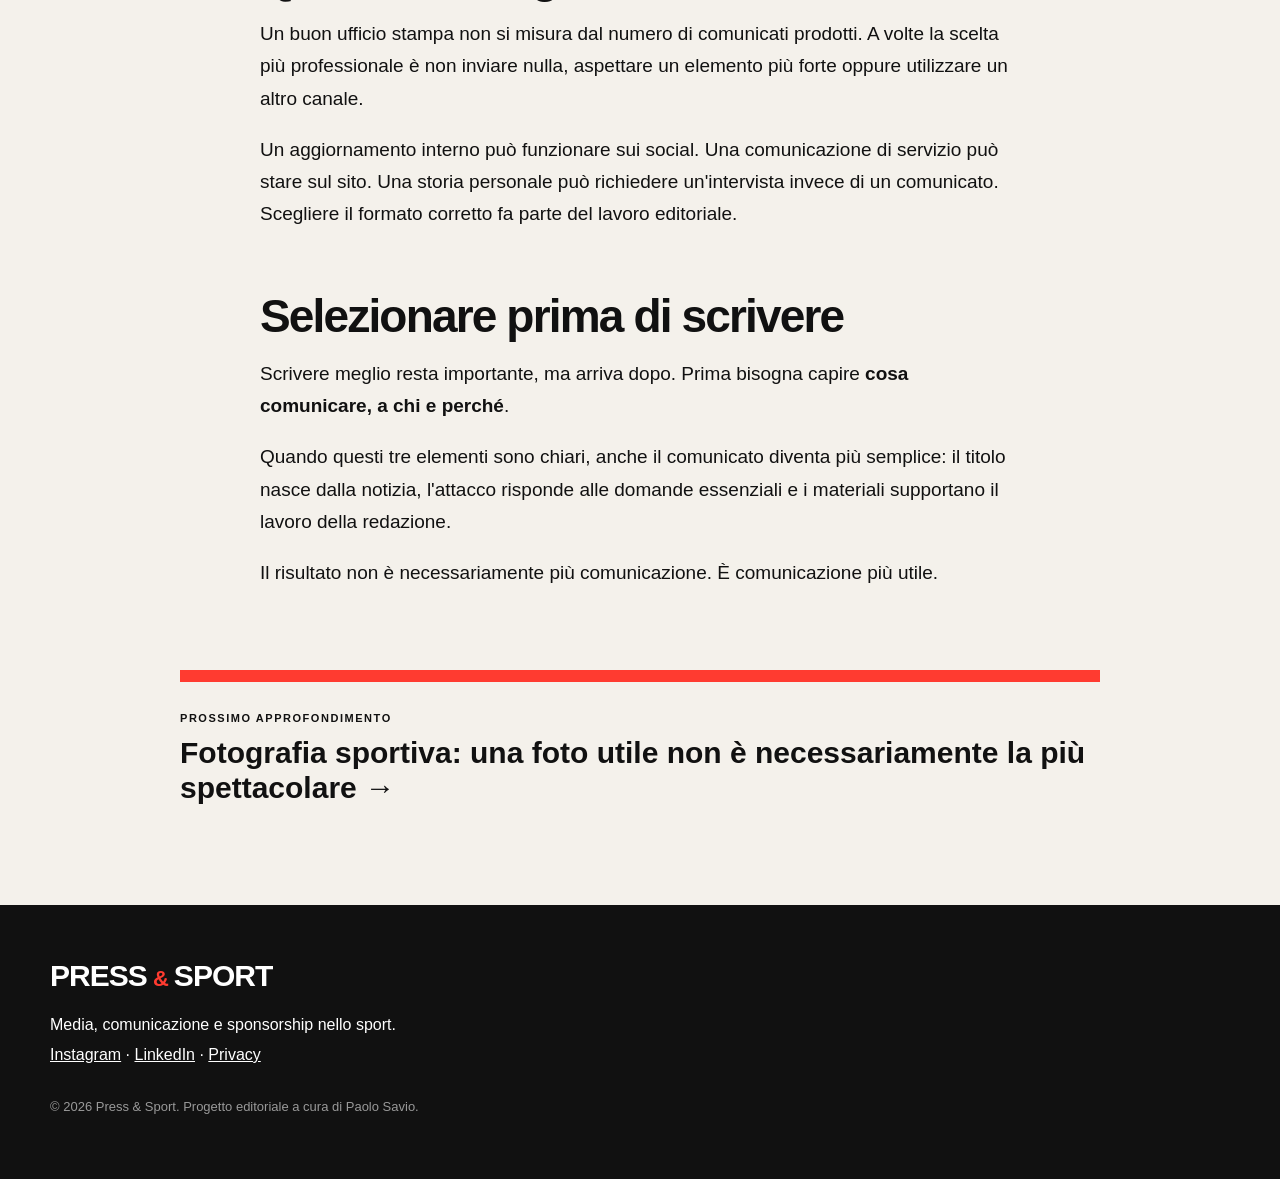
<file: articoli/la-notizia-viene-prima-del-comunicato.html>
<!doctype html>
<html lang="it">
<head>
  <meta charset="utf-8">
  <meta name="viewport" content="width=device-width, initial-scale=1">
  <title>La notizia viene prima del comunicato — Press & Sport</title>
  <meta name="description" content="Tre controlli pratici per capire cosa vale davvero una mail alla stampa e quando un comunicato ha senso.">
  <meta name="theme-color" content="#111111">
  <meta name="robots" content="index,follow,max-image-preview:large">
  <link rel="canonical" href="https://pressandsport.it/articoli/la-notizia-viene-prima-del-comunicato.html">
  <link rel="icon" href="/assets/press-sport-logo.svg" type="image/svg+xml">
  <meta property="og:type" content="article">
  <meta property="og:site_name" content="Press & Sport">
  <meta property="og:title" content="La notizia viene prima del comunicato — Press & Sport">
  <meta property="og:description" content="Tre controlli pratici per capire cosa vale davvero una mail alla stampa e quando un comunicato ha senso.">
  <meta property="og:url" content="https://pressandsport.it/articoli/la-notizia-viene-prima-del-comunicato.html">
  <meta property="og:image" content="https://pressandsport.it/assets/press-sport-share.svg">
  <meta property="og:image:width" content="1200">
  <meta property="og:image:height" content="630">
  <meta name="twitter:card" content="summary_large_image">
  <meta name="twitter:image" content="https://pressandsport.it/assets/press-sport-share.svg">
  <meta property="article:published_time" content="2026-10-12">
  <meta property="article:section" content="Press Room">
  <script type="application/ld+json">
  {
    "@context":"https://schema.org",
    "@type":"Article",
    "headline":"La notizia viene prima del comunicato",
    "description":"Tre controlli pratici per capire cosa vale davvero una mail alla stampa e quando un comunicato ha senso.",
    "datePublished":"2026-10-12",
    "dateModified":"2026-10-16",
    "image":"https://pressandsport.it/assets/press-sport-share.svg",
    "mainEntityOfPage":"https://pressandsport.it/articoli/la-notizia-viene-prima-del-comunicato.html",
    "author":{"@type":"Person","name":"Paolo Savio"},
    "publisher":{"@type":"Organization","name":"Press & Sport","url":"https://pressandsport.it/","logo":"https://pressandsport.it/assets/press-sport-logo.svg"}
  }
  </script>
  <link rel="stylesheet" href="../styles.css">
</head>
<body>
  <header class="site-header">
    <a class="brand" href="../index.html" aria-label="Press & Sport, home">
      <span class="brand-press">PRESS</span><span class="brand-amp">&amp;</span><span class="brand-sport">SPORT</span>
    </a>
    <nav class="nav" aria-label="Navigazione principale">
      <a href="../index.html#progetto">Progetto</a>
      <a href="../index.html#articoli">Articoli</a>
      <a href="../index.html#rubriche">Rubriche</a>
      <a href="../index.html#newsletter">Newsletter</a>
    </nav>
  </header>

  <main class="article-page">
    <article class="article-shell">
      <a class="article-back" href="../index.html#articoli">← Torna agli articoli</a>
      <p class="article-kicker">PRESS ROOM · APPROFONDIMENTO #02</p>
      <h1>La notizia viene prima del comunicato.</h1>
      <p class="article-deck">Tre controlli pratici per capire cosa vale davvero una mail alla stampa.</p>
      <div class="article-meta">Press &amp; Sport · 12 ottobre 2026 · A cura di Paolo Savio</div>

      <div class="article-body">
        <p class="article-lead">Un comunicato stampa può essere scritto bene, avere una grafica corretta e arrivare a decine di contatti. Ma se alla base non c'è una notizia, difficilmente diventerà utile per una redazione.</p>

        <p>Nel lavoro di ufficio stampa sportivo, la selezione viene prima della scrittura. Prima di aprire un documento e iniziare a costruire titolo, attacco e dichiarazioni, serve una domanda molto più semplice: <strong>perché questa informazione dovrebbe interessare qualcuno fuori dalla nostra organizzazione?</strong></p>

        <h2>Prima domanda: perché dovrebbe interessare?</h2>

        <p>Una redazione non valuta quanto lavoro c'è dietro un evento o quanto una società tenga a un'iniziativa. Valuta se quel contenuto è rilevante per il proprio pubblico.</p>

        <p>Risultati, persone, novità, numeri, territorio, record, cambiamenti, decisioni e storie possono creare interesse. La semplice esigenza di “dover comunicare” no.</p>

        <p>Questo non significa che un'attività interna non abbia valore. Significa che non tutto ciò che è importante per una società sportiva ha automaticamente valore giornalistico.</p>

        <aside class="article-callout">
          <span>IL PUNTO</span>
          <strong>Non tutto ciò che accade merita un comunicato.</strong>
        </aside>

        <h2>1. C'è una notizia reale?</h2>

        <p>Il primo controllo è il più importante. Deve esserci un elemento nuovo, rilevante o utile per chi riceve il comunicato.</p>

        <p>Un nuovo progetto, un risultato significativo, una persona con una storia interessante, un dato che racconta un cambiamento, un evento con una reale ricaduta sul territorio: sono elementi che possono trasformare un'informazione in una notizia.</p>

        <p>Se invece il contenuto esiste soltanto perché “dobbiamo uscire con qualcosa”, il problema non è la forma del comunicato. È ciò che stiamo cercando di comunicare.</p>

        <h2>2. Sto parlando alla redazione giusta?</h2>

        <p>Lo stesso contenuto non ha lo stesso valore per una testata locale, una redazione sportiva, un media generalista o una pubblicazione di settore.</p>

        <p>Mandare lo stesso testo indistintamente a tutti può sembrare più efficiente, ma spesso riduce le possibilità che qualcuno lo consideri davvero. Una buona distribuzione non significa avere il maggior numero possibile di indirizzi. Significa capire quali redazioni hanno un motivo concreto per leggere quella storia.</p>

        <h2>3. Ho preparato materiali utilizzabili?</h2>

        <p>Nomi corretti, dati verificati, contatti, fotografie, loghi e informazioni essenziali devono essere disponibili subito. Una redazione che decide di utilizzare una notizia non dovrebbe dover rincorrere il mittente per ottenere ciò che manca.</p>

        <p>Una fotografia adatta alla pubblicazione, una didascalia completa e un contatto stampa raggiungibile possono fare parte del lavoro tanto quanto il testo.</p>

        <section class="toolbox-box">
          <p class="section-label">CHECKLIST</p>
          <h2>Tre controlli prima di premere invio</h2>
          <div class="toolbox-grid">
            <div><span>01</span><strong>Notizia</strong><p>C'è qualcosa di nuovo, rilevante o utile per il pubblico della redazione?</p></div>
            <div><span>02</span><strong>Destinatario</strong><p>Quella redazione ha davvero un motivo per occuparsi di questa storia?</p></div>
            <div><span>03</span><strong>Materiali</strong><p>Testo, dati, foto, didascalie e contatti sono pronti per essere utilizzati?</p></div>
          </div>
        </section>

        <h2>Quando è meglio non mandarlo</h2>

        <p>Un buon ufficio stampa non si misura dal numero di comunicati prodotti. A volte la scelta più professionale è non inviare nulla, aspettare un elemento più forte oppure utilizzare un altro canale.</p>

        <p>Un aggiornamento interno può funzionare sui social. Una comunicazione di servizio può stare sul sito. Una storia personale può richiedere un'intervista invece di un comunicato. Scegliere il formato corretto fa parte del lavoro editoriale.</p>

        <h2>Selezionare prima di scrivere</h2>

        <p>Scrivere meglio resta importante, ma arriva dopo. Prima bisogna capire <strong>cosa comunicare, a chi e perché</strong>.</p>

        <p>Quando questi tre elementi sono chiari, anche il comunicato diventa più semplice: il titolo nasce dalla notizia, l'attacco risponde alle domande essenziali e i materiali supportano il lavoro della redazione.</p>

        <p>Il risultato non è necessariamente più comunicazione. È comunicazione più utile.</p>
      </div>

      <div class="article-next">
        <span>PROSSIMO APPROFONDIMENTO</span>
        <strong><a href="una-foto-sportiva-utile-non-e-necessariamente-la-piu-spettacolare.html">Fotografia sportiva: una foto utile non è necessariamente la più spettacolare →</a></strong>
      </div>
    </article>
  </main>

  <footer>
    <div class="brand footer-brand">
      <span class="brand-press">PRESS</span><span class="brand-amp">&amp;</span><span class="brand-sport">SPORT</span>
    </div>
    <p>Media, comunicazione e sponsorship nello sport.</p>
    <p class="social-links"><a href="https://www.instagram.com/pressandsport/" target="_blank" rel="noopener noreferrer">Instagram</a> · <a href="https://www.linkedin.com/company/146625659" target="_blank" rel="noopener noreferrer">LinkedIn</a> · <a href="../privacy.html">Privacy</a></p>
    <p class="copyright">© 2026 Press &amp; Sport. Progetto editoriale a cura di Paolo Savio.</p>
  </footer>
</body>
</html>
</file>
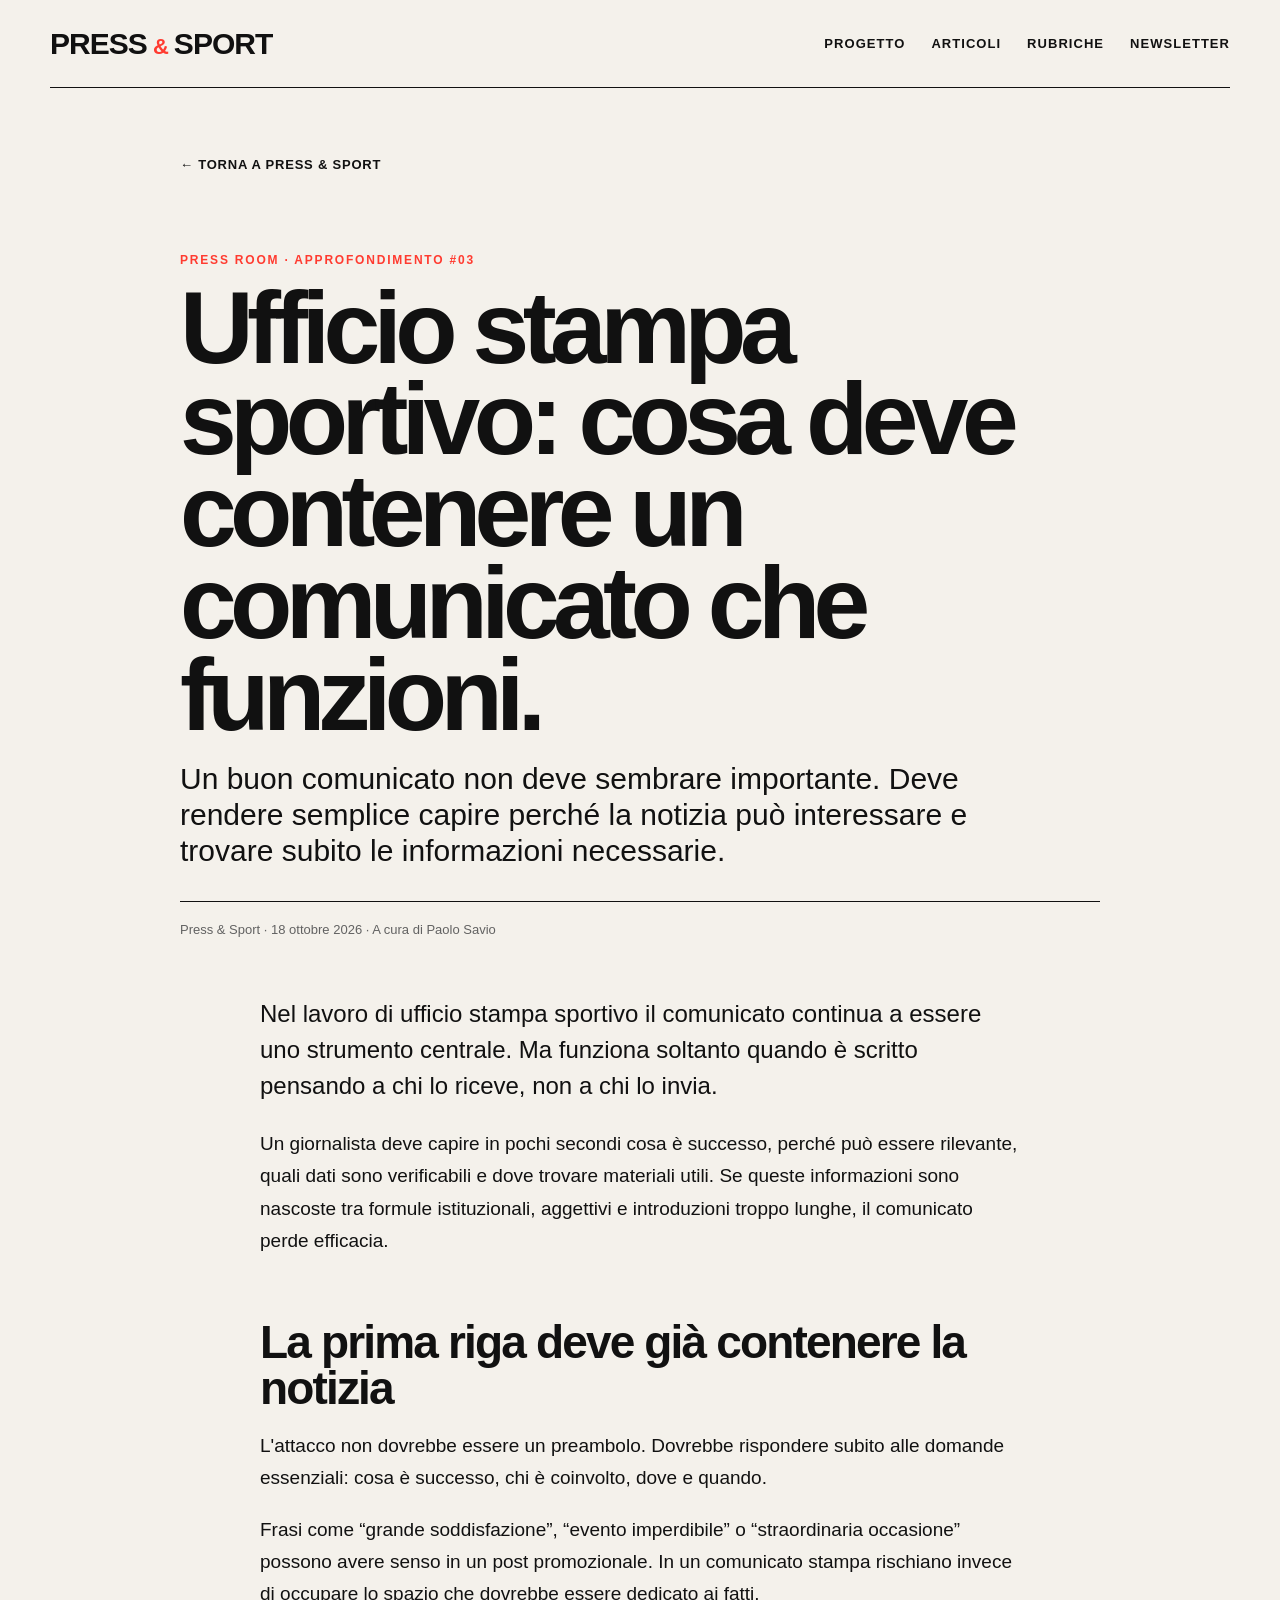
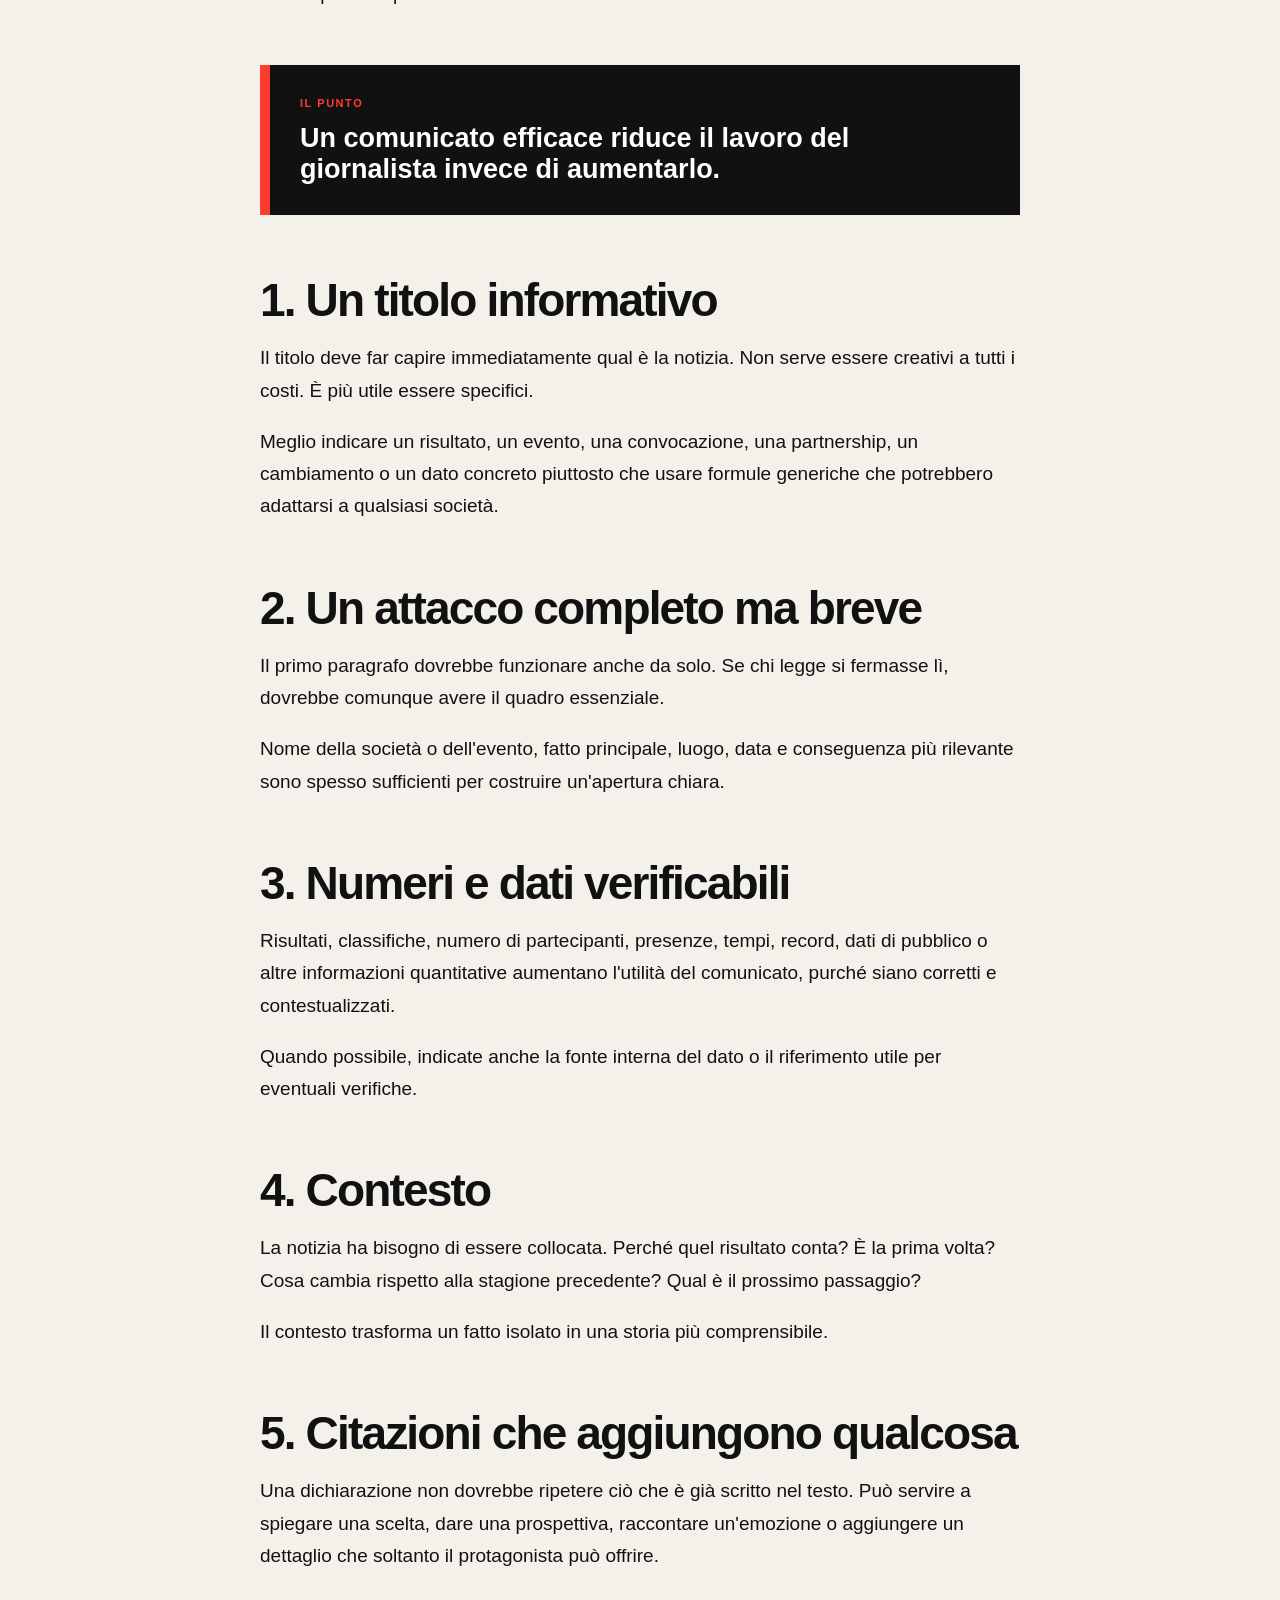
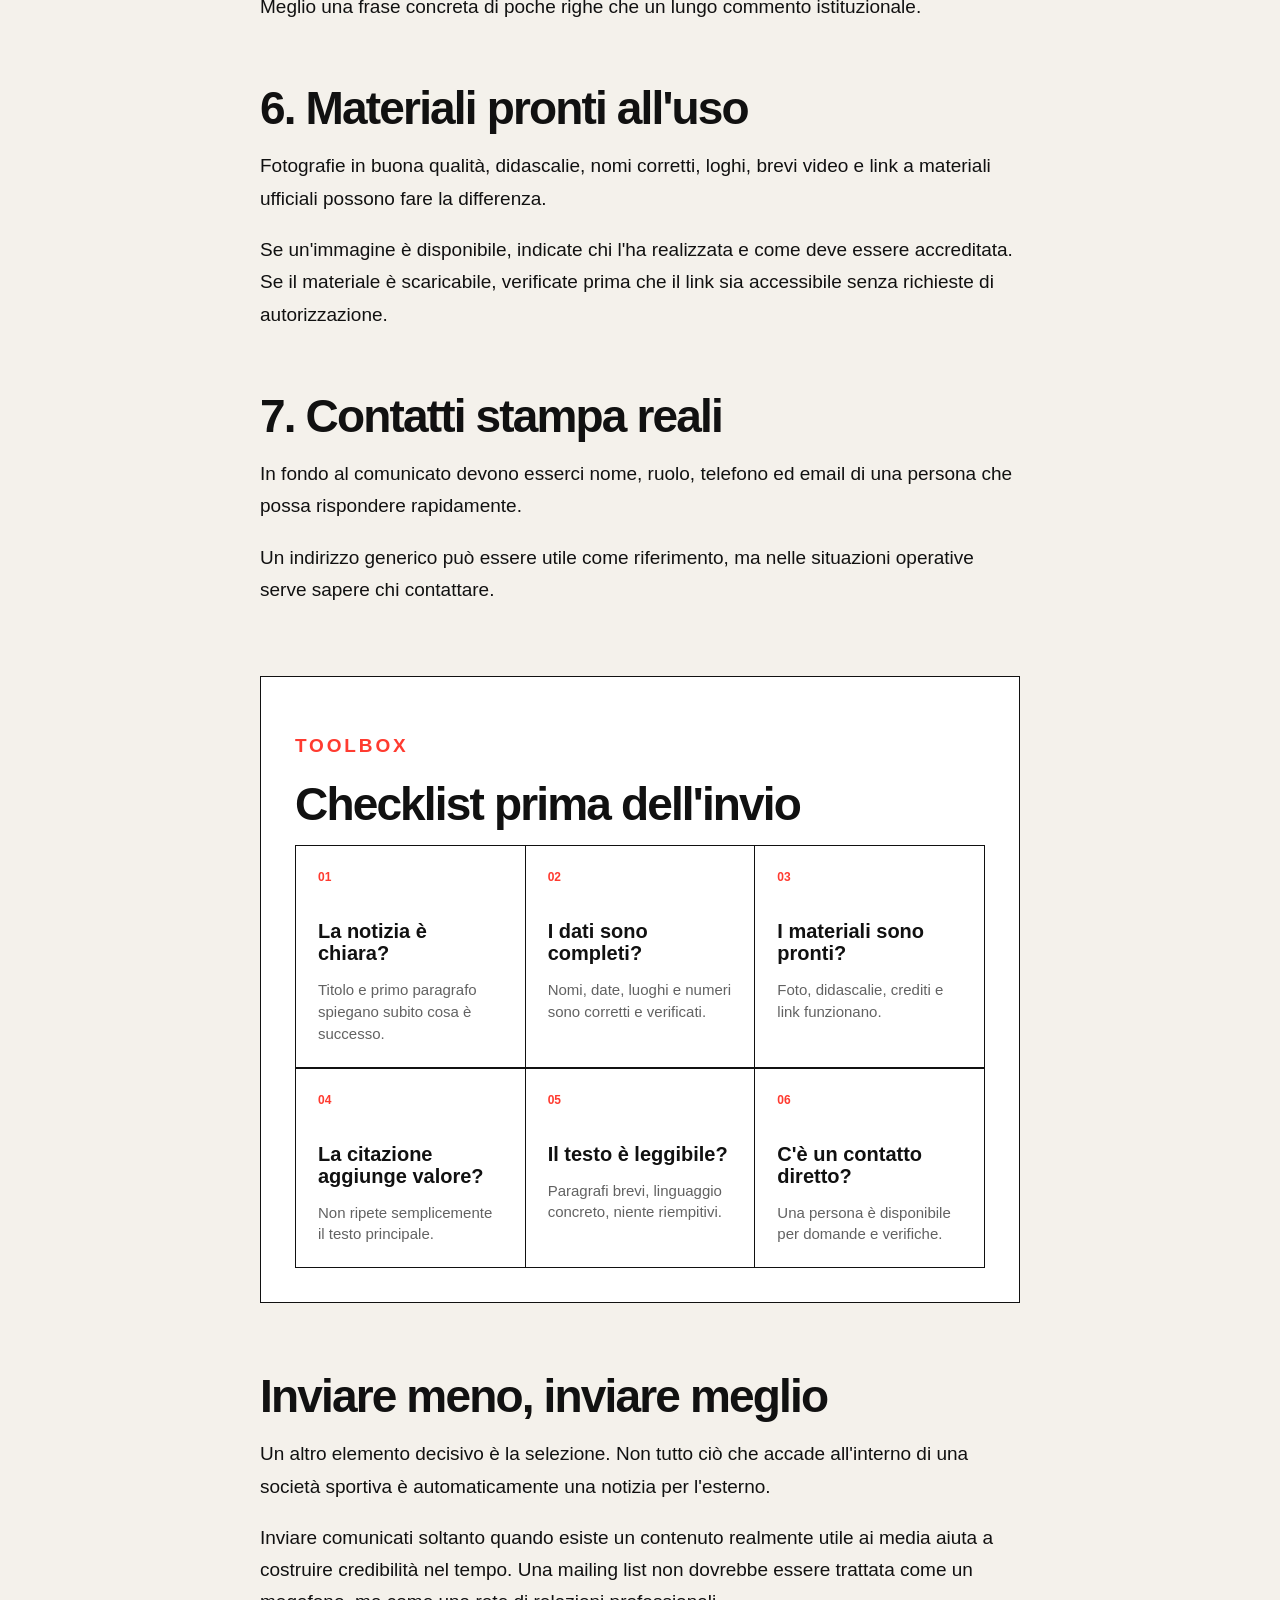
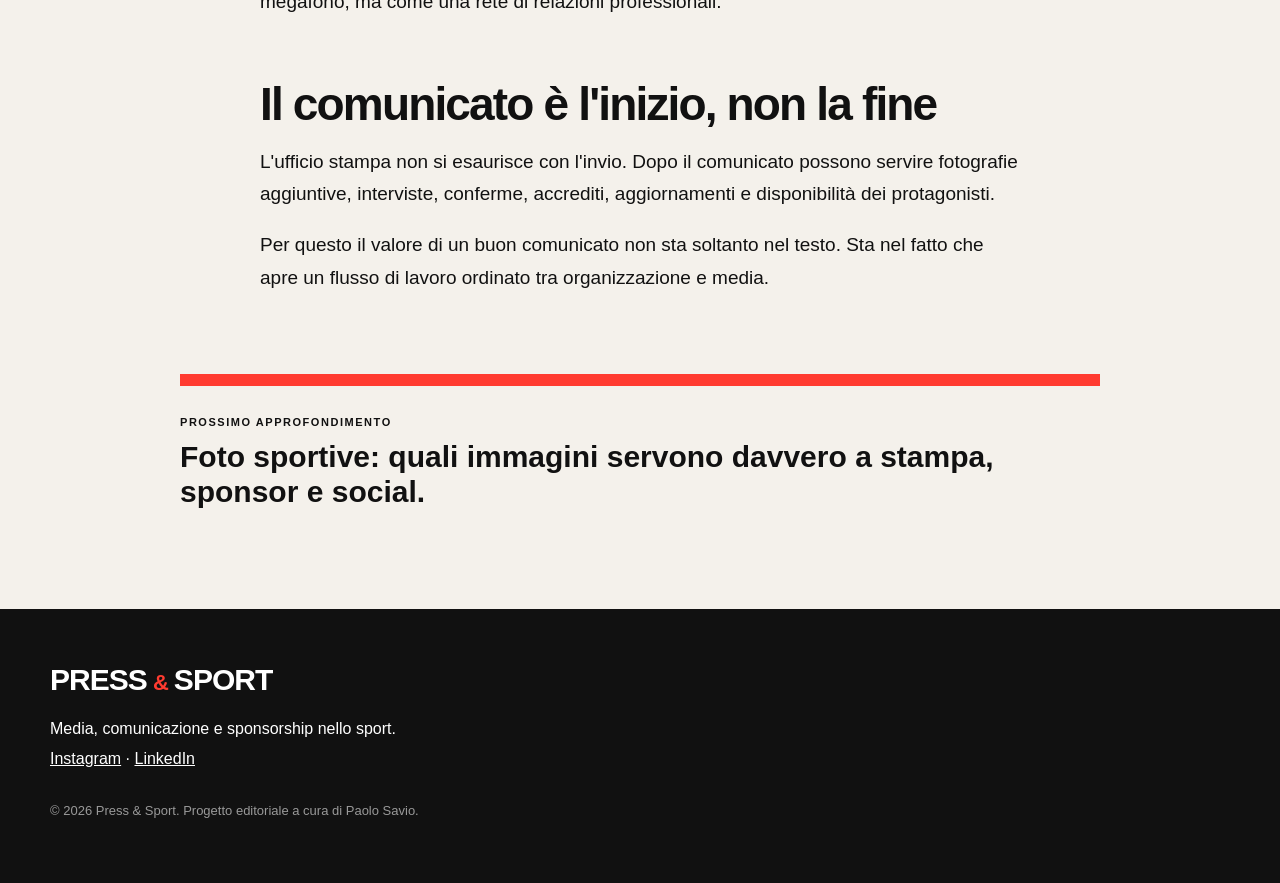
<file: articoli/ufficio-stampa-sportivo-cosa-deve-contenere-un-comunicato-che-funzioni.html>
<!doctype html>
<html lang="it">
<head>
  <meta charset="utf-8">
  <meta name="viewport" content="width=device-width, initial-scale=1">
  <title>Ufficio stampa sportivo: cosa deve contenere un comunicato che funzioni — Press & Sport</title>
  <meta name="description" content="Come costruire un comunicato stampa sportivo utile ai giornalisti: titolo, attacco, dati, contesto, citazioni, materiali e contatti.">
  <meta name="theme-color" content="#111111">
  <link rel="stylesheet" href="../styles.css">
</head>
<body>
  <header class="site-header">
    <a class="brand" href="../index.html" aria-label="Press & Sport, home">
      <span class="brand-press">PRESS</span><span class="brand-amp">&amp;</span><span class="brand-sport">SPORT</span>
    </a>
    <nav class="nav" aria-label="Navigazione principale">
      <a href="../index.html#progetto">Progetto</a>
      <a href="../index.html#articoli">Articoli</a>
      <a href="../index.html#rubriche">Rubriche</a>
      <a href="../newsletter/">Newsletter</a>
    </nav>
  </header>

  <main class="article-page">
    <article class="article-shell">
      <a class="article-back" href="../index.html">← Torna a Press &amp; Sport</a>
      <p class="article-kicker">PRESS ROOM · APPROFONDIMENTO #03</p>
      <h1>Ufficio stampa sportivo: cosa deve contenere un comunicato che funzioni.</h1>
      <p class="article-deck">Un buon comunicato non deve sembrare importante. Deve rendere semplice capire perché la notizia può interessare e trovare subito le informazioni necessarie.</p>
      <div class="article-meta">Press &amp; Sport · 18 ottobre 2026 · A cura di Paolo Savio</div>

      <div class="article-body">
        <p class="article-lead">Nel lavoro di ufficio stampa sportivo il comunicato continua a essere uno strumento centrale. Ma funziona soltanto quando è scritto pensando a chi lo riceve, non a chi lo invia.</p>

        <p>Un giornalista deve capire in pochi secondi cosa è successo, perché può essere rilevante, quali dati sono verificabili e dove trovare materiali utili. Se queste informazioni sono nascoste tra formule istituzionali, aggettivi e introduzioni troppo lunghe, il comunicato perde efficacia.</p>

        <h2>La prima riga deve già contenere la notizia</h2>

        <p>L'attacco non dovrebbe essere un preambolo. Dovrebbe rispondere subito alle domande essenziali: cosa è successo, chi è coinvolto, dove e quando.</p>

        <p>Frasi come “grande soddisfazione”, “evento imperdibile” o “straordinaria occasione” possono avere senso in un post promozionale. In un comunicato stampa rischiano invece di occupare lo spazio che dovrebbe essere dedicato ai fatti.</p>

        <aside class="article-callout">
          <span>IL PUNTO</span>
          <strong>Un comunicato efficace riduce il lavoro del giornalista invece di aumentarlo.</strong>
        </aside>

        <h2>1. Un titolo informativo</h2>

        <p>Il titolo deve far capire immediatamente qual è la notizia. Non serve essere creativi a tutti i costi. È più utile essere specifici.</p>

        <p>Meglio indicare un risultato, un evento, una convocazione, una partnership, un cambiamento o un dato concreto piuttosto che usare formule generiche che potrebbero adattarsi a qualsiasi società.</p>

        <h2>2. Un attacco completo ma breve</h2>

        <p>Il primo paragrafo dovrebbe funzionare anche da solo. Se chi legge si fermasse lì, dovrebbe comunque avere il quadro essenziale.</p>

        <p>Nome della società o dell'evento, fatto principale, luogo, data e conseguenza più rilevante sono spesso sufficienti per costruire un'apertura chiara.</p>

        <h2>3. Numeri e dati verificabili</h2>

        <p>Risultati, classifiche, numero di partecipanti, presenze, tempi, record, dati di pubblico o altre informazioni quantitative aumentano l'utilità del comunicato, purché siano corretti e contestualizzati.</p>

        <p>Quando possibile, indicate anche la fonte interna del dato o il riferimento utile per eventuali verifiche.</p>

        <h2>4. Contesto</h2>

        <p>La notizia ha bisogno di essere collocata. Perché quel risultato conta? È la prima volta? Cosa cambia rispetto alla stagione precedente? Qual è il prossimo passaggio?</p>

        <p>Il contesto trasforma un fatto isolato in una storia più comprensibile.</p>

        <h2>5. Citazioni che aggiungono qualcosa</h2>

        <p>Una dichiarazione non dovrebbe ripetere ciò che è già scritto nel testo. Può servire a spiegare una scelta, dare una prospettiva, raccontare un'emozione o aggiungere un dettaglio che soltanto il protagonista può offrire.</p>

        <p>Meglio una frase concreta di poche righe che un lungo commento istituzionale.</p>

        <h2>6. Materiali pronti all'uso</h2>

        <p>Fotografie in buona qualità, didascalie, nomi corretti, loghi, brevi video e link a materiali ufficiali possono fare la differenza.</p>

        <p>Se un'immagine è disponibile, indicate chi l'ha realizzata e come deve essere accreditata. Se il materiale è scaricabile, verificate prima che il link sia accessibile senza richieste di autorizzazione.</p>

        <h2>7. Contatti stampa reali</h2>

        <p>In fondo al comunicato devono esserci nome, ruolo, telefono ed email di una persona che possa rispondere rapidamente.</p>

        <p>Un indirizzo generico può essere utile come riferimento, ma nelle situazioni operative serve sapere chi contattare.</p>

        <section class="toolbox-box">
          <p class="section-label">TOOLBOX</p>
          <h2>Checklist prima dell'invio</h2>
          <div class="toolbox-grid">
            <div><span>01</span><strong>La notizia è chiara?</strong><p>Titolo e primo paragrafo spiegano subito cosa è successo.</p></div>
            <div><span>02</span><strong>I dati sono completi?</strong><p>Nomi, date, luoghi e numeri sono corretti e verificati.</p></div>
            <div><span>03</span><strong>I materiali sono pronti?</strong><p>Foto, didascalie, crediti e link funzionano.</p></div>
          </div>
          <div class="toolbox-grid">
            <div><span>04</span><strong>La citazione aggiunge valore?</strong><p>Non ripete semplicemente il testo principale.</p></div>
            <div><span>05</span><strong>Il testo è leggibile?</strong><p>Paragrafi brevi, linguaggio concreto, niente riempitivi.</p></div>
            <div><span>06</span><strong>C'è un contatto diretto?</strong><p>Una persona è disponibile per domande e verifiche.</p></div>
          </div>
        </section>

        <h2>Inviare meno, inviare meglio</h2>

        <p>Un altro elemento decisivo è la selezione. Non tutto ciò che accade all'interno di una società sportiva è automaticamente una notizia per l'esterno.</p>

        <p>Inviare comunicati soltanto quando esiste un contenuto realmente utile ai media aiuta a costruire credibilità nel tempo. Una mailing list non dovrebbe essere trattata come un megafono, ma come una rete di relazioni professionali.</p>

        <h2>Il comunicato è l'inizio, non la fine</h2>

        <p>L'ufficio stampa non si esaurisce con l'invio. Dopo il comunicato possono servire fotografie aggiuntive, interviste, conferme, accrediti, aggiornamenti e disponibilità dei protagonisti.</p>

        <p>Per questo il valore di un buon comunicato non sta soltanto nel testo. Sta nel fatto che apre un flusso di lavoro ordinato tra organizzazione e media.</p>
      </div>

      <div class="article-next">
        <span>PROSSIMO APPROFONDIMENTO</span>
        <strong>Foto sportive: quali immagini servono davvero a stampa, sponsor e social.</strong>
      </div>
    </article>
  </main>

  <footer>
    <div class="brand footer-brand">
      <span class="brand-press">PRESS</span><span class="brand-amp">&amp;</span><span class="brand-sport">SPORT</span>
    </div>
    <p>Media, comunicazione e sponsorship nello sport.</p>
    <p class="social-links"><a href="https://www.instagram.com/pressandsport/" target="_blank" rel="noopener noreferrer">Instagram</a> · <a href="https://www.linkedin.com/company/146625659" target="_blank" rel="noopener noreferrer">LinkedIn</a></p>
    <p class="copyright">© 2026 Press &amp; Sport. Progetto editoriale a cura di Paolo Savio.</p>
  </footer>
</body>
</html>
</file>
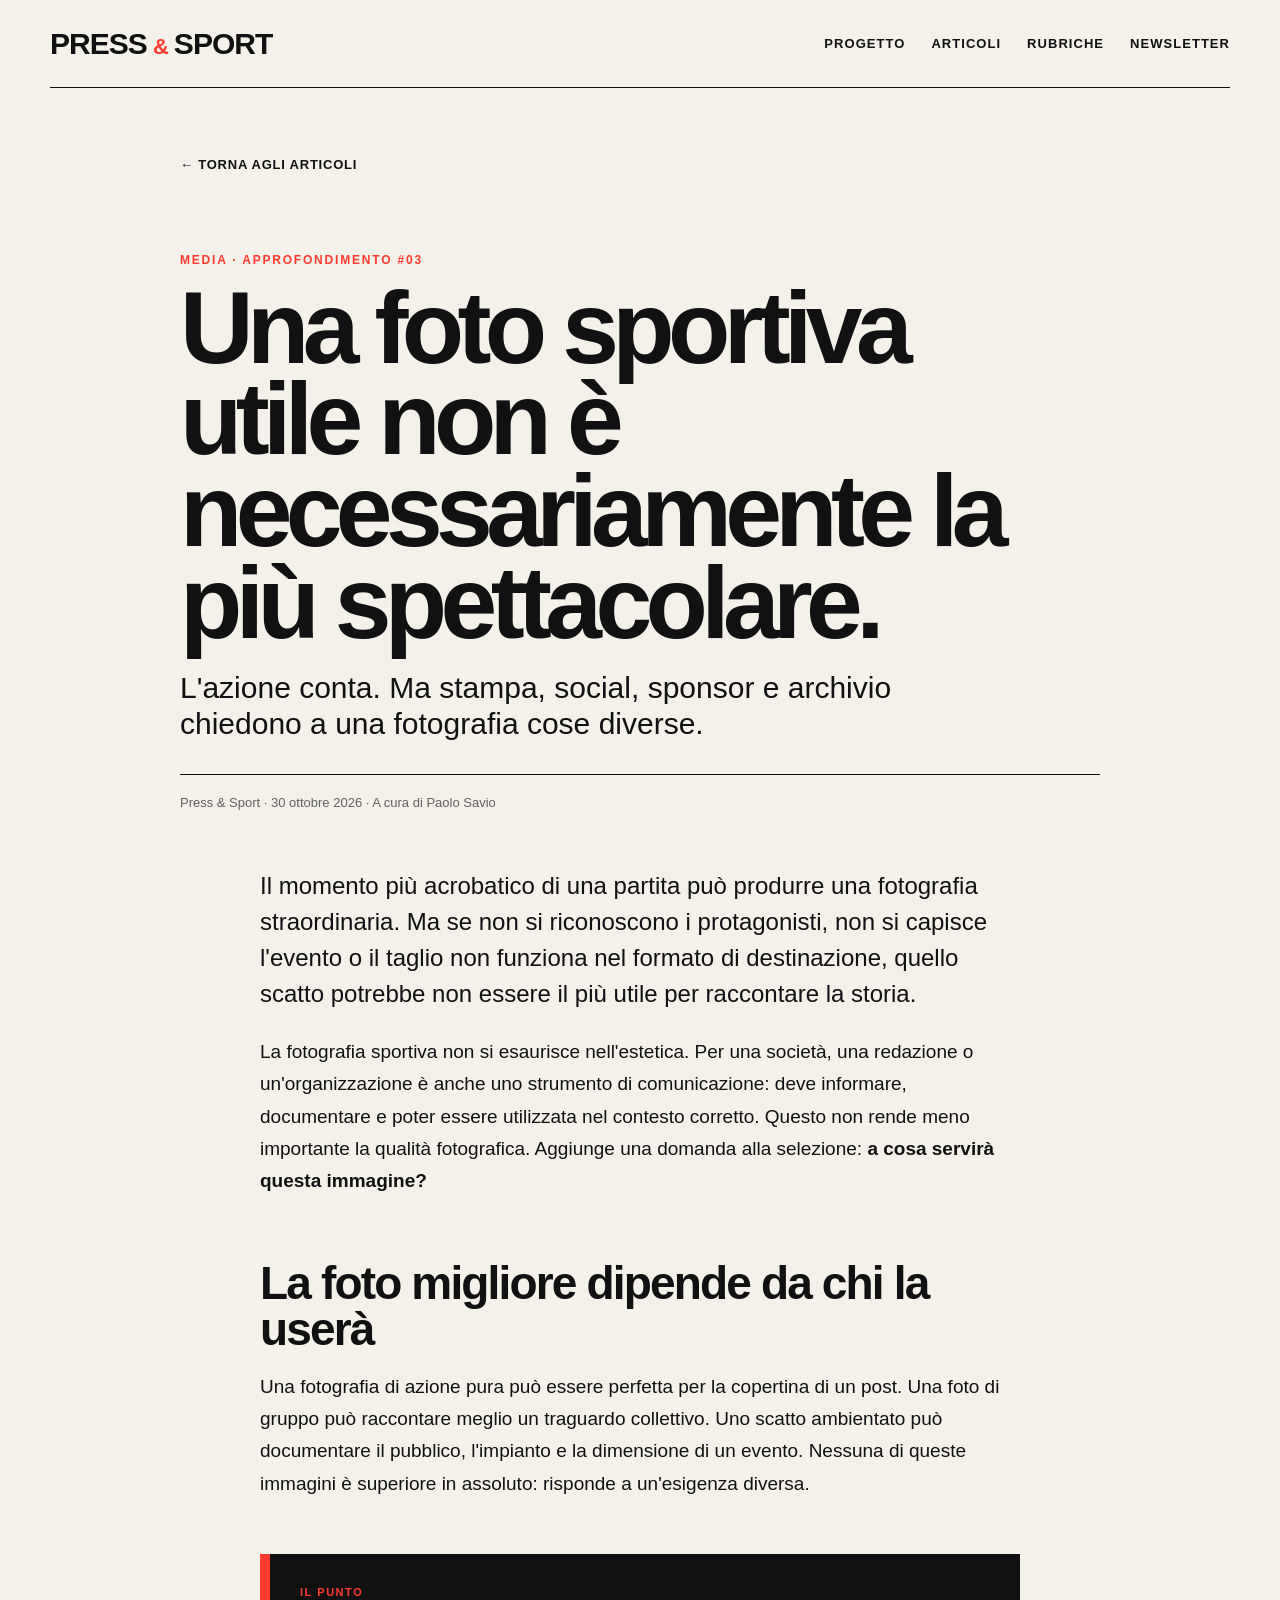
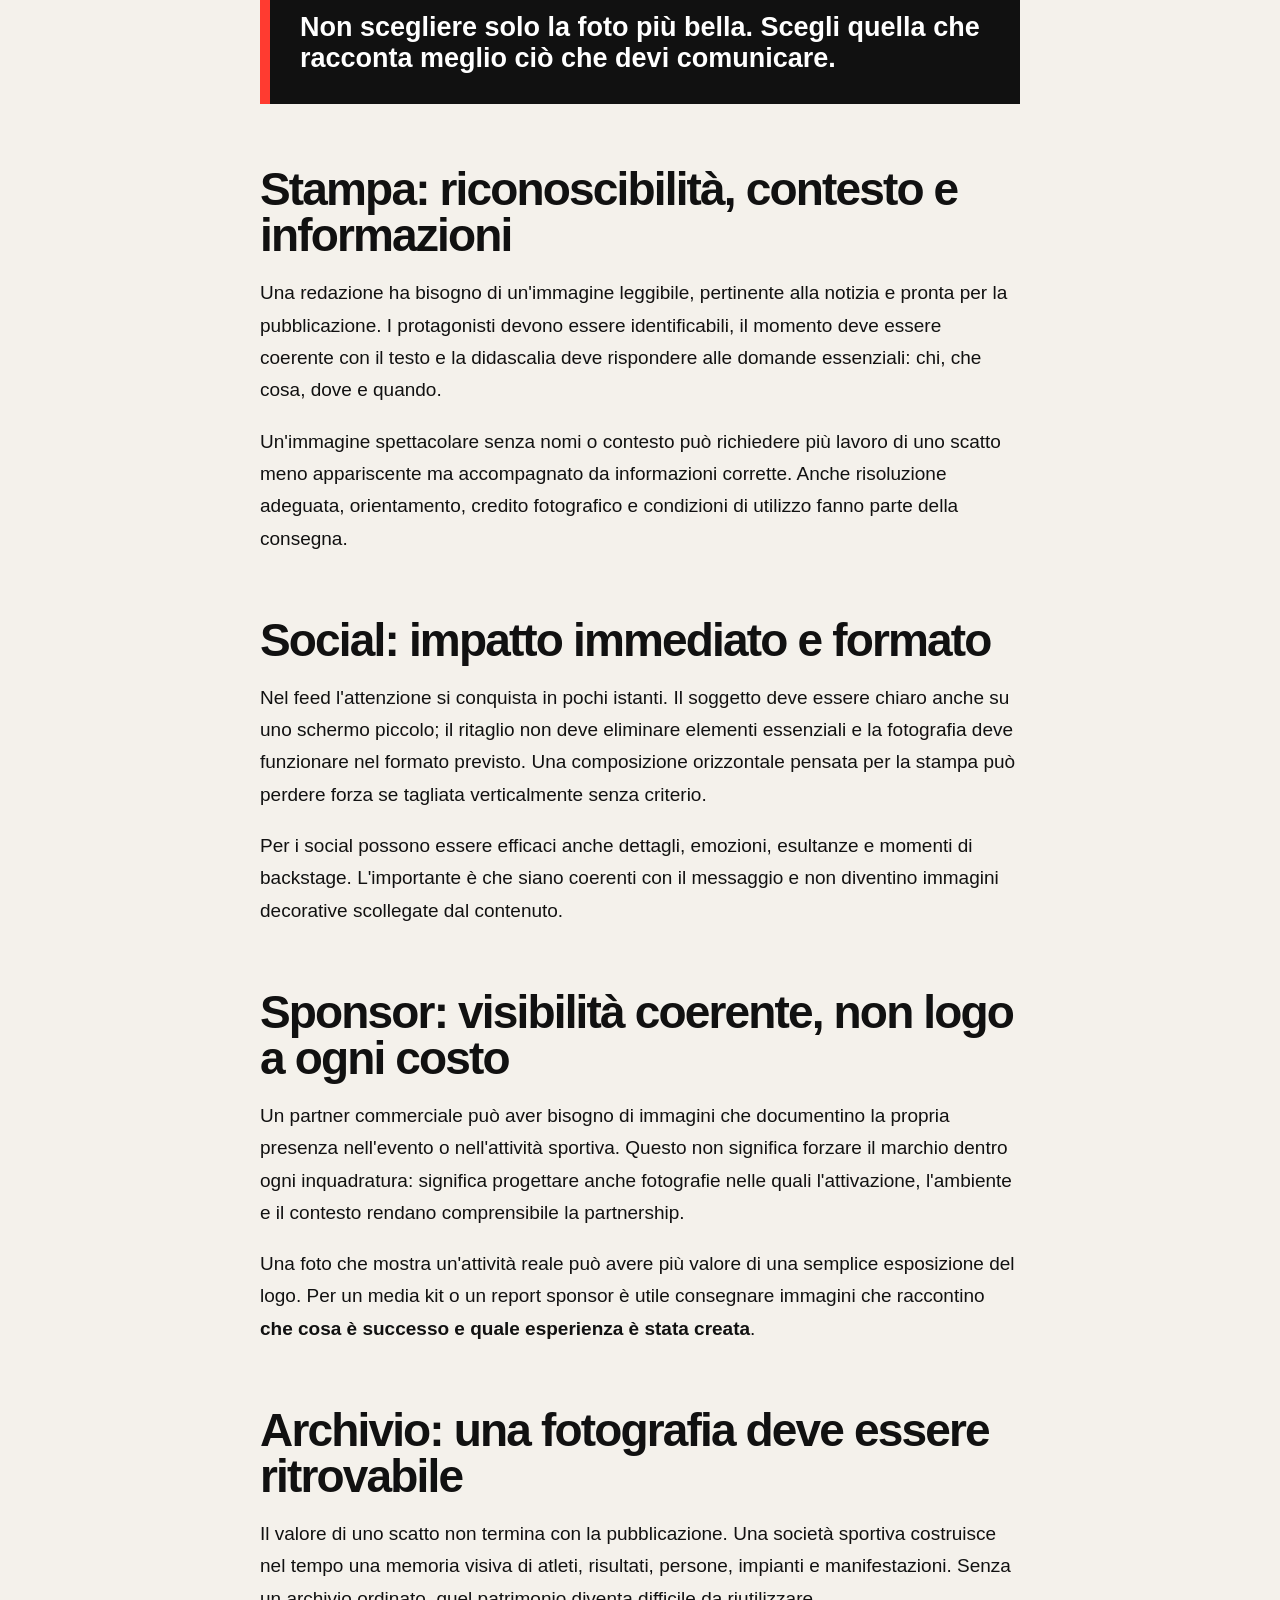
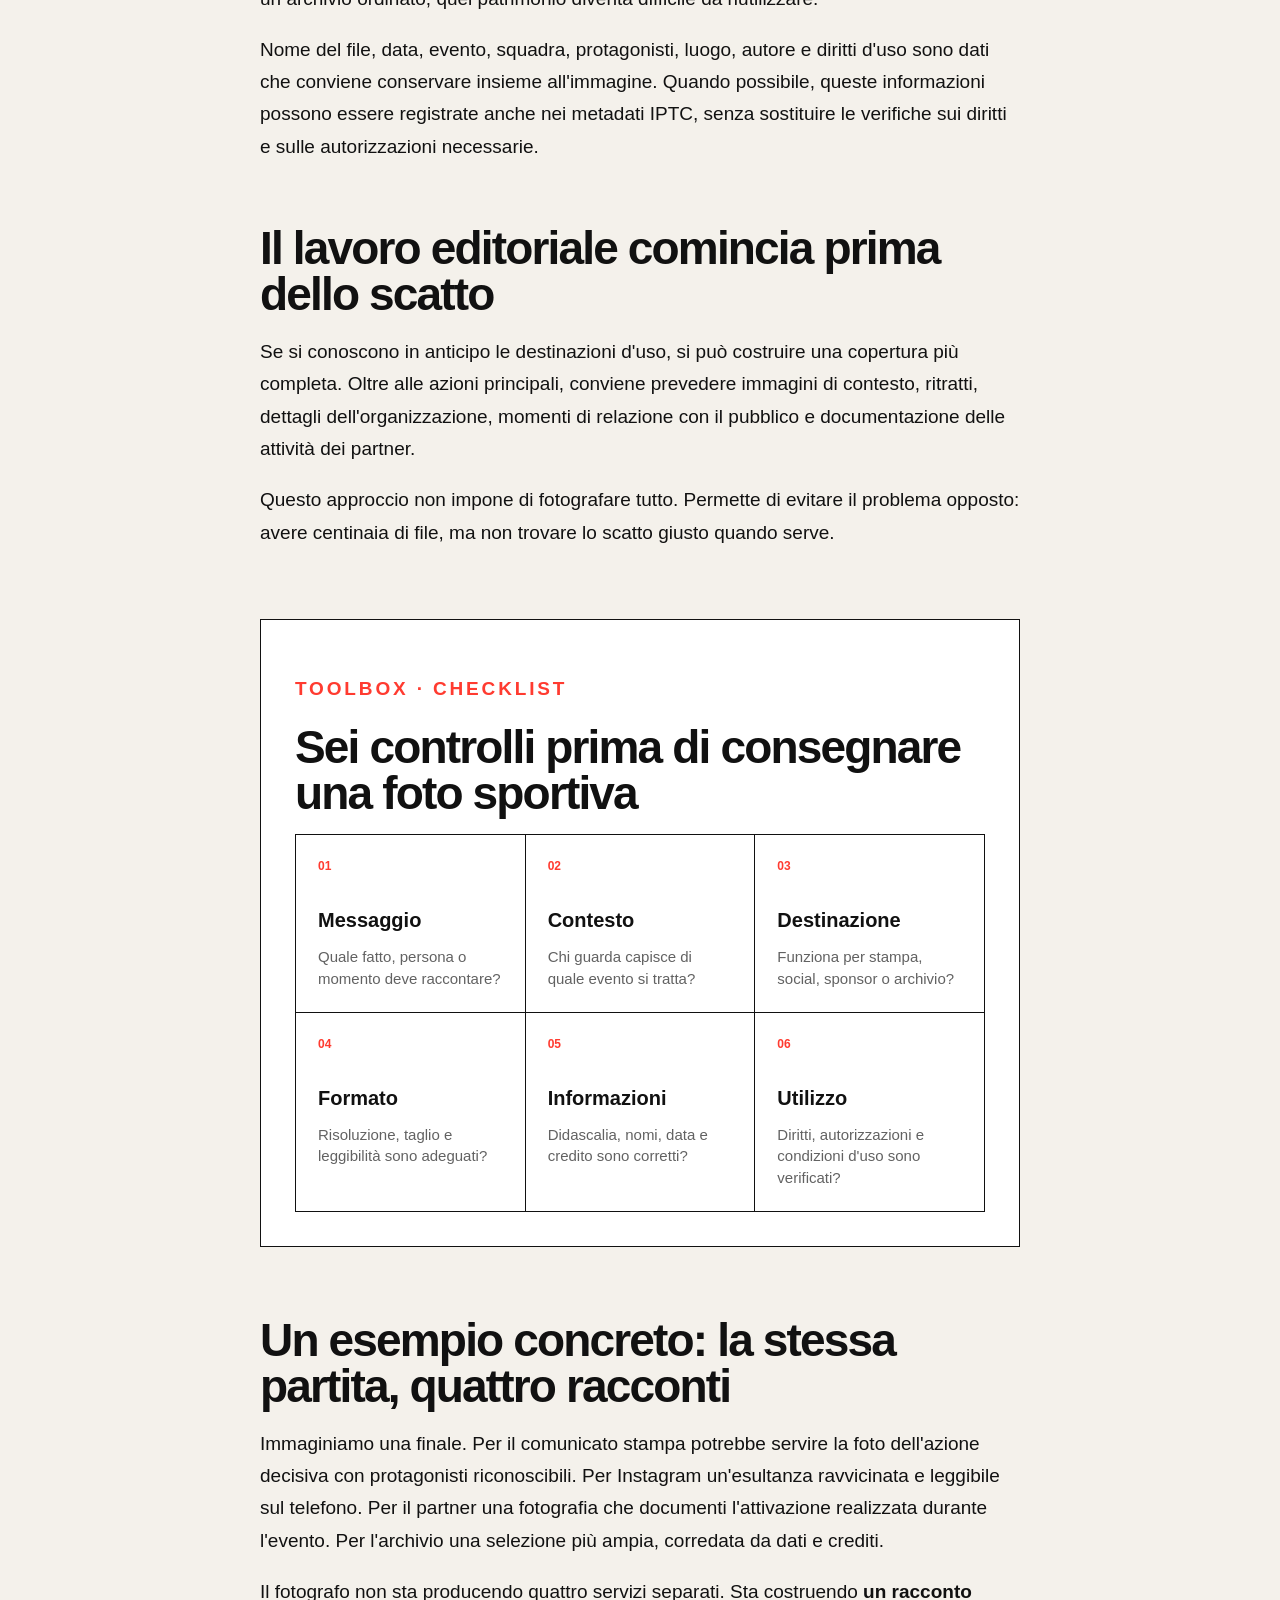
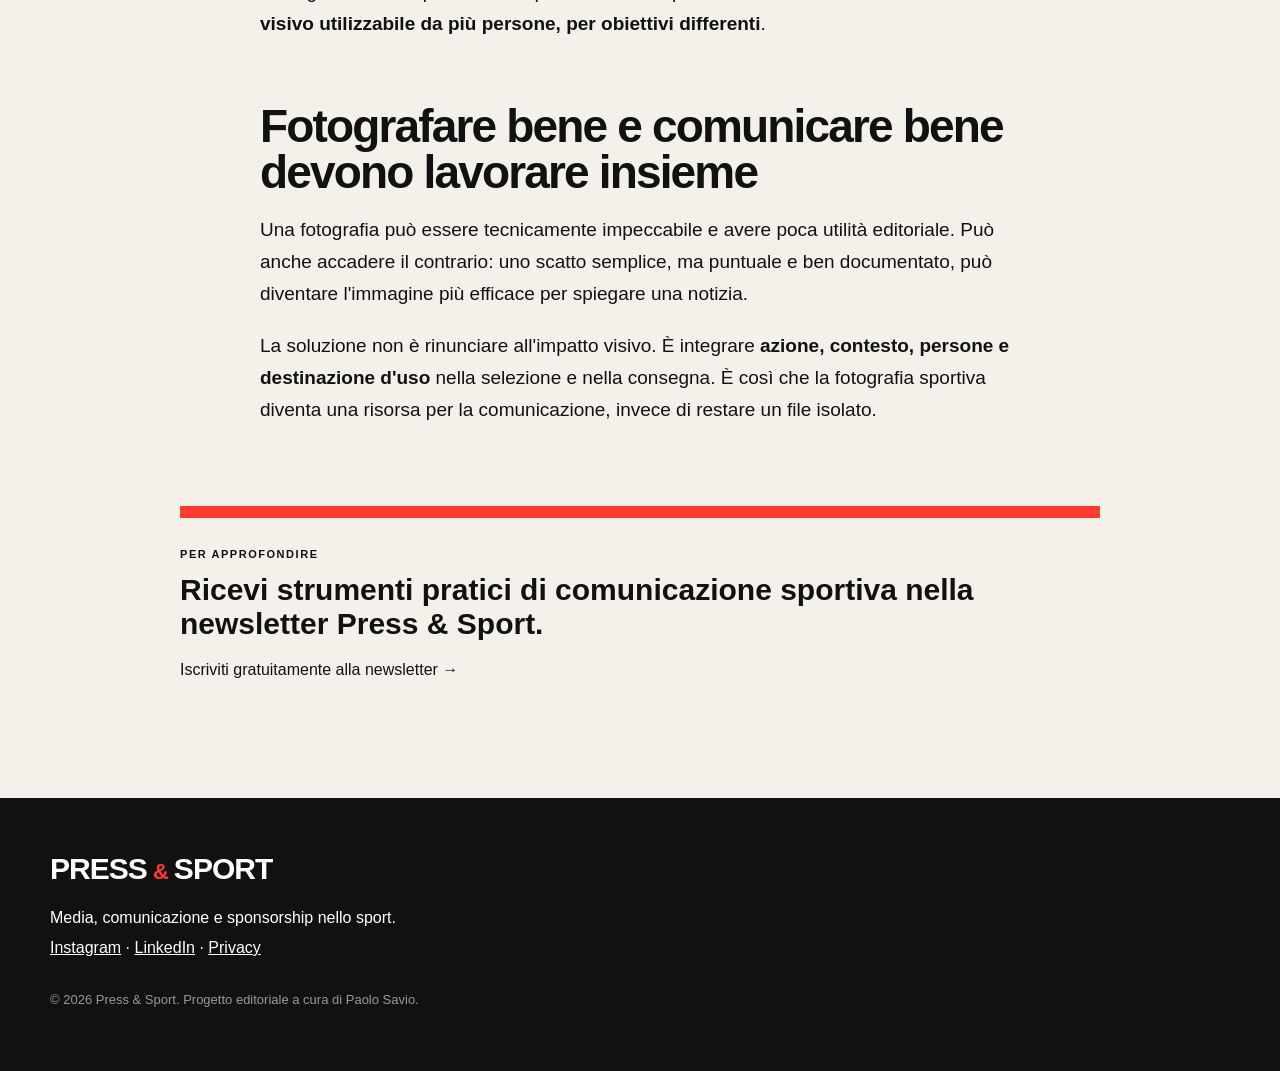
<file: articoli/una-foto-sportiva-utile-non-e-necessariamente-la-piu-spettacolare.html>
<!doctype html>
<html lang="it">
<head>
  <meta charset="utf-8">
  <meta name="viewport" content="width=device-width, initial-scale=1">
  <title>Una foto sportiva utile non è necessariamente la più spettacolare — Press &amp; Sport</title>
  <meta name="description" content="Fotografia sportiva per stampa, social e sponsor: come scegliere scatti utili, didascalie e materiali pronti per la comunicazione.">
  <meta name="theme-color" content="#111111">
  <meta name="robots" content="index,follow,max-image-preview:large">
  <link rel="canonical" href="https://pressandsport.it/articoli/una-foto-sportiva-utile-non-e-necessariamente-la-piu-spettacolare.html">
  <link rel="icon" href="/assets/press-sport-logo.svg" type="image/svg+xml">
  <meta property="og:type" content="article">
  <meta property="og:site_name" content="Press & Sport">
  <meta property="og:title" content="Una foto sportiva utile non è necessariamente la più spettacolare — Press &amp; Sport">
  <meta property="og:description" content="Fotografia sportiva per stampa, social e sponsor: come scegliere scatti utili, didascalie e materiali pronti per la comunicazione.">
  <meta property="og:url" content="https://pressandsport.it/articoli/una-foto-sportiva-utile-non-e-necessariamente-la-piu-spettacolare.html">
  <meta property="og:image" content="https://pressandsport.it/assets/press-sport-share.svg">
  <meta property="og:image:width" content="1200">
  <meta property="og:image:height" content="630">
  <meta name="twitter:card" content="summary_large_image">
  <meta name="twitter:image" content="https://pressandsport.it/assets/press-sport-share.svg">
  <meta property="article:published_time" content="2026-10-30">
  <meta property="article:section" content="Media">
  <script type="application/ld+json">
  {
    "@context":"https://schema.org",
    "@type":"Article",
    "headline":"Una foto sportiva utile non è necessariamente la più spettacolare",
    "description":"Fotografia sportiva per stampa, social e sponsor: come scegliere scatti utili, didascalie e materiali pronti per la comunicazione.",
    "datePublished":"2026-10-30",
    "dateModified":"2026-10-30",
    "image":"https://pressandsport.it/assets/press-sport-share.svg",
    "mainEntityOfPage":"https://pressandsport.it/articoli/una-foto-sportiva-utile-non-e-necessariamente-la-piu-spettacolare.html",
    "author":{"@type":"Person","name":"Paolo Savio"},
    "publisher":{"@type":"Organization","name":"Press & Sport","url":"https://pressandsport.it/","logo":"https://pressandsport.it/assets/press-sport-logo.svg"}
  }
  </script>
  <link rel="stylesheet" href="../styles.css">
</head>
<body>
  <header class="site-header">
    <a class="brand" href="../index.html" aria-label="Press & Sport, home">
      <span class="brand-press">PRESS</span><span class="brand-amp">&amp;</span><span class="brand-sport">SPORT</span>
    </a>
    <nav class="nav" aria-label="Navigazione principale">
      <a href="../index.html#progetto">Progetto</a>
      <a href="../index.html#articoli">Articoli</a>
      <a href="../index.html#rubriche">Rubriche</a>
      <a href="../index.html#newsletter">Newsletter</a>
    </nav>
  </header>

  <main class="article-page">
    <article class="article-shell">
      <a class="article-back" href="../index.html#articoli">← Torna agli articoli</a>
      <p class="article-kicker">MEDIA · APPROFONDIMENTO #03</p>
      <h1>Una foto sportiva utile non è necessariamente la più spettacolare.</h1>
      <p class="article-deck">L'azione conta. Ma stampa, social, sponsor e archivio chiedono a una fotografia cose diverse.</p>
      <div class="article-meta">Press &amp; Sport · 30 ottobre 2026 · A cura di Paolo Savio</div>

      <div class="article-body">
        <p class="article-lead">Il momento più acrobatico di una partita può produrre una fotografia straordinaria. Ma se non si riconoscono i protagonisti, non si capisce l'evento o il taglio non funziona nel formato di destinazione, quello scatto potrebbe non essere il più utile per raccontare la storia.</p>

        <p>La fotografia sportiva non si esaurisce nell'estetica. Per una società, una redazione o un'organizzazione è anche uno strumento di comunicazione: deve informare, documentare e poter essere utilizzata nel contesto corretto. Questo non rende meno importante la qualità fotografica. Aggiunge una domanda alla selezione: <strong>a cosa servirà questa immagine?</strong></p>

        <h2>La foto migliore dipende da chi la userà</h2>
        <p>Una fotografia di azione pura può essere perfetta per la copertina di un post. Una foto di gruppo può raccontare meglio un traguardo collettivo. Uno scatto ambientato può documentare il pubblico, l'impianto e la dimensione di un evento. Nessuna di queste immagini è superiore in assoluto: risponde a un'esigenza diversa.</p>

        <aside class="article-callout"><span>IL PUNTO</span><strong>Non scegliere solo la foto più bella. Scegli quella che racconta meglio ciò che devi comunicare.</strong></aside>

        <h2>Stampa: riconoscibilità, contesto e informazioni</h2>
        <p>Una redazione ha bisogno di un'immagine leggibile, pertinente alla notizia e pronta per la pubblicazione. I protagonisti devono essere identificabili, il momento deve essere coerente con il testo e la didascalia deve rispondere alle domande essenziali: chi, che cosa, dove e quando.</p>
        <p>Un'immagine spettacolare senza nomi o contesto può richiedere più lavoro di uno scatto meno appariscente ma accompagnato da informazioni corrette. Anche risoluzione adeguata, orientamento, credito fotografico e condizioni di utilizzo fanno parte della consegna.</p>

        <h2>Social: impatto immediato e formato</h2>
        <p>Nel feed l'attenzione si conquista in pochi istanti. Il soggetto deve essere chiaro anche su uno schermo piccolo; il ritaglio non deve eliminare elementi essenziali e la fotografia deve funzionare nel formato previsto. Una composizione orizzontale pensata per la stampa può perdere forza se tagliata verticalmente senza criterio.</p>
        <p>Per i social possono essere efficaci anche dettagli, emozioni, esultanze e momenti di backstage. L'importante è che siano coerenti con il messaggio e non diventino immagini decorative scollegate dal contenuto.</p>

        <h2>Sponsor: visibilità coerente, non logo a ogni costo</h2>
        <p>Un partner commerciale può aver bisogno di immagini che documentino la propria presenza nell'evento o nell'attività sportiva. Questo non significa forzare il marchio dentro ogni inquadratura: significa progettare anche fotografie nelle quali l'attivazione, l'ambiente e il contesto rendano comprensibile la partnership.</p>
        <p>Una foto che mostra un'attività reale può avere più valore di una semplice esposizione del logo. Per un media kit o un report sponsor è utile consegnare immagini che raccontino <strong>che cosa è successo e quale esperienza è stata creata</strong>.</p>

        <h2>Archivio: una fotografia deve essere ritrovabile</h2>
        <p>Il valore di uno scatto non termina con la pubblicazione. Una società sportiva costruisce nel tempo una memoria visiva di atleti, risultati, persone, impianti e manifestazioni. Senza un archivio ordinato, quel patrimonio diventa difficile da riutilizzare.</p>
        <p>Nome del file, data, evento, squadra, protagonisti, luogo, autore e diritti d'uso sono dati che conviene conservare insieme all'immagine. Quando possibile, queste informazioni possono essere registrate anche nei metadati IPTC, senza sostituire le verifiche sui diritti e sulle autorizzazioni necessarie.</p>

        <h2>Il lavoro editoriale comincia prima dello scatto</h2>
        <p>Se si conoscono in anticipo le destinazioni d'uso, si può costruire una copertura più completa. Oltre alle azioni principali, conviene prevedere immagini di contesto, ritratti, dettagli dell'organizzazione, momenti di relazione con il pubblico e documentazione delle attività dei partner.</p>
        <p>Questo approccio non impone di fotografare tutto. Permette di evitare il problema opposto: avere centinaia di file, ma non trovare lo scatto giusto quando serve.</p>

        <section class="toolbox-box">
          <p class="section-label">TOOLBOX · CHECKLIST</p>
          <h2>Sei controlli prima di consegnare una foto sportiva</h2>
          <div class="toolbox-grid">
            <div><span>01</span><strong>Messaggio</strong><p>Quale fatto, persona o momento deve raccontare?</p></div>
            <div><span>02</span><strong>Contesto</strong><p>Chi guarda capisce di quale evento si tratta?</p></div>
            <div><span>03</span><strong>Destinazione</strong><p>Funziona per stampa, social, sponsor o archivio?</p></div>
            <div><span>04</span><strong>Formato</strong><p>Risoluzione, taglio e leggibilità sono adeguati?</p></div>
            <div><span>05</span><strong>Informazioni</strong><p>Didascalia, nomi, data e credito sono corretti?</p></div>
            <div><span>06</span><strong>Utilizzo</strong><p>Diritti, autorizzazioni e condizioni d'uso sono verificati?</p></div>
          </div>
        </section>

        <h2>Un esempio concreto: la stessa partita, quattro racconti</h2>
        <p>Immaginiamo una finale. Per il comunicato stampa potrebbe servire la foto dell'azione decisiva con protagonisti riconoscibili. Per Instagram un'esultanza ravvicinata e leggibile sul telefono. Per il partner una fotografia che documenti l'attivazione realizzata durante l'evento. Per l'archivio una selezione più ampia, corredata da dati e crediti.</p>
        <p>Il fotografo non sta producendo quattro servizi separati. Sta costruendo <strong>un racconto visivo utilizzabile da più persone, per obiettivi differenti</strong>.</p>

        <h2>Fotografare bene e comunicare bene devono lavorare insieme</h2>
        <p>Una fotografia può essere tecnicamente impeccabile e avere poca utilità editoriale. Può anche accadere il contrario: uno scatto semplice, ma puntuale e ben documentato, può diventare l'immagine più efficace per spiegare una notizia.</p>
        <p>La soluzione non è rinunciare all'impatto visivo. È integrare <strong>azione, contesto, persone e destinazione d'uso</strong> nella selezione e nella consegna. È così che la fotografia sportiva diventa una risorsa per la comunicazione, invece di restare un file isolato.</p>
      </div>

      <div class="article-next">
        <span>PER APPROFONDIRE</span>
        <strong>Ricevi strumenti pratici di comunicazione sportiva nella newsletter Press &amp; Sport.</strong>
        <p><a href="../iscriviti.html">Iscriviti gratuitamente alla newsletter →</a></p>
      </div>
    </article>
  </main>

  <footer>
    <div class="brand footer-brand">
      <span class="brand-press">PRESS</span><span class="brand-amp">&amp;</span><span class="brand-sport">SPORT</span>
    </div>
    <p>Media, comunicazione e sponsorship nello sport.</p>
    <p class="social-links"><a href="https://www.instagram.com/pressandsport/" target="_blank" rel="noopener noreferrer">Instagram</a> · <a href="https://www.linkedin.com/company/146625659" target="_blank" rel="noopener noreferrer">LinkedIn</a> · <a href="../privacy.html">Privacy</a></p>
    <p class="copyright">© 2026 Press &amp; Sport. Progetto editoriale a cura di Paolo Savio.</p>
  </footer>
</body>
</html>
</file>
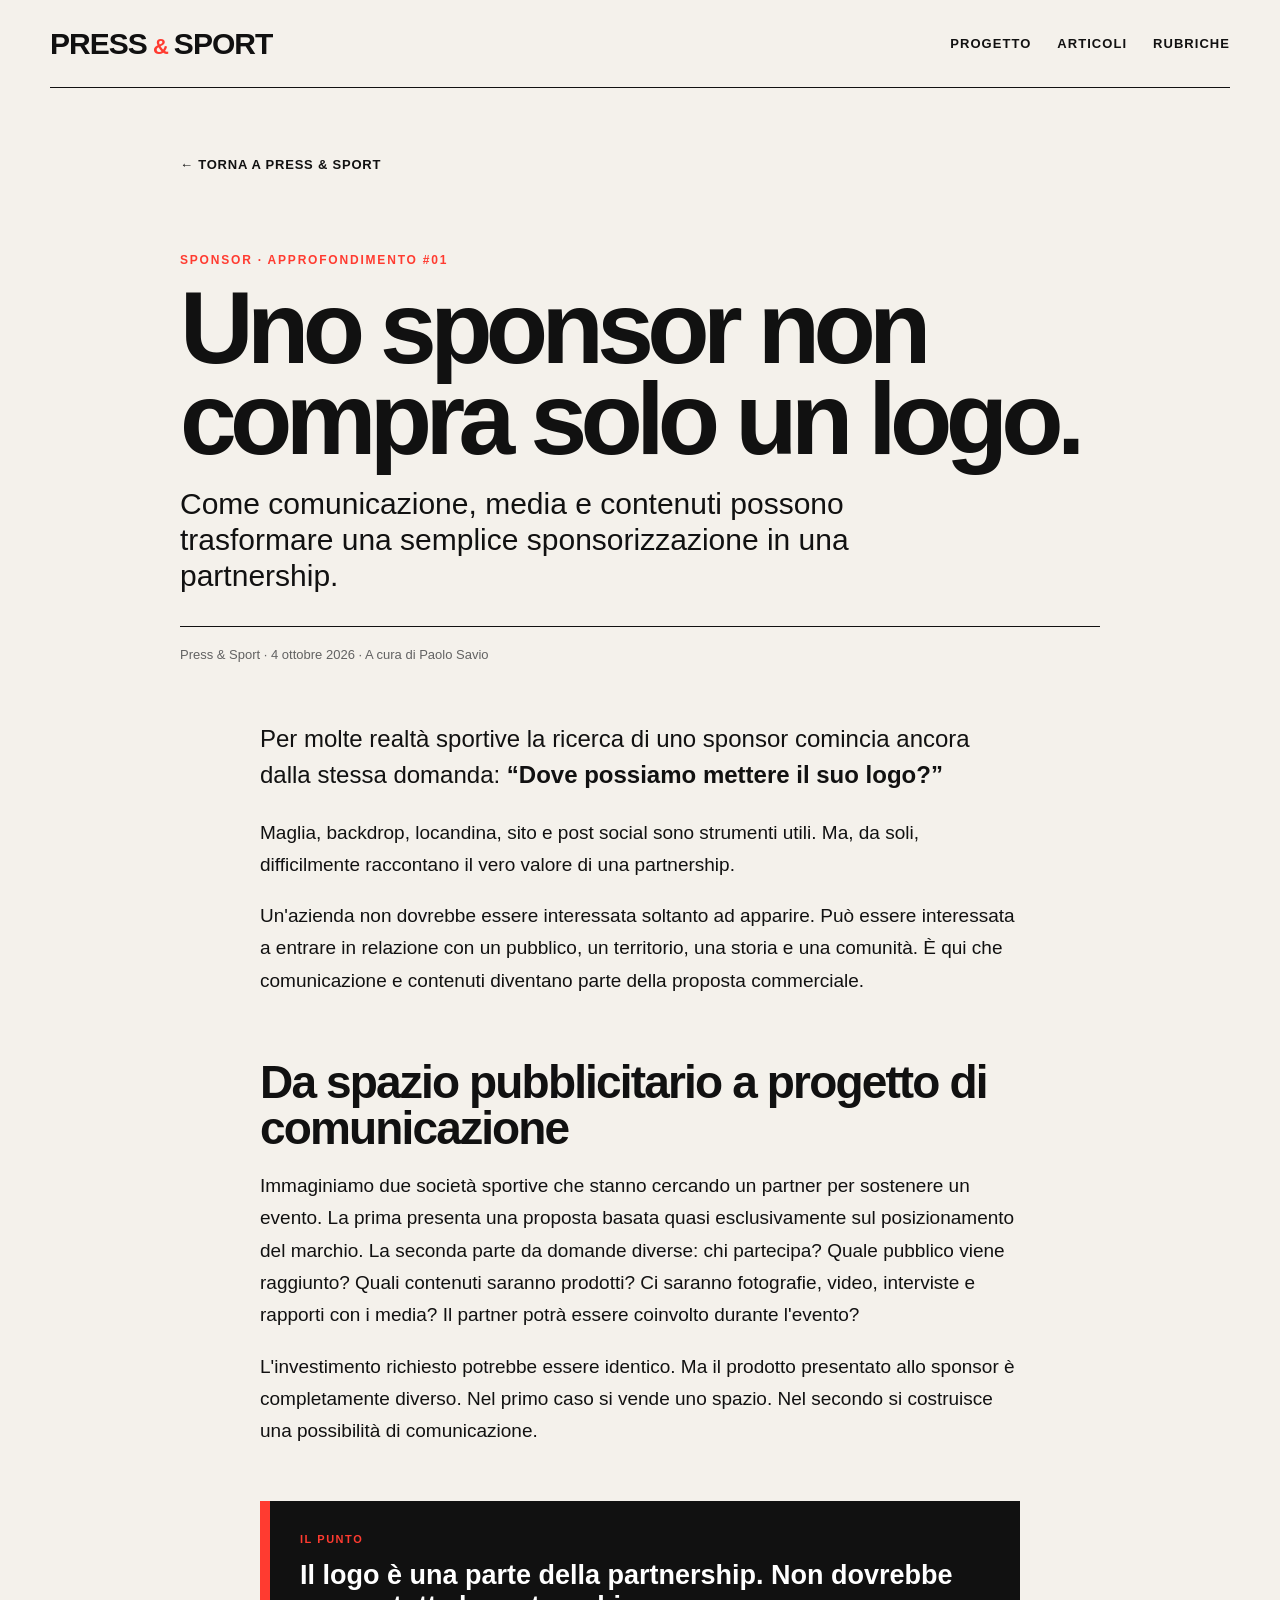
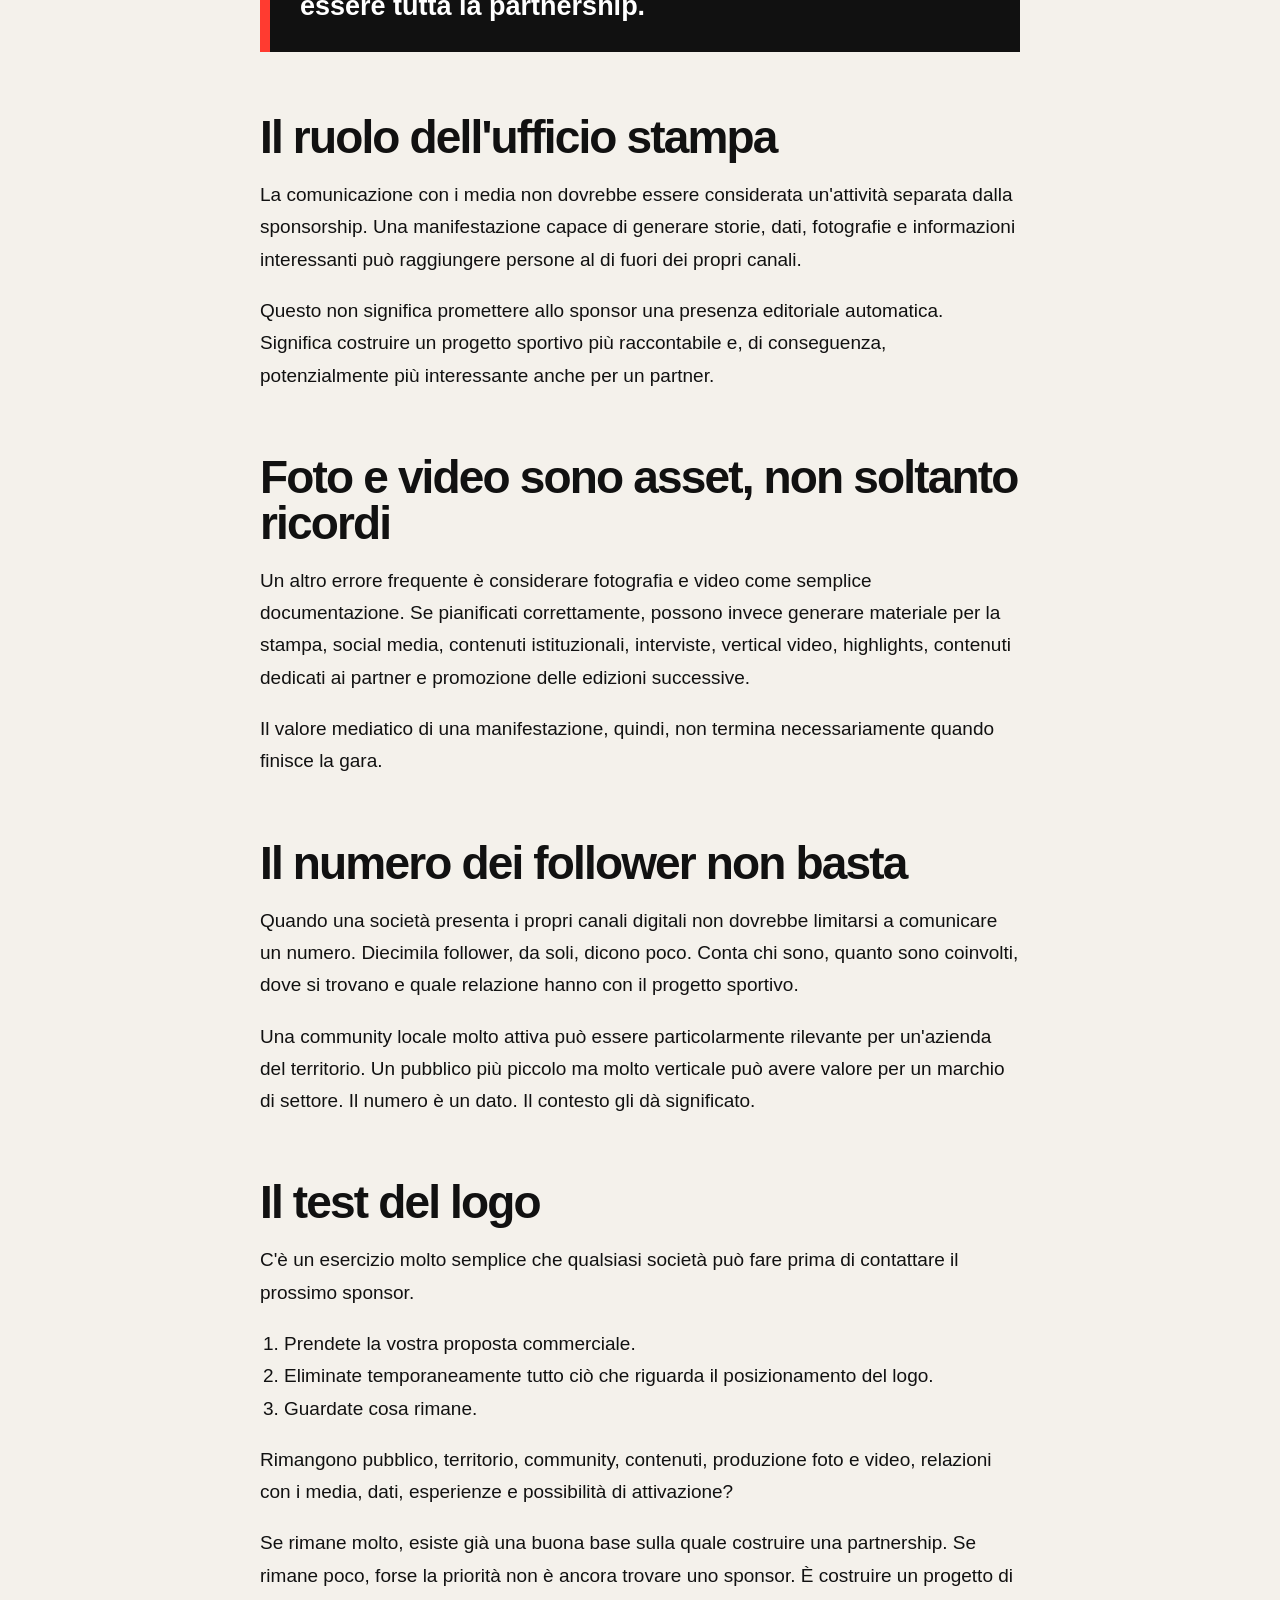
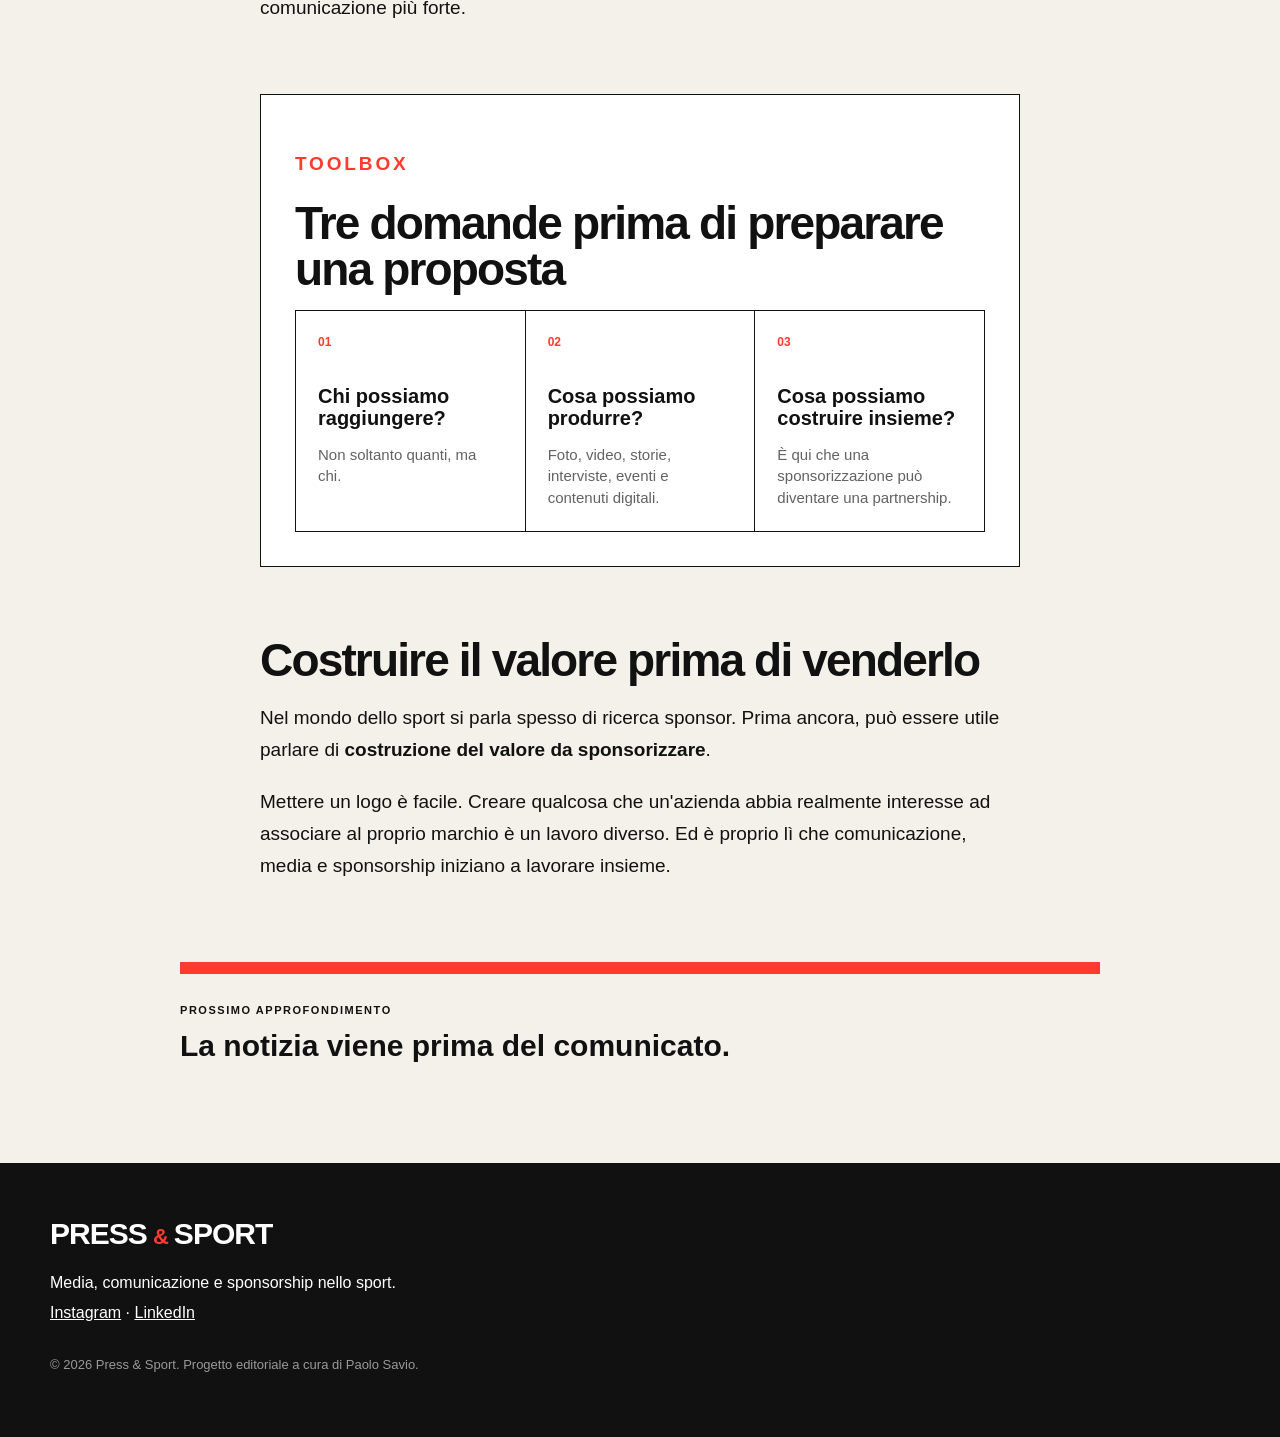
<file: articoli/uno-sponsor-non-compra-solo-un-logo.html>
<!doctype html>
<html lang="it">
<head>
  <meta charset="utf-8">
  <meta name="viewport" content="width=device-width, initial-scale=1">
  <title>Uno sponsor non compra solo un logo — Press & Sport</title>
  <meta name="description" content="Come comunicazione, media e contenuti possono trasformare una semplice sponsorizzazione sportiva in una partnership.">
  <meta name="theme-color" content="#111111">
  <meta name="robots" content="index,follow,max-image-preview:large">
  <link rel="canonical" href="https://pressandsport.it/articoli/uno-sponsor-non-compra-solo-un-logo.html">
  <link rel="icon" href="/assets/press-sport-logo.svg" type="image/svg+xml">
  <meta property="og:type" content="article">
  <meta property="og:site_name" content="Press & Sport">
  <meta property="og:title" content="Uno sponsor non compra solo un logo — Press & Sport">
  <meta property="og:description" content="Come comunicazione, media e contenuti possono trasformare una semplice sponsorizzazione sportiva in una partnership.">
  <meta property="og:url" content="https://pressandsport.it/articoli/uno-sponsor-non-compra-solo-un-logo.html">
  <meta property="og:image" content="https://pressandsport.it/assets/press-sport-share.svg">
  <meta property="og:image:width" content="1200">
  <meta property="og:image:height" content="630">
  <meta name="twitter:card" content="summary_large_image">
  <meta name="twitter:image" content="https://pressandsport.it/assets/press-sport-share.svg">
  <meta property="article:published_time" content="2026-10-04">
  <meta property="article:section" content="Sponsor">
  <script type="application/ld+json">
  {
    "@context":"https://schema.org",
    "@type":"Article",
    "headline":"Uno sponsor non compra solo un logo",
    "description":"Come comunicazione, media e contenuti possono trasformare una semplice sponsorizzazione sportiva in una partnership.",
    "datePublished":"2026-10-04",
    "dateModified":"2026-10-16",
    "image":"https://pressandsport.it/assets/press-sport-share.svg",
    "mainEntityOfPage":"https://pressandsport.it/articoli/uno-sponsor-non-compra-solo-un-logo.html",
    "author":{"@type":"Person","name":"Paolo Savio"},
    "publisher":{"@type":"Organization","name":"Press & Sport","url":"https://pressandsport.it/","logo":"https://pressandsport.it/assets/press-sport-logo.svg"}
  }
  </script>
  <link rel="stylesheet" href="../styles.css">
</head>
<body>
  <header class="site-header">
    <a class="brand" href="../index.html" aria-label="Press & Sport, home">
      <span class="brand-press">PRESS</span><span class="brand-amp">&amp;</span><span class="brand-sport">SPORT</span>
    </a>
    <nav class="nav" aria-label="Navigazione principale">
      <a href="../index.html#progetto">Progetto</a>
      <a href="../index.html#articoli">Articoli</a>
      <a href="../index.html#rubriche">Rubriche</a>
    </nav>
  </header>

  <main class="article-page">
    <article class="article-shell">
      <a class="article-back" href="../index.html">← Torna a Press &amp; Sport</a>
      <p class="article-kicker">SPONSOR · APPROFONDIMENTO #01</p>
      <h1>Uno sponsor non compra solo un logo.</h1>
      <p class="article-deck">Come comunicazione, media e contenuti possono trasformare una semplice sponsorizzazione in una partnership.</p>
      <div class="article-meta">Press &amp; Sport · 4 ottobre 2026 · A cura di Paolo Savio</div>

      <div class="article-body">
        <p class="article-lead">Per molte realtà sportive la ricerca di uno sponsor comincia ancora dalla stessa domanda: <strong>“Dove possiamo mettere il suo logo?”</strong></p>

        <p>Maglia, backdrop, locandina, sito e post social sono strumenti utili. Ma, da soli, difficilmente raccontano il vero valore di una partnership.</p>

        <p>Un'azienda non dovrebbe essere interessata soltanto ad apparire. Può essere interessata a entrare in relazione con un pubblico, un territorio, una storia e una comunità. È qui che comunicazione e contenuti diventano parte della proposta commerciale.</p>

        <h2>Da spazio pubblicitario a progetto di comunicazione</h2>

        <p>Immaginiamo due società sportive che stanno cercando un partner per sostenere un evento. La prima presenta una proposta basata quasi esclusivamente sul posizionamento del marchio. La seconda parte da domande diverse: chi partecipa? Quale pubblico viene raggiunto? Quali contenuti saranno prodotti? Ci saranno fotografie, video, interviste e rapporti con i media? Il partner potrà essere coinvolto durante l'evento?</p>

        <p>L'investimento richiesto potrebbe essere identico. Ma il prodotto presentato allo sponsor è completamente diverso. Nel primo caso si vende uno spazio. Nel secondo si costruisce una possibilità di comunicazione.</p>

        <aside class="article-callout">
          <span>IL PUNTO</span>
          <strong>Il logo è una parte della partnership. Non dovrebbe essere tutta la partnership.</strong>
        </aside>

        <h2>Il ruolo dell'ufficio stampa</h2>

        <p>La comunicazione con i media non dovrebbe essere considerata un'attività separata dalla sponsorship. Una manifestazione capace di generare storie, dati, fotografie e informazioni interessanti può raggiungere persone al di fuori dei propri canali.</p>

        <p>Questo non significa promettere allo sponsor una presenza editoriale automatica. Significa costruire un progetto sportivo più raccontabile e, di conseguenza, potenzialmente più interessante anche per un partner.</p>

        <h2>Foto e video sono asset, non soltanto ricordi</h2>

        <p>Un altro errore frequente è considerare fotografia e video come semplice documentazione. Se pianificati correttamente, possono invece generare materiale per la stampa, social media, contenuti istituzionali, interviste, vertical video, highlights, contenuti dedicati ai partner e promozione delle edizioni successive.</p>

        <p>Il valore mediatico di una manifestazione, quindi, non termina necessariamente quando finisce la gara.</p>

        <h2>Il numero dei follower non basta</h2>

        <p>Quando una società presenta i propri canali digitali non dovrebbe limitarsi a comunicare un numero. Diecimila follower, da soli, dicono poco. Conta chi sono, quanto sono coinvolti, dove si trovano e quale relazione hanno con il progetto sportivo.</p>

        <p>Una community locale molto attiva può essere particolarmente rilevante per un'azienda del territorio. Un pubblico più piccolo ma molto verticale può avere valore per un marchio di settore. Il numero è un dato. Il contesto gli dà significato.</p>

        <h2>Il test del logo</h2>

        <p>C'è un esercizio molto semplice che qualsiasi società può fare prima di contattare il prossimo sponsor.</p>

        <ol>
          <li>Prendete la vostra proposta commerciale.</li>
          <li>Eliminate temporaneamente tutto ciò che riguarda il posizionamento del logo.</li>
          <li>Guardate cosa rimane.</li>
        </ol>

        <p>Rimangono pubblico, territorio, community, contenuti, produzione foto e video, relazioni con i media, dati, esperienze e possibilità di attivazione?</p>

        <p>Se rimane molto, esiste già una buona base sulla quale costruire una partnership. Se rimane poco, forse la priorità non è ancora trovare uno sponsor. È costruire un progetto di comunicazione più forte.</p>

        <section class="toolbox-box">
          <p class="section-label">TOOLBOX</p>
          <h2>Tre domande prima di preparare una proposta</h2>
          <div class="toolbox-grid">
            <div><span>01</span><strong>Chi possiamo raggiungere?</strong><p>Non soltanto quanti, ma chi.</p></div>
            <div><span>02</span><strong>Cosa possiamo produrre?</strong><p>Foto, video, storie, interviste, eventi e contenuti digitali.</p></div>
            <div><span>03</span><strong>Cosa possiamo costruire insieme?</strong><p>È qui che una sponsorizzazione può diventare una partnership.</p></div>
          </div>
        </section>

        <h2>Costruire il valore prima di venderlo</h2>

        <p>Nel mondo dello sport si parla spesso di ricerca sponsor. Prima ancora, può essere utile parlare di <strong>costruzione del valore da sponsorizzare</strong>.</p>

        <p>Mettere un logo è facile. Creare qualcosa che un'azienda abbia realmente interesse ad associare al proprio marchio è un lavoro diverso. Ed è proprio lì che comunicazione, media e sponsorship iniziano a lavorare insieme.</p>
      </div>

      <div class="article-next">
        <span>PROSSIMO APPROFONDIMENTO</span>
        <strong><a href="la-notizia-viene-prima-del-comunicato.html">La notizia viene prima del comunicato.</a></strong>
      </div>
    </article>
  </main>

  <footer>
    <div class="brand footer-brand">
      <span class="brand-press">PRESS</span><span class="brand-amp">&amp;</span><span class="brand-sport">SPORT</span>
    </div>
    <p>Media, comunicazione e sponsorship nello sport.</p>
    <p class="social-links"><a href="https://www.instagram.com/pressandsport/" target="_blank" rel="noopener noreferrer">Instagram</a> · <a href="https://www.linkedin.com/company/146625659" target="_blank" rel="noopener noreferrer">LinkedIn</a></p>
    <p class="copyright">© 2026 Press &amp; Sport. Progetto editoriale a cura di Paolo Savio.</p>
  </footer>
</body>
</html>
</file>
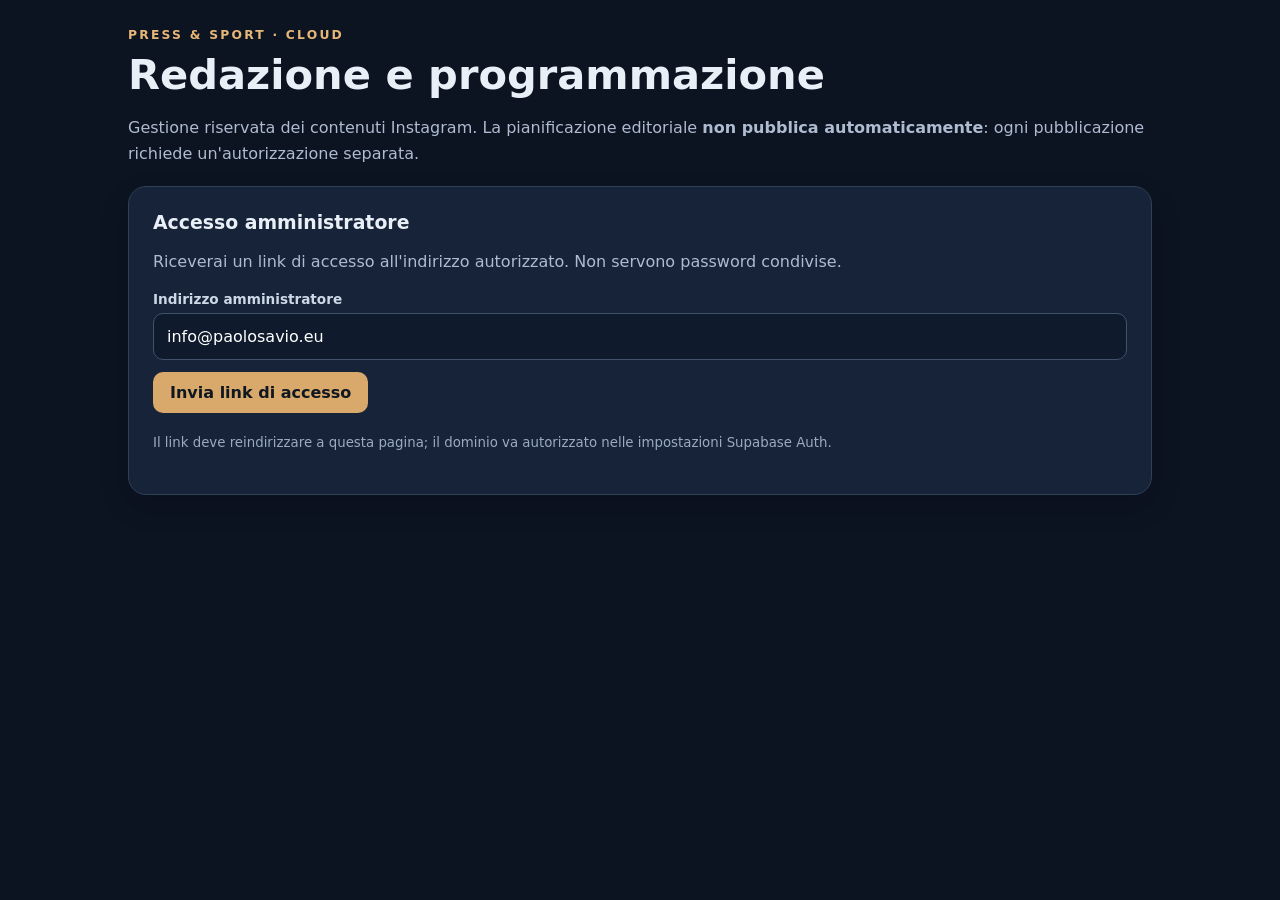
<file: supabase/functions/presssport-admin/portal.html>
<!doctype html>
<html lang="it">
<head>
<meta charset="utf-8"><meta name="viewport" content="width=device-width,initial-scale=1">
<meta name="robots" content="noindex,nofollow"><title>Press & Sport Cloud — Redazione</title>
<style>
:root{color-scheme:dark;font-family:Inter,system-ui,Arial,sans-serif;background:#0c1321;color:#e9eff7}
*{box-sizing:border-box}body{margin:0}main{max-width:1060px;margin:auto;padding:28px 18px 70px}
h1{font-size:clamp(1.65rem,4vw,2.6rem);margin:8px 0}h2{margin:0 0 14px;font-size:1.18rem}
p{line-height:1.6;color:#aebbd0}.top{display:flex;align-items:center;justify-content:space-between;gap:12px}
.brand{font-weight:800;letter-spacing:.18em;color:#e7b778;font-size:.77rem}
.card{border:1px solid #304059;background:#172338;border-radius:18px;padding:24px;margin-top:20px;box-shadow:0 12px 30px #0002}
label{display:block;font-weight:600;font-size:.85rem;color:#cdd8e7;margin:15px 0 6px}
input,textarea{width:100%;background:#0f1b2d;color:#fff;border:1px solid #41516a;border-radius:10px;padding:13px;font:inherit;outline-offset:3px}
textarea{min-height:126px;resize:vertical}button{background:#d8a96a;border:0;border-radius:10px;color:#101723;padding:11px 17px;font:inherit;font-weight:700;cursor:pointer;margin:12px 8px 0 0}
button.secondary{background:#2b3a51;color:#e8f0ff}button:disabled{opacity:.5;cursor:not-allowed}
small{color:#9caac0}#notice{min-height:22px;margin-top:15px;color:#e7b778;white-space:pre-wrap}
.toolbar{display:flex;justify-content:space-between;align-items:center;gap:12px;flex-wrap:wrap}
.item{padding:16px 0;border-top:1px solid #314158}.item h3{margin:0 0 6px;font-size:1rem;overflow-wrap:anywhere}
.meta{font-size:.82rem;color:#afbed1;overflow-wrap:anywhere}.pill{display:inline-block;background:#32445e;border-radius:18px;padding:4px 10px;font-size:.75rem;font-weight:700}
.two{display:grid;grid-template-columns:1fr 1fr;gap:20px}@media(max-width:720px){.two{grid-template-columns:1fr}}
.hide{display:none!important}.warning{border-left:3px solid #d8a96a;padding-left:12px}.actions{display:flex;flex-wrap:wrap}
</style>
</head>
<body><main>
<div class="top"><div class="brand">PRESS & SPORT · CLOUD</div><button id="logout" class="secondary hide" type="button">Esci</button></div>
<h1>Redazione e programmazione</h1>
<p>Gestione riservata dei contenuti Instagram. La pianificazione editoriale <strong>non pubblica automaticamente</strong>: ogni pubblicazione richiede un'autorizzazione separata.</p>
<section id="login" class="card">
<h2>Accesso amministratore</h2>
<p>Riceverai un link di accesso all'indirizzo autorizzato. Non servono password condivise.</p>
<label for="email">Indirizzo amministratore</label>
<input id="email" type="email" value="info@paolosavio.eu" readonly autocomplete="username">
<button id="sendlink" type="button">Invia link di accesso</button>
<p><small>Il link deve reindirizzare a questa pagina; il dominio va autorizzato nelle impostazioni Supabase Auth.</small></p>
</section>
<section id="console" class="hide">
<div class="card toolbar"><div><h2>Area riservata</h2><small id="identity"></small></div>
<button id="refresh" class="secondary">Aggiorna</button></div>
<div class="two">
<section class="card"><h2>Nuova bozza</h2>
<label for="postKey">Codice contenuto (slug univoco)</label>
<input id="postKey" placeholder="presssport-post-2026-11-03" maxlength="80">
<label for="caption">Caption Instagram</label><textarea id="caption" maxlength="2200" placeholder="Scrivi la caption..."></textarea>
<label for="urls">URL pubblici delle immagini JPEG (da 2 a 10; uno per riga)</label>
<textarea id="urls" placeholder="https://pressandsport.it/.../slide-01.jpg"></textarea>
<button id="create" type="button">Salva bozza</button>
</section>
<section class="card"><h2>Contenuti in lavorazione</h2><div id="items"><p>Nessuna bozza caricata.</p></div></section>
</div>
<section class="card warning"><h2>Pubblicazione protetta</h2><p>Le bozze e le date pianificate sono soltanto editoriali. Il pulsante di pubblicazione non è disponibile in questa versione; il carosello già pubblicato non viene riproposto.</p></section>
</section>
<div id="notice" role="status" aria-live="polite"></div>
</main>
<script nonce="__CSP_NONCE__" type="module">
import { createClient } from "https://esm.sh/@supabase/supabase-js@2.95.0";
const $=id=>document.getElementById(id), notice=$("notice");
const endpoint=location.pathname;
const show=(msg,bad=false)=>{notice.textContent=msg;notice.style.color=bad?"#ffb4af":"#e7b778"};
let client=null, session=null, busy=false;
const config=await fetch(endpoint+"?mode=config",{cache:"no-store"}).then(r=>{if(!r.ok)throw Error("Configurazione non disponibile");return r.json()});
client=createClient(config.supabase_url,config.publishable_key,{auth:{storageKey:"presssport-admin-session",detectSessionInUrl:true,persistSession:true,autoRefreshToken:true}});
function toggle(yes){$("login").classList.toggle("hide",yes);$("console").classList.toggle("hide",!yes);$("logout").classList.toggle("hide",!yes)}
async function api(action,payload={},post_key=null){
  const {data:{session:s}}=await client.auth.getSession();
  if(!s?.access_token)throw Error("Sessione scaduta: accedi di nuovo");
  const result=await fetch(endpoint+"?mode=api",{method:"POST",
    headers:{"Content-Type":"application/json","Authorization":"Bearer "+s.access_token},
    body:JSON.stringify({action,payload,post_key}),cache:"no-store"});
  const data=await result.json();
  if(!result.ok)throw Error(data.error||"Errore del servizio");
  return data;
}
const states={draft:"Bozza",ready_for_review:"Da approvare",approved:"Approvato",planned:"Pianificato",cancelled:"Annullato"};
function btn(label,callback){const e=document.createElement("button");e.className="secondary";e.textContent=label;e.addEventListener("click",async()=>{if(busy)return;busy=true;e.disabled=true;try{await callback();await load()}catch(err){show(err.message,true)}finally{busy=false;e.disabled=false}});return e}
function render(items){
  const root=$("items");root.replaceChildren();
  if(!items?.length){const e=document.createElement("p");e.textContent="Nessuna bozza in coda.";root.append(e);return}
  for(const p of items){
    const wrap=document.createElement("div");wrap.className="item";
    const title=document.createElement("h3");title.textContent=p.post_key;wrap.append(title);
    const badge=document.createElement("span");badge.className="pill";badge.textContent=states[p.editorial_state]||p.editorial_state;wrap.append(badge);
    const desc=document.createElement("p");desc.textContent=p.caption;wrap.append(desc);
    const meta=document.createElement("div");meta.className="meta";meta.textContent=p.image_urls.length+" immagini · "+(p.planned_at?new Date(p.planned_at).toLocaleString("it-IT"):"nessuna data");wrap.append(meta);
    const actions=document.createElement("div");actions.className="actions";
    const trans=async to_state=>api("transition",{from_state:p.editorial_state,to_state},p.post_key);
    if(p.editorial_state==="draft")actions.append(btn("Invia in revisione",()=>trans("ready_for_review")));
    if(p.editorial_state==="ready_for_review"){
      actions.append(btn("Approva contenuto",()=>trans("approved")));
      actions.append(btn("Ritorna a bozza",()=>trans("draft")));
    }
    if(p.editorial_state==="approved")actions.append(btn("Pianifica",async()=>{
      const value=prompt("Data e ora italiana (formato AAAA-MM-GG HH:MM). È solo una pianificazione editoriale.");
      if(value===null)return;
      const match=/^(\d{4})-(\d{2})-(\d{2}) (\d{2}):(\d{2})$/.exec(value);
      if(!match)throw Error("Formato data non valido");
      const dt=new Date(match[1]+"-"+match[2]+"-"+match[3]+"T"+match[4]+":"+match[5]+":00");
      if(!Number.isFinite(dt.getTime()))throw Error("Data non valida");
      return api("transition",{from_state:"approved",to_state:"planned",planned_at:dt.toISOString()},p.post_key);
    }));
    if(p.editorial_state==="planned")actions.append(btn("Rimuovi data",()=>trans("approved")));
    if(!["cancelled"].includes(p.editorial_state))actions.append(btn("Annulla contenuto",()=>{
      if(!confirm("Annullare questa bozza?"))return;
      return trans("cancelled");
    }));
    wrap.append(actions);root.append(wrap);
  }
}
async function load(){
  const d=await api("list");$("identity").textContent=d.admin_email;
  render(d.items);toggle(true);show("Area editoriale aggiornata. La pubblicazione è disattivata.");
}
async function check(){
  const {data:{session:s}}=await client.auth.getSession();session=s;
  if(!s){toggle(false);return}
  try{await load()}catch(e){toggle(false);show(e.message,true)}
}
$("sendlink").addEventListener("click",async()=>{
  $("sendlink").disabled=true;try{
    const {error}=await client.auth.signInWithOtp({
      email:config.admin_email,
      options:{emailRedirectTo:location.origin+location.pathname,shouldCreateUser:true}
    });
    if(error)throw error;
    show("Link richiesto. Controlla la casella "+config.admin_email+".");
  }catch(e){show(e.message,true)}finally{$("sendlink").disabled=false}
});
$("logout").addEventListener("click",async()=>{await client.auth.signOut();session=null;toggle(false);show("Accesso terminato.")});
$("refresh").addEventListener("click",()=>load().catch(e=>show(e.message,true)));
$("create").addEventListener("click",async()=>{
  $("create").disabled=true;try{
    const post_key=$("postKey").value.trim(),caption=$("caption").value.trim(),
          image_urls=$("urls").value.split(/\r?\n/).map(x=>x.trim()).filter(Boolean);
    await api("create",{post_key,caption,image_urls,instagram_account_id:"17841425937268080"});
    $("postKey").value="";$("caption").value="";$("urls").value="";
    await load();show("Bozza salvata. Pubblicazione NON autorizzata.");
  }catch(e){show(e.message,true)}finally{$("create").disabled=false}
});
client.auth.onAuthStateChange((event)=>{if(event==="SIGNED_OUT")toggle(false)});
await check();
</script></body></html>
</file>
<file: styles.css>
:root {
  --bg: #f4f1eb;
  --paper: #ffffff;
  --ink: #111111;
  --muted: #626262;
  --line: #d8d3ca;
  --accent: #ff3b30;
  --max: 1180px;
}

* { box-sizing: border-box; }
html { scroll-behavior: smooth; }
body {
  margin: 0;
  background: var(--bg);
  color: var(--ink);
  font-family: Arial, Helvetica, sans-serif;
  line-height: 1.5;
}
a { color: inherit; }
.site-header {
  width: min(calc(100% - 40px), var(--max));
  margin: 0 auto;
  min-height: 88px;
  display: flex;
  align-items: center;
  justify-content: space-between;
  border-bottom: 1px solid var(--ink);
}
.brand {
  display: inline-flex;
  align-items: baseline;
  gap: 4px;
  text-decoration: none;
  font-weight: 900;
  letter-spacing: -0.06em;
  line-height: 1;
}
.brand-press { font-size: 30px; }
.brand-amp { font-size: 22px; color: var(--accent); margin: 0 2px; }
.brand-sport { font-size: 30px; }
.nav { display: flex; gap: 26px; }
.nav a {
  text-decoration: none;
  font-size: 13px;
  font-weight: 700;
  text-transform: uppercase;
  letter-spacing: .08em;
}
.nav a:hover { color: var(--accent); }

.hero {
  width: min(calc(100% - 40px), var(--max));
  margin: 0 auto;
  padding: 92px 0 72px;
}
.hero-kicker, .section-label {
  color: var(--accent);
  font-size: 12px;
  font-weight: 800;
  letter-spacing: .15em;
}
.hero h1 {
  max-width: 1050px;
  margin: 18px 0 28px;
  font-size: clamp(48px, 8vw, 102px);
  line-height: .93;
  letter-spacing: -0.065em;
}
.hero h1 span { color: var(--accent); }
.hero-copy {
  max-width: 760px;
  margin: 0;
  font-size: clamp(19px, 2.2vw, 28px);
  line-height: 1.25;
}
.hero-actions {
  display: flex;
  flex-wrap: wrap;
  gap: 12px;
  margin-top: 36px;
}
.button {
  display: inline-block;
  padding: 14px 18px;
  border: 1px solid var(--ink);
  text-decoration: none;
  font-size: 13px;
  font-weight: 800;
  text-transform: uppercase;
  letter-spacing: .05em;
}
.button.primary { background: var(--ink); color: white; }
.button.primary:hover { background: var(--accent); border-color: var(--accent); }
.button.secondary:hover { background: var(--paper); }
.hero-line { width: 100%; height: 12px; background: var(--accent); margin-top: 72px; }

.intro {
  width: min(calc(100% - 40px), var(--max));
  margin: 0 auto;
  padding: 78px 0;
  display: grid;
  grid-template-columns: 1.1fr .9fr;
  gap: 80px;
  border-bottom: 1px solid var(--ink);
}
.intro h2 {
  margin: 12px 0 0;
  font-size: clamp(34px, 4vw, 58px);
  line-height: 1;
  letter-spacing: -0.045em;
}
.intro-copy { font-size: 19px; }
.intro-copy p:first-child { margin-top: 0; }

.topics {
  width: min(calc(100% - 40px), var(--max));
  margin: 0 auto;
  padding: 70px 0;
  display: grid;
  grid-template-columns: repeat(3, 1fr);
  border-bottom: 1px solid var(--ink);
}
.topics article {
  min-height: 250px;
  padding: 24px;
  border-top: 1px solid var(--ink);
  border-right: 1px solid var(--ink);
}
.topics article:nth-child(3n) { border-right: 0; }
.topics article:nth-child(n+4) { border-bottom: 1px solid var(--ink); }
.topics article span {
  color: var(--accent);
  font-size: 12px;
  font-weight: 800;
}
.topics h3 {
  margin: 44px 0 12px;
  font-size: 30px;
  letter-spacing: -0.04em;
}
.topics p { margin: 0; color: var(--muted); }

.newsletter {
  width: min(calc(100% - 40px), var(--max));
  margin: 80px auto;
  background: var(--ink);
  color: white;
  padding: clamp(36px, 6vw, 74px);
}
.newsletter-badge {
  display: inline-block;
  background: var(--accent);
  color: white;
  padding: 7px 10px;
  font-size: 11px;
  font-weight: 900;
  letter-spacing: .12em;
}
.newsletter h2 {
  margin: 22px 0 14px;
  font-size: clamp(42px, 6vw, 78px);
  line-height: .95;
  letter-spacing: -0.055em;
}
.newsletter p { max-width: 760px; font-size: 20px; }
.newsletter-note { color: #bdbdbd; font-size: 15px !important; }

.manifesto {
  width: min(calc(100% - 40px), var(--max));
  margin: 0 auto 90px;
  padding-top: 30px;
}
.manifesto p {
  margin: 0;
  font-size: clamp(52px, 10vw, 142px);
  font-weight: 900;
  line-height: .82;
  letter-spacing: -0.07em;
}
.manifesto .accent { color: var(--accent); }

footer {
  background: var(--ink);
  color: white;
  padding: 56px max(20px, calc((100vw - var(--max)) / 2));
}
.footer-brand { margin-bottom: 16px; }
footer p { margin: 6px 0; }
.copyright { margin-top: 30px; color: #999; font-size: 13px; }

@media (max-width: 820px) {
  .site-header { min-height: 76px; }
  .nav { display: none; }
  .hero { padding-top: 62px; }
  .intro { grid-template-columns: 1fr; gap: 28px; }
  .topics { grid-template-columns: 1fr; }
  .topics article,
  .topics article:nth-child(3n),
  .topics article:nth-child(n+4) {
    border-right: 0;
    border-bottom: 1px solid var(--ink);
  }
  .topics article { min-height: 210px; }
}

@media (max-width: 480px) {
  .site-header, .hero, .intro, .topics, .newsletter, .manifesto {
    width: min(calc(100% - 28px), var(--max));
  }
  .brand-press, .brand-sport { font-size: 25px; }
  .brand-amp { font-size: 18px; }
  .hero h1 { font-size: 50px; }
}

.featured-article {
  width: min(calc(100% - 40px), var(--max));
  margin: 80px auto 0;
  padding: 54px 0;
  border-top: 1px solid var(--ink);
  border-bottom: 1px solid var(--ink);
}
.featured-article-grid {
  display: grid;
  grid-template-columns: 1.3fr .7fr;
  gap: 70px;
  align-items: end;
}
.featured-article h2 {
  margin: 12px 0 14px;
  max-width: 760px;
  font-size: clamp(42px, 6vw, 76px);
  line-height: .94;
  letter-spacing: -0.055em;
}
.featured-article p { max-width: 720px; font-size: 19px; }
.featured-article-action { display: flex; flex-direction: column; align-items: flex-start; gap: 18px; }
.featured-article-action span { color: var(--accent); font-size: 12px; font-weight: 900; letter-spacing: .14em; }

.article-page { min-height: 70vh; }
.article-shell {
  width: min(calc(100% - 40px), 920px);
  margin: 0 auto;
  padding: 64px 0 100px;
}
.article-back {
  display: inline-block;
  margin-bottom: 64px;
  text-decoration: none;
  font-size: 13px;
  font-weight: 800;
  text-transform: uppercase;
  letter-spacing: .06em;
}
.article-back:hover { color: var(--accent); }
.article-kicker { color: var(--accent); font-size: 12px; font-weight: 900; letter-spacing: .15em; }
.article-shell > h1 {
  margin: 14px 0 20px;
  font-size: clamp(52px, 8vw, 102px);
  line-height: .9;
  letter-spacing: -0.065em;
}
.article-deck {
  max-width: 790px;
  margin: 0;
  font-size: clamp(21px, 2.5vw, 30px);
  line-height: 1.2;
}
.article-meta {
  margin: 32px 0 56px;
  padding-top: 18px;
  border-top: 1px solid var(--ink);
  color: var(--muted);
  font-size: 13px;
}
.article-body { max-width: 760px; margin: 0 auto; }
.article-body p, .article-body li { font-size: 19px; line-height: 1.7; }
.article-lead { font-size: 24px !important; line-height: 1.5 !important; }
.article-body h2 {
  margin: 62px 0 18px;
  font-size: clamp(31px, 4vw, 46px);
  line-height: 1;
  letter-spacing: -0.04em;
}
.article-body ol { padding-left: 24px; }
.article-callout {
  margin: 54px 0;
  padding: 30px;
  border-left: 10px solid var(--accent);
  background: var(--ink);
  color: white;
}
.article-callout span { display: block; margin-bottom: 12px; color: var(--accent); font-size: 11px; font-weight: 900; letter-spacing: .14em; }
.article-callout strong { display: block; font-size: 27px; line-height: 1.15; }
.toolbox-box {
  margin: 70px 0;
  padding: 34px;
  background: var(--paper);
  border: 1px solid var(--ink);
}
.toolbox-box h2 { margin-top: 12px; }
.toolbox-grid { display: grid; grid-template-columns: repeat(3, 1fr); gap: 1px; background: var(--ink); border: 1px solid var(--ink); }
.toolbox-grid > div { background: var(--paper); padding: 22px; }
.toolbox-grid span { display: block; margin-bottom: 34px; color: var(--accent); font-size: 12px; font-weight: 900; }
.toolbox-grid strong { display: block; font-size: 20px; line-height: 1.1; }
.toolbox-grid p { margin-bottom: 0; font-size: 15px !important; line-height: 1.45 !important; color: var(--muted); }
.article-next {
  margin-top: 80px;
  padding-top: 28px;
  border-top: 12px solid var(--accent);
}
.article-next span { display: block; margin-bottom: 10px; font-size: 11px; font-weight: 900; letter-spacing: .14em; }
.article-next strong { font-size: 30px; line-height: 1.15; }

@media (max-width: 820px) {
  .featured-article-grid { grid-template-columns: 1fr; gap: 28px; }
  .toolbox-grid { grid-template-columns: 1fr; }
  .article-shell { padding-top: 42px; }
  .article-back { margin-bottom: 42px; }
}
@media (max-width: 480px) {
  .featured-article, .article-shell { width: min(calc(100% - 28px), var(--max)); }
  .article-shell > h1 { font-size: 56px; }
  .article-body p, .article-body li { font-size: 18px; }
}


.article-archive {
  width: min(calc(100% - 40px), var(--max));
  margin: 34px auto 0;
  padding: 40px 0 18px;
}
.article-list {
  margin-top: 18px;
  border-top: 1px solid var(--ink);
}
.article-list article {
  display: grid;
  grid-template-columns: 120px 1fr auto;
  gap: 28px;
  align-items: center;
  padding: 28px 0;
  border-bottom: 1px solid var(--ink);
}
.article-list .article-number {
  color: var(--accent);
  font-size: 12px;
  font-weight: 900;
  letter-spacing: .14em;
}
.article-list h3 {
  margin: 0 0 6px;
  font-size: clamp(26px, 3vw, 38px);
  line-height: 1;
  letter-spacing: -0.04em;
}
.article-list p {
  margin: 0;
  color: var(--muted);
}
.article-list a {
  white-space: nowrap;
}
.article-next a {
  color: inherit;
  text-decoration: none;
}
.article-next a:hover {
  color: var(--accent);
}
@media (max-width: 820px) {
  .article-list article { grid-template-columns: 1fr; gap: 12px; }
  .article-list a { justify-self: start; }
}
@media (max-width: 480px) {
  .article-archive { width: min(calc(100% - 28px), var(--max)); }
}
</file>
